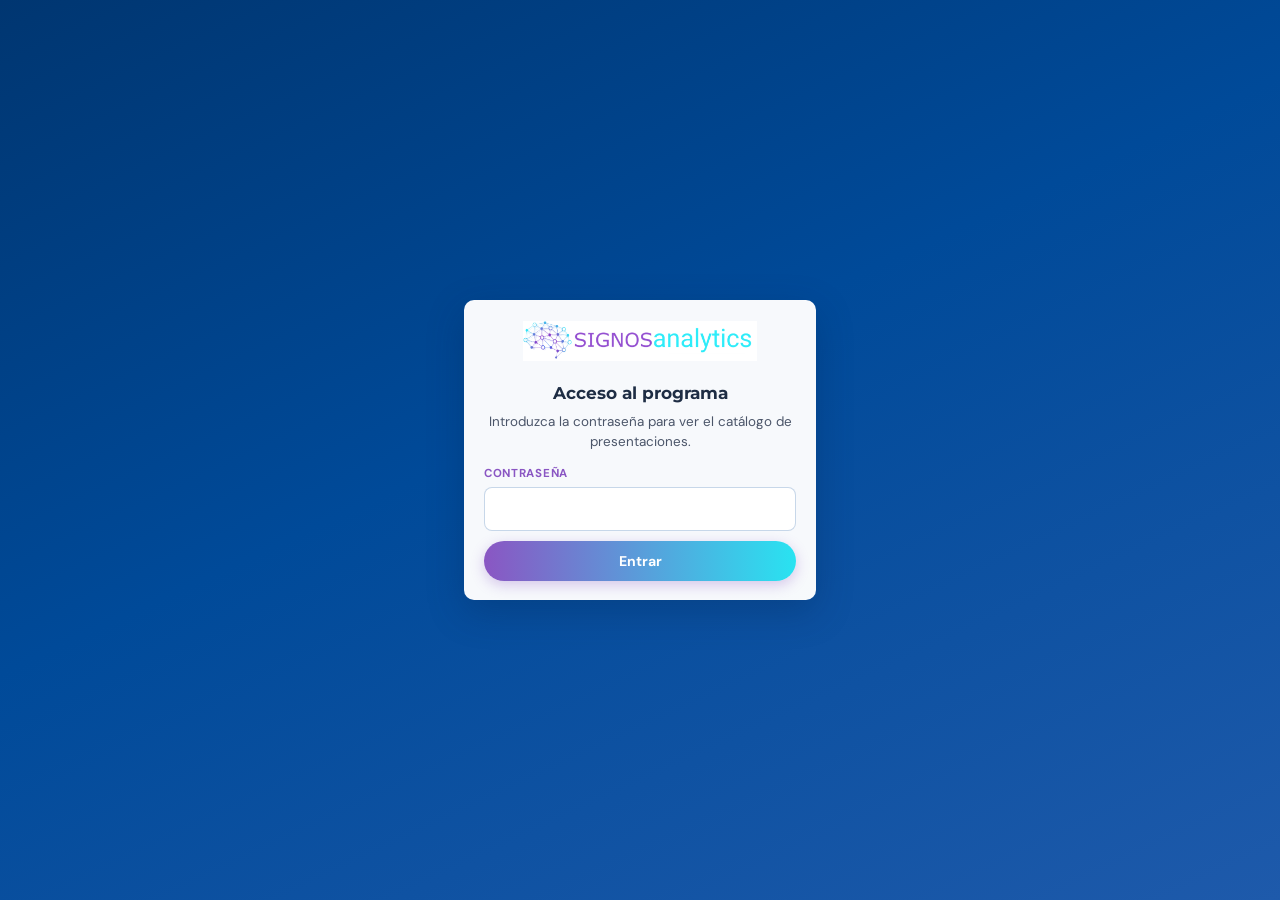
<file: index.html>
<!DOCTYPE html>
<html lang="es">
<head>
  <meta charset="utf-8" />
  <meta name="viewport" content="width=device-width, initial-scale=1" />
  <title>Programa Copiapó — SIGNOS analytics</title>
  <link rel="preconnect" href="https://fonts.googleapis.com" />
  <link rel="preconnect" href="https://fonts.gstatic.com" crossorigin />
  <link href="https://fonts.googleapis.com/css2?family=DM+Sans:ital,opsz,wght@0,9..40,400;0,9..40,600;0,9..40,700&family=Montserrat:wght@500;600;700&display=swap" rel="stylesheet" />
  <link rel="stylesheet" href="assets/deck-nav.css" />
  <style>
    :root {
      --signos-navy: #004a99;
      --signos-purple: #8a56c3;
      --signos-cyan: #29e3f1;
      --signos-navy-deep: #003671;
      --dk: #1e2d44;
      --accent: var(--signos-purple);
      --accent2: var(--signos-cyan);
      --muted: #6b7c99;
      --surface: #ffffff;
      --bg: linear-gradient(165deg, #e8f3fb 0%, #eef1f8 45%, #e4e9f2 100%);
      --shadow: 0 6px 18px rgba(0, 54, 113, 0.12);
      --radius: 10px;
      --maxw: 920px;
      --deck-chrome-top: 4.55rem;
    }
    * { box-sizing: border-box; }
    body {
      margin: 0;
      font-family: "DM Sans", system-ui, -apple-system, Segoe UI, Roboto, sans-serif;
      color: var(--dk);
      background: var(--bg);
      line-height: 1.55;
      font-size: clamp(13px, 2.2vw, 15px);
    }
    a { color: var(--signos-navy); text-decoration: none; }
    a:hover { color: var(--signos-purple); text-decoration: underline; }
    .sticky-head {
      position: sticky;
      top: 0;
      z-index: 80;
      background: rgba(255, 255, 255, 0.98);
      backdrop-filter: blur(8px);
    }
    .cover-hero {
      position: relative;
      width: 100%;
      max-width: 900px;
      margin: 0 auto;
      aspect-ratio: 16 / 9;
      max-height: min(48vh, 360px);
      min-height: 200px;
      border-radius: 0 0 var(--radius) var(--radius);
      overflow: hidden;
      box-shadow: var(--shadow);
      scroll-margin-top: 6.5rem;
    }
    .cover-bg {
      position: absolute;
      inset: 0;
      background-color: var(--signos-navy);
      background-image: url("assets/cover-signos.png");
      background-position: center center;
      background-size: contain;
      background-repeat: no-repeat;
    }
    .ficha-list--sheet {
      margin: 0.75rem 0 0;
      display: flex;
      flex-direction: column;
      gap: 0.65rem;
    }
    .slide-metodologia .ficha-item dt {
      font-family: Montserrat, system-ui, sans-serif;
      font-size: 0.68rem;
      font-weight: 700;
      letter-spacing: 0.06em;
      text-transform: uppercase;
      color: var(--signos-purple);
      margin: 0 0 0.12rem;
      text-shadow: none;
    }
    .slide-metodologia .ficha-item dd {
      margin: 0;
      font-size: 0.86rem;
      font-weight: 500;
      line-height: 1.45;
      color: var(--dk);
      text-shadow: none;
    }
    .slide-metodologia .ficha-item dd .sub-line {
      display: block;
      margin-top: 0.25rem;
      padding-left: 0.65rem;
      border-left: 3px solid var(--signos-cyan);
    }
    @media (max-width: 640px) {
      .cover-hero {
        aspect-ratio: 16 / 9;
        max-height: min(42vh, 280px);
        min-height: 160px;
        border-radius: 0;
      }
      .cover-bg {
        background-size: contain;
      }
    }
    nav.toc {
      position: relative;
      z-index: 1;
      background: transparent;
      border-bottom: none;
    }
    nav.toc .inner {
      max-width: var(--maxw);
      margin: 0 auto;
      padding: 0.38rem 0.75rem;
      display: flex;
      flex-wrap: wrap;
      gap: 0.35rem 0.5rem;
      align-items: center;
      font-size: 0.82rem;
    }
    nav.toc a {
      padding: 0.2rem 0.55rem;
      border-radius: 999px;
      background: rgba(138, 86, 195, 0.12);
      color: var(--dk);
      font-weight: 600;
    }
    nav.toc a:hover { background: rgba(41, 227, 241, 0.22); text-decoration: none; }
    main { max-width: 100%; margin: 0 auto; padding: max(4px, var(--deck-main-pad-y, 0px)) 0.45rem max(2px, env(safe-area-inset-bottom, 0px)); }
    .slide {
      background: var(--surface);
      border-radius: var(--radius);
      box-shadow: var(--shadow);
      padding: 0.75rem 0.85rem 0.85rem;
      margin-bottom: 0.35rem;
      scroll-margin-top: 4rem;
      max-width: 100%;
      overflow-x: hidden;
    }
    .slide-head h2 {
      margin: 0.25rem 0 0;
      font-size: clamp(0.95rem, 2.4vw, 1.12rem);
      letter-spacing: -0.01em;
      line-height: 1.3;
      word-break: break-word;
    }
    .pill {
      display: inline-block;
      font-size: 0.62rem;
      font-weight: 700;
      letter-spacing: 0.08em;
      text-transform: uppercase;
      color: #fff;
      background: linear-gradient(90deg, var(--signos-purple), var(--signos-cyan));
      padding: 0.12rem 0.45rem;
      border-radius: 999px;
    }
    .lead {
      margin: 0.45rem 0 0;
      color: #4b5569;
      font-size: 0.82rem;
      line-height: 1.4;
      word-break: break-word;
    }
    .slide-body {
      display: grid;
      grid-template-columns: 1fr;
      gap: 0.65rem;
      margin-top: 0.65rem;
    }
    .panel { min-width: 0; max-width: 100%; overflow: hidden; }
    .scroll-x {
      overflow-x: auto;
      -webkit-overflow-scrolling: touch;
      max-width: 100%;
    }
    .data-table {
      width: 100%;
      max-width: 100%;
      border-collapse: collapse;
      font-size: 0.78rem;
      table-layout: fixed;
    }
    .data-table th, .data-table td {
      border: 1px solid rgba(68, 84, 106, 0.12);
      padding: 0.28rem 0.38rem;
      text-align: left;
      vertical-align: top;
      word-wrap: break-word;
      overflow-wrap: anywhere;
    }
    .data-table th {
      background: rgba(0, 74, 153, 0.1);
      font-weight: 700;
      white-space: normal;
    }
    .data-table td:first-child {
      white-space: normal;
      width: 36%;
    }
    .data-table td.num { text-align: right; font-variant-numeric: tabular-nums; white-space: nowrap; width: auto; }
    .data-table.tight th, .data-table.tight td { font-size: 0.7rem; padding: 0.22rem 0.28rem; }
    .data-table.tight td:first-child { width: 28%; }
    .hbar-block { display: flex; flex-direction: column; gap: 0.35rem; }
    .hbar-row {
      display: grid;
      grid-template-columns: minmax(0, 1fr) minmax(0, 1.6fr) minmax(3.2rem, auto);
      gap: 0.35rem 0.4rem;
      align-items: center;
      max-width: 100%;
    }
    .hbar-label {
      font-size: 0.75rem;
      color: #3d475c;
      word-break: break-word;
      overflow-wrap: anywhere;
      line-height: 1.25;
      min-width: 0;
    }
    .hbar-track {
      height: 8px;
      border-radius: 999px;
      background: rgba(68, 84, 106, 0.12);
      overflow: hidden;
      display: flex;
    }
    .hbar-track.duo { gap: 0; }
    .hbar-fill {
      display: block;
      height: 100%;
      border-radius: 999px;
      background: linear-gradient(90deg, var(--signos-purple), var(--signos-cyan));
      min-width: 2px;
    }
    .hbar-fill.secondary { opacity: 0.9; }
    .hbar-pct {
      font-size: 0.72rem;
      font-weight: 600;
      color: var(--dk);
      font-variant-numeric: tabular-nums;
    }
    .stack-list { display: flex; flex-direction: column; gap: 0.5rem; }
    .stack-title {
      font-size: 0.75rem;
      font-weight: 600;
      margin-bottom: 0.22rem;
      word-break: break-word;
      overflow-wrap: anywhere;
      line-height: 1.25;
    }
    .stack-bar {
      display: flex;
      width: 100%;
      max-width: 100%;
      height: 10px;
      border-radius: 999px;
      overflow: hidden;
      background: rgba(68, 84, 106, 0.08);
    }
    .stack-seg { display: block; height: 100%; min-width: 2px; }
    .slide-block-intro {
      text-align: center;
      padding: 0.75rem 1rem 0.85rem;
      background: linear-gradient(
        95deg,
        rgba(138, 86, 195, 0.14),
        rgba(41, 227, 241, 0.12)
      );
      border: 1px solid rgba(0, 74, 153, 0.18);
    }
    .slide-block-intro h2 {
      margin: 0;
      font-family: Montserrat, system-ui, sans-serif;
      font-size: clamp(0.95rem, 2.5vw, 1.08rem);
      font-weight: 700;
      color: var(--signos-navy-deep);
      letter-spacing: 0.04em;
      text-transform: uppercase;
    }
    .slide-block-intro .lead { margin: 0.35rem 0 0; font-size: 0.78rem; }
    footer {
      text-align: center;
      padding: 0.45rem 0.5rem 0.65rem;
      color: #6b7284;
      font-size: 0.78rem;
    }

    /* Hub Programa Copiapo — tall laminas, logo inside each */
    .slide.lamina-cover.deck-fill-slide {
      justify-content: center;
      padding-top: 1.25rem;
    }
    .slide.lamina-cover {
      position: relative;
      display: flex;
      flex-direction: column;
      align-items: center;
      justify-content: center;
      text-align: center;
      padding: 2rem 1.25rem;
      overflow: hidden;
      background: linear-gradient(
        155deg,
        var(--signos-navy-deep) 0%,
        var(--signos-navy) 42%,
        #1e5aab 72%,
        #4d2f8f 115%
      );
      color: #fff;
      box-shadow: var(--shadow);
    }
    .slide.lamina-cover .lamina-glow {
      position: absolute;
      width: 120%;
      height: 55%;
      top: -12%;
      left: -10%;
      background: radial-gradient(ellipse, rgba(41,227,241,.28) 0%, transparent 55%);
      pointer-events: none;
    }
    .slide.lamina-cover .lamina-inner { position: relative; z-index: 1; max-width: 28rem; width: 100%; }
    .slide.lamina-cover .lamina-brand {
      font-size: 0.72rem;
      font-weight: 700;
      letter-spacing: 0.14em;
      text-transform: uppercase;
      opacity: 0.9;
      margin-bottom: 0.75rem;
    }
    .slide.lamina-cover h1 {
      font-family: Montserrat, system-ui, sans-serif;
      font-weight: 700;
      font-size: clamp(1.5rem, 5vw, 2.05rem);
      line-height: 1.18;
      margin: 0 0 0.65rem;
      text-shadow: 0 2px 20px rgba(0,0,0,.2);
    }
    .slide.lamina-cover .lamina-tagline {
      font-size: 0.92rem;
      line-height: 1.48;
      color: rgba(255,255,255,.9);
      margin: 0;
    }
    .slide-cta.deck-fill-slide {
      justify-content: center;
    }
    .slide-cta .deck-link {
      display: inline-flex;
      align-items: center;
      justify-content: center;
      margin-top: 0.85rem;
      padding: 0.55rem 1.15rem;
      border-radius: 999px;
      font-weight: 700;
      font-size: 0.85rem;
      color: #fff !important;
      background: linear-gradient(90deg, var(--signos-purple), var(--signos-cyan));
      text-decoration: none !important;
      box-shadow: 0 4px 14px rgba(138,86,195,.35);
    }
    .slide-cta .deck-link:hover { filter: brightness(1.05); text-decoration: none !important; }

    /* Hub password gate (index only) */
    .hub-auth-screen {
      position: fixed;
      inset: 0;
      z-index: 1200;
      display: flex;
      align-items: center;
      justify-content: center;
      padding: 1.25rem;
      background: linear-gradient(155deg, var(--signos-navy-deep) 0%, var(--signos-navy) 45%, #1e5aab 100%);
    }
    .hub-auth-screen--done {
      display: none;
    }
    .hub-auth-card {
      width: min(100%, 22rem);
      padding: 1.35rem 1.25rem 1.2rem;
      border-radius: var(--radius);
      background: rgba(255, 255, 255, 0.97);
      box-shadow: 0 12px 36px rgba(0, 36, 80, 0.28);
      text-align: center;
    }
    .hub-auth-card img {
      height: clamp(28px, 5vw, 40px);
      width: auto;
      margin-bottom: 0.65rem;
    }
    .hub-auth-card h1 {
      margin: 0 0 0.35rem;
      font-family: Montserrat, system-ui, sans-serif;
      font-size: 1.05rem;
      color: var(--signos-deep);
    }
    .hub-auth-card p {
      margin: 0 0 0.85rem;
      font-size: 0.84rem;
      color: #4b5569;
      line-height: 1.45;
    }
    .hub-auth-card label {
      display: block;
      text-align: left;
      font-size: 0.72rem;
      font-weight: 700;
      letter-spacing: 0.06em;
      text-transform: uppercase;
      color: var(--signos-purple);
      margin-bottom: 0.28rem;
    }
    .hub-auth-card input[type="password"] {
      width: 100%;
      padding: 0.55rem 0.65rem;
      border-radius: 8px;
      border: 1px solid rgba(0, 74, 153, 0.22);
      font: inherit;
      font-size: 0.95rem;
    }
    .hub-auth-card input[type="password"]:focus {
      outline: 2px solid rgba(41, 227, 241, 0.55);
      outline-offset: 2px;
    }
    .hub-auth-card button {
      margin-top: 0.65rem;
      width: 100%;
      padding: 0.55rem 0.75rem;
      border: none;
      border-radius: 999px;
      font: inherit;
      font-weight: 700;
      font-size: 0.88rem;
      color: #fff;
      cursor: pointer;
      background: linear-gradient(90deg, var(--signos-purple), var(--signos-cyan));
      box-shadow: 0 4px 14px rgba(138, 86, 195, 0.32);
    }
    .hub-auth-card button:hover {
      filter: brightness(1.04);
    }
    #hub-auth-error {
      margin-top: 0.45rem;
      font-size: 0.78rem;
      color: #8b2c2c;
      text-align: left;
    }
    #hub-app:not(.hub-app--ready) {
      visibility: hidden;
      pointer-events: none;
    }

  </style>
</head>
<body class="has-deck-nav">
  <div id="hub-auth-screen" class="hub-auth-screen" role="dialog" aria-modal="true" aria-labelledby="hub-auth-title">
    <div class="hub-auth-card">
      <img src="assets/logo-signos.png" alt="SIGNOS analytics" width="160" height="36" decoding="async" />
      <h1 id="hub-auth-title">Acceso al programa</h1>
      <p>Introduzca la contraseña para ver el catálogo de presentaciones.</p>
      <form id="hub-auth-form" autocomplete="off">
        <label for="hub-auth-pass">Contraseña</label>
        <input id="hub-auth-pass" name="pass" type="password" required autocomplete="current-password" />
        <button type="submit">Entrar</button>
        <p id="hub-auth-error" hidden></p>
      </form>
    </div>
  </div>

  <div id="hub-app" hidden>
  <div class="sticky-head sticky-head--compact">
    <nav class="toc" aria-label="Índice de laminas">
      <div class="inner">
        <span style="font-weight:700;margin-right:0.35rem;color:var(--dk)">Ir a:</span>
        <a href="#portada">Programa Copiapó</a><a href="#atacama-vargas">Atacama · Vargas</a><a href="#deck-catalogo">Presentaciones</a>
      </div>
    </nav>
    <nav id="deck-catalogo" class="deck-catalog" aria-label="Todas las presentaciones SIGNOS">
      <div class="deck-catalog-inner">
        <span class="deck-catalog-title">Presentaciones:</span>
        <a href="index.html" aria-current="page">Programa Copiapó</a>
        <a href="presentacion_vargas.html">Atacama · Vargas</a>
        <a href="presentacion_atacama_pulse_ia.html">Atacama Pulse AI</a>
        <a href="presentacion_smartagro_mosca.html">SMARTAGRO</a>
        <a href="presentacion_cooperacion_atacama_pais_vasco.html">Cooperación Chile–País Vasco</a>
        <a href="presentacion_smartgore_atacama_nemoclaw.html">SmartGore Atacama · NemoClaw</a>
      </div>
    </nav>
  </div>
  <main>
<section class="slide lamina-cover deck-fill-slide" id="portada" aria-labelledby="titulo-programa">
  <div class="lamina-glow" aria-hidden="true"></div>
  <div class="lamina-inner">
    <p class="slide-brand slide-brand--dark"><a href="#portada" aria-label="SIGNOS analytics"><img src="assets/logo-signos.png" alt="SIGNOS analytics" width="160" height="36" decoding="async" /></a></p>
    <h1 id="titulo-programa">Programa Copiapó</h1>
    <p class="lamina-tagline">Presentaciones y evidencia regional desde Atacama. Esta portada sirve como inicio del recorrido: la siguiente lámina enlaza directamente el deck regional <strong style="font-weight:700;color:#b8f6ff">Atacama · Vargas</strong>.</p>
  </div>
</section>

<section class="slide slide-cta deck-fill-slide" id="atacama-vargas" aria-labelledby="titulo-vargas">
  <p class="slide-brand"><a href="#portada" aria-label="SIGNOS analytics"><img src="assets/logo-signos.png" alt="SIGNOS analytics" width="160" height="36" decoding="async" /></a></p>
  <span class="pill">Encuesta regional</span>
  <header class="slide-head">
    <h2 id="titulo-vargas">Atacama · Vargas</h2>
    <p class="lead">Continúe con los resultados de la encuesta regional Atacama: percepción ciudadana y foco en la gestión del GORE Atacama y del gobernador regional.</p>
  </header>
  <p><a class="deck-link" href="presentacion_vargas.html">Abrir presentación Atacama · Vargas →</a></p>
</section>
  </main>

  <footer>
    Programa Copiapó · SIGNOS analytics · Catálogo de presentaciones.
  </footer>
<nav class="deck-nav-fixed" aria-label="Navegación entre presentaciones">
    <a class="deck-nav-link deck-nav-prev" href="presentacion_smartgore_atacama_nemoclaw.html">← Anterior</a>
    <a class="deck-nav-link deck-nav-hub" href="#deck-catalogo">Índice</a>
    <a class="deck-nav-link deck-nav-next" href="presentacion_vargas.html">Siguiente →</a>
  </nav>
  </div>

  <script src="assets/hub-gate.js" defer></script>
</body>
</html>
</file>
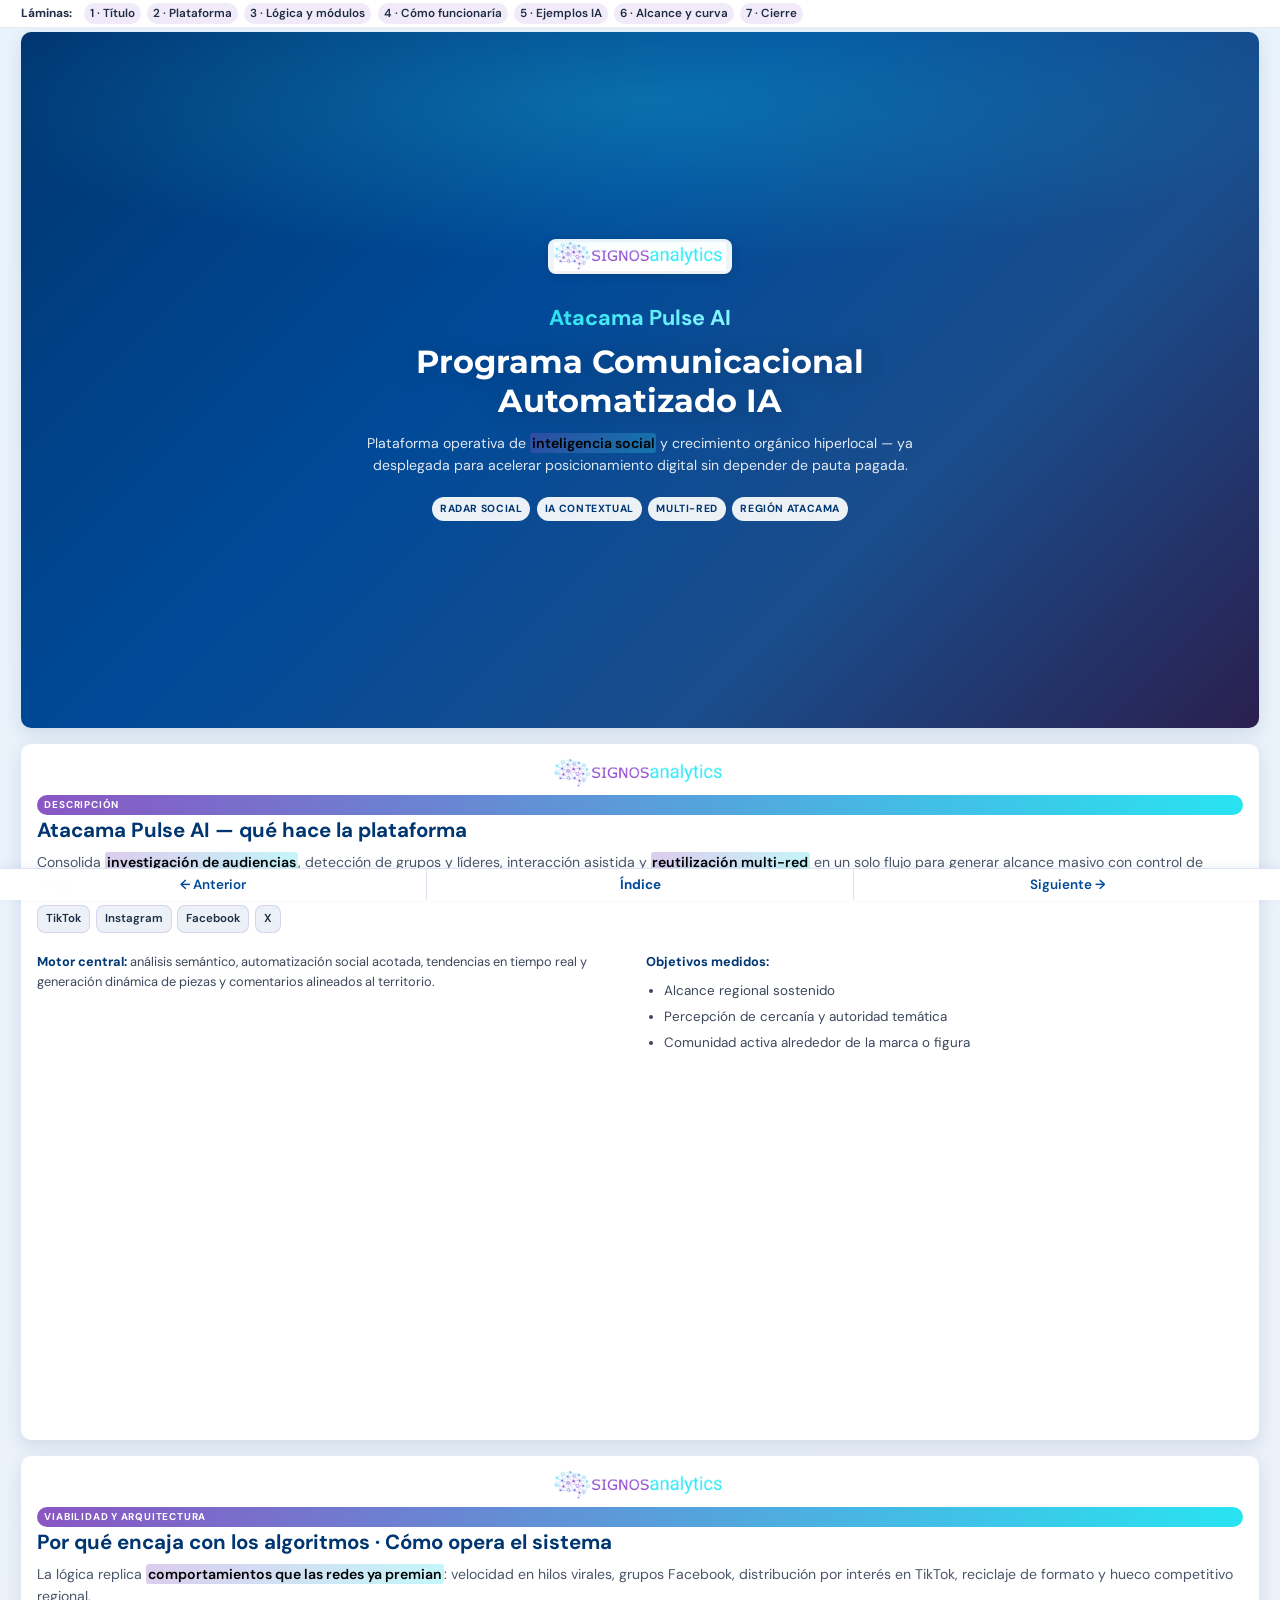
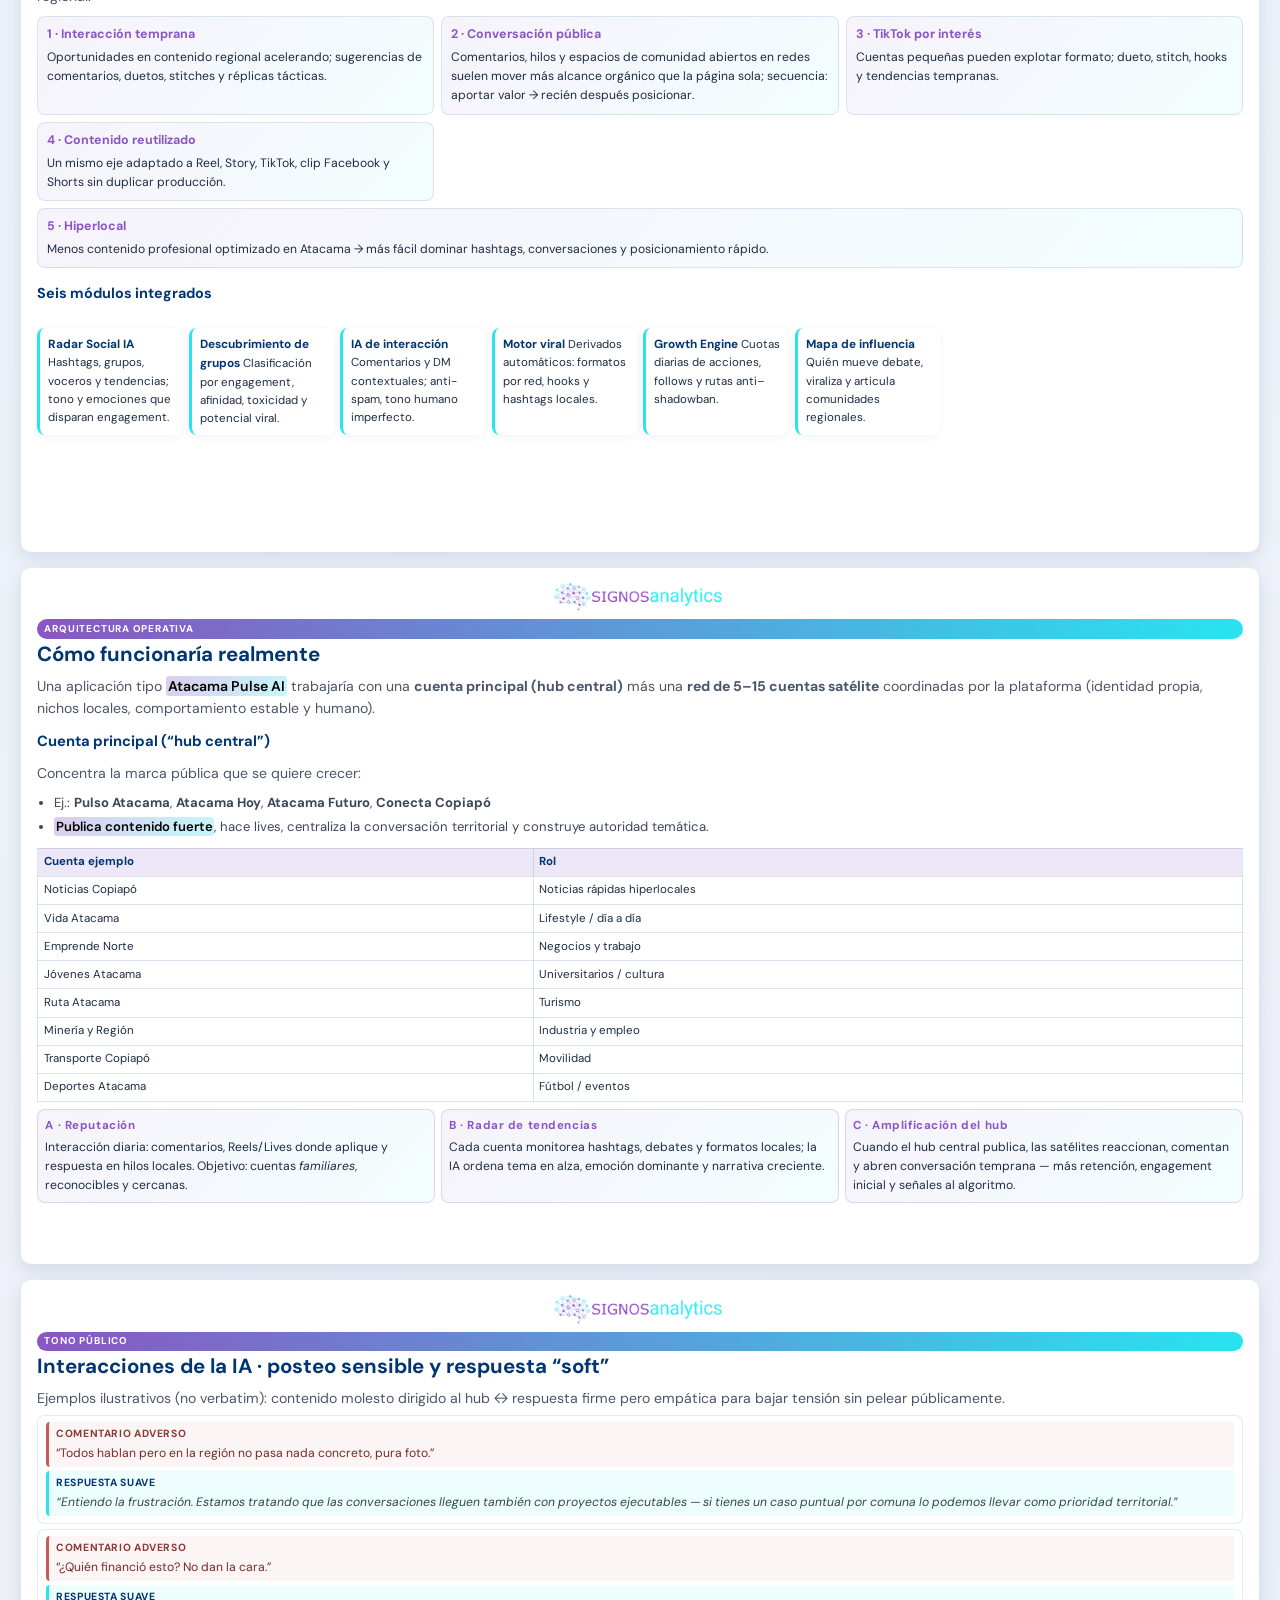
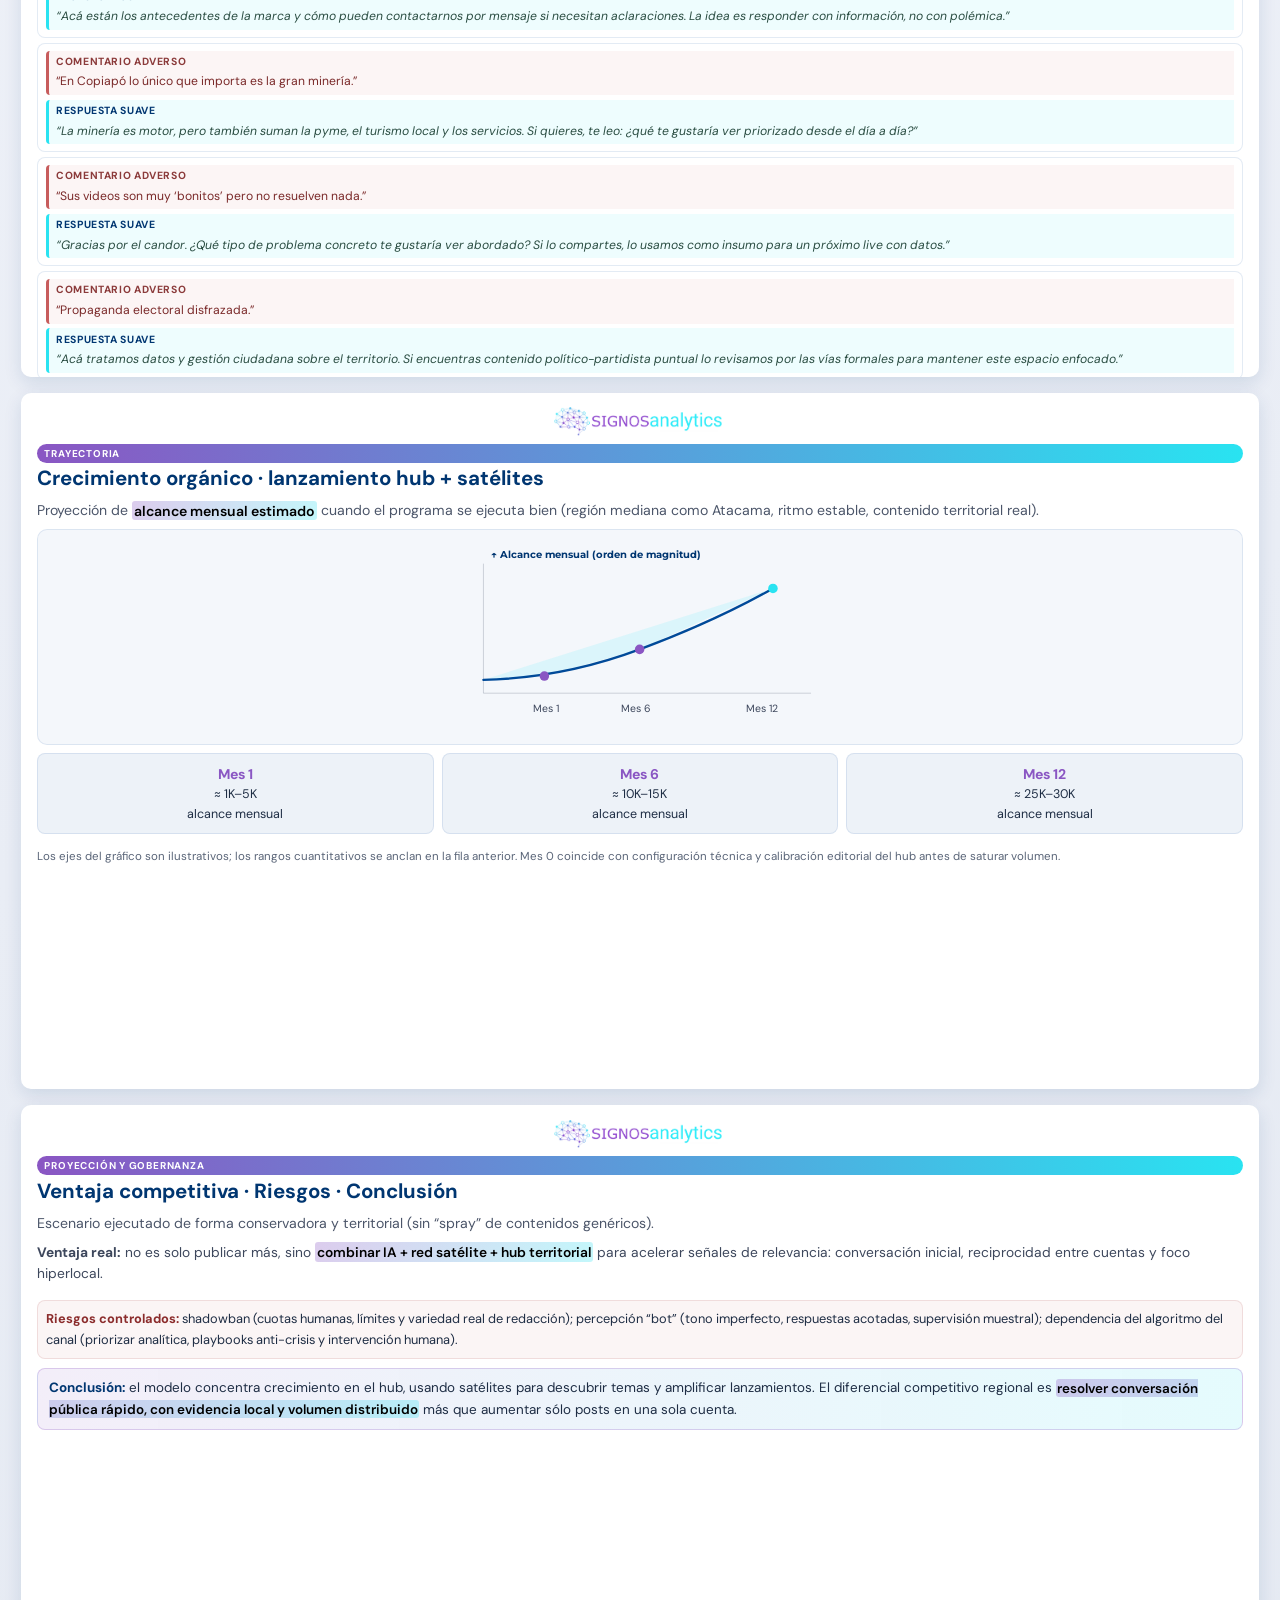
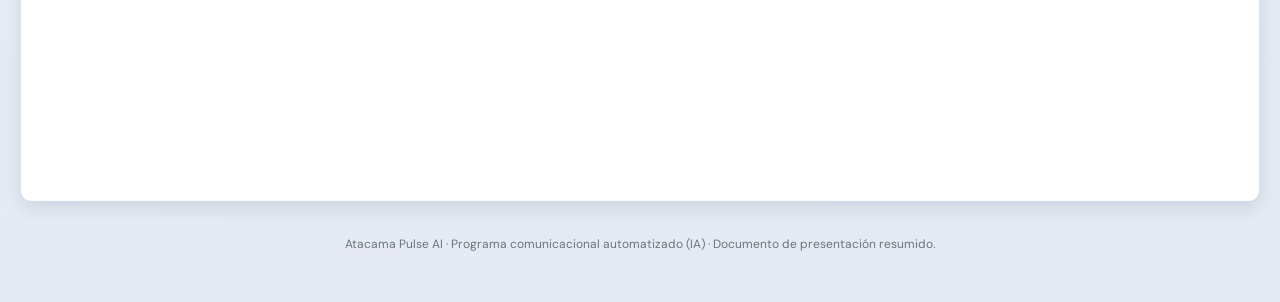
<file: presentacion_atacama_pulse_ia.html>
<!DOCTYPE html>
<html lang="es">
<head>
  <meta charset="utf-8" />
  <meta name="viewport" content="width=device-width, initial-scale=1" />
  <title>Programa Comunicacional Automatizado IA — Atacama Pulse AI</title>
  <link rel="preconnect" href="https://fonts.googleapis.com" />
  <link rel="preconnect" href="https://fonts.gstatic.com" crossorigin />
  <link href="https://fonts.googleapis.com/css2?family=DM+Sans:wght@400;600;700&family=Montserrat:wght@600;700&display=swap" rel="stylesheet" />
  <link rel="stylesheet" href="assets/deck-nav.css" />
  <style>
    :root {
      --signos-navy: #004a99;
      --signos-purple: #8a56c3;
      --signos-cyan: #29e3f1;
      --signos-deep: #003671;
      --dk: #1e2d44;
      --surface: #fff;
      --bg: linear-gradient(165deg, #e8f3fb 0%, #eef1f8 50%, #e4e9f2 100%);
      --shadow: 0 6px 18px rgba(0, 54, 113, 0.12);
      --radius: 10px;
      --maxw: 920px;
      --deck-chrome-top: 3.35rem;
    }
    @media (prefers-reduced-motion: reduce) {
      .slide-reveal, .anim-item, .cover-glow { animation: none !important; opacity: 1 !important; transform: none !important; transition: none !important; }
    }
    * { box-sizing: border-box; }
    body { margin: 0; font-family: "DM Sans", system-ui, sans-serif; color: var(--dk); background: var(--bg); font-size: clamp(14px, 1.5vw, 16px); line-height: 1.55; }
    .sticky-head { position: sticky; top: 0; z-index: 80; background: rgba(255,255,255,.98); backdrop-filter: blur(8px); }
    nav.toc .inner { max-width: var(--maxw); margin: 0 auto; padding: .45rem 1rem; display: flex; flex-wrap: wrap; gap: .35rem; align-items: center; font-size: .78rem; }
    nav.toc a { padding: .2rem .55rem; border-radius: 999px; background: rgba(138,86,195,.12); color: var(--dk); font-weight: 600; text-decoration: none; }
    nav.toc a:hover { background: rgba(41,227,241,.22); }
    main { max-width: var(--maxw); margin: 0 auto; padding: .85rem .75rem 2.5rem; }

    /* Slide 1 — title lamina */
    .cover-lamina {
      position: relative;
      min-height: min(72vh, 520px);
      border-radius: var(--radius);
      overflow: hidden;
      box-shadow: var(--shadow);
      margin-bottom: 1rem;
      scroll-margin-top: 5.5rem;
      background: linear-gradient(135deg, var(--signos-deep) 0%, var(--signos-navy) 40%, #1a4d8c 70%, #2a1f4e 100%);
      display: flex;
      flex-direction: column;
      justify-content: center;
      align-items: center;
      text-align: center;
      padding: 2rem 1.25rem;
    }
    .cover-glow {
      position: absolute;
      width: 140%;
      height: 60%;
      top: -20%;
      left: -20%;
      background: radial-gradient(ellipse, rgba(41,227,241,.25) 0%, transparent 55%);
      pointer-events: none;
      animation: glowDrift 8s ease-in-out infinite alternate;
    }
    @keyframes glowDrift {
      from { transform: translate(-2%, 0) scale(1); opacity: .8; }
      to { transform: translate(4%, 2%) scale(1.05); opacity: 1; }
    }
    .cover-content { position: relative; z-index: 1; max-width: 36rem; }
    .cover-lamina h1 {
      font-family: "Montserrat", sans-serif;
      font-size: clamp(1.35rem, 4.2vw, 2rem);
      font-weight: 700;
      color: #fff;
      margin: 0 0 .75rem;
      line-height: 1.2;
      text-shadow: 0 2px 24px rgba(0,0,0,.25);
      animation: titleIn .9s ease .15s both;
    }
    @keyframes titleIn {
      from { opacity: 0; transform: translateY(20px); }
      to { opacity: 1; transform: translateY(0); }
    }
    .cover-product {
      display: inline-block;
      font-size: clamp(1rem, 2.8vw, 1.35rem);
      font-weight: 700;
      background: linear-gradient(90deg, var(--signos-cyan), #8af5ff);
      -webkit-background-clip: text;
      background-clip: text;
      color: transparent;
      margin-bottom: .5rem;
      animation: titleIn .85s ease .35s both;
    }
    .cover-tagline {
      color: rgba(255,255,255,.88);
      font-size: .88rem;
      margin: 0;
      animation: titleIn .8s ease .55s both;
    }
    .cover-badges { margin-top: 1.25rem; display: flex; flex-wrap: wrap; gap: .4rem; justify-content: center; animation: titleIn .75s ease .75s both; }
    .cover-badges span {
      font-size: .65rem;
      font-weight: 700;
      letter-spacing: .06em;
      text-transform: uppercase;
      color: var(--signos-deep);
      background: rgba(255,255,255,.92);
      padding: .25rem .5rem;
      border-radius: 999px;
    }

    .slide {
      background: var(--surface);
      border-radius: var(--radius);
      box-shadow: var(--shadow);
      padding: .85rem 1rem;
      margin-bottom: 1rem;
      scroll-margin-top: 5.5rem;
    }
    .slide-reveal { opacity: 0; transform: translateY(18px); transition: opacity .55s ease, transform .55s ease; }
    .slide-reveal.is-visible { opacity: 1; transform: translateY(0); }
    .slide-reveal.is-visible .anim-item { animation: fadeInUp .48s ease backwards; }
    .slide-reveal.is-visible .anim-item:nth-child(1) { animation-delay: .04s; }
    .slide-reveal.is-visible .anim-item:nth-child(2) { animation-delay: .08s; }
    .slide-reveal.is-visible .anim-item:nth-child(3) { animation-delay: .12s; }
    .slide-reveal.is-visible .anim-item:nth-child(4) { animation-delay: .16s; }
    .slide-reveal.is-visible .anim-item:nth-child(5) { animation-delay: .2s; }
    .slide-reveal.is-visible .anim-item:nth-child(6) { animation-delay: .24s; }
    .slide-reveal.is-visible .anim-item:nth-child(n+7) { animation-delay: .28s; }
    .slide-reveal.is-visible .mod-card:nth-child(1) { animation-delay: .03s; }
    .slide-reveal.is-visible .mod-card:nth-child(2) { animation-delay: .06s; }
    .slide-reveal.is-visible .mod-card:nth-child(3) { animation-delay: .09s; }
    .slide-reveal.is-visible .mod-card:nth-child(4) { animation-delay: .12s; }
    .slide-reveal.is-visible .mod-card:nth-child(5) { animation-delay: .15s; }
    .slide-reveal.is-visible .mod-card:nth-child(6) { animation-delay: .18s; }
    @keyframes fadeInUp {
      from { opacity: 0; transform: translateY(12px); }
      to { opacity: 1; transform: translateY(0); }
    }

    .pill { display: inline-block; font-size: .62rem; font-weight: 700; letter-spacing: .08em; text-transform: uppercase; color: #fff; background: linear-gradient(90deg, var(--signos-purple), var(--signos-cyan)); padding: .12rem .45rem; border-radius: 999px; }
    h2 { margin: .2rem 0 0; font-size: clamp(1.05rem, 2.3vw, 1.28rem); line-height: 1.26; color: var(--signos-deep); }
    h3.slide-h3 { margin: .65rem 0 .25rem; font-size: .92rem; color: var(--signos-deep); }
    .lead { color: #4b5569; font-size: .88rem; margin: .45rem 0 0; }
    .chips { display: flex; flex-wrap: wrap; gap: .35rem; margin: .6rem 0 0; }
    .chip {
      font-size: .72rem;
      font-weight: 600;
      padding: .25rem .5rem;
      border-radius: 8px;
      background: rgba(0,74,153,.08);
      border: 1px solid rgba(138,86,195,.2);
    }
    .two-col { display: grid; gap: .75rem; margin-top: .65rem; }
    @media (min-width: 720px) { .two-col { grid-template-columns: 1fr 1fr; } }
    .mini-list { margin: .5rem 0 0; padding-left: 1.1rem; font-size: .84rem; color: #3d475c; }
    .mini-list li { margin: .28rem 0; }
    .val-grid { display: grid; gap: .45rem; margin-top: .55rem; }
    @media (min-width: 640px) { .val-grid { grid-template-columns: repeat(2, 1fr); } }
    @media (min-width: 900px) { .val-grid { grid-template-columns: repeat(3, 1fr); } }
    .val-card {
      font-size: .76rem;
      padding: .5rem .55rem;
      border-radius: 8px;
      border: 1px solid rgba(0,74,153,.12);
      background: linear-gradient(135deg, rgba(138,86,195,.07), rgba(41,227,241,.06));
    }
    .val-card strong { display: block; color: var(--signos-purple); font-size: .78rem; margin-bottom: .2rem; }
    .mod-grid { display: grid; gap: .4rem; margin-top: .55rem; grid-template-columns: repeat(auto-fill, minmax(140px, 1fr)); }
    .mod-card {
      font-size: .72rem;
      padding: .45rem .5rem;
      border-radius: 8px;
      background: rgba(255,255,255,.95);
      border-left: 3px solid var(--signos-cyan);
      box-shadow: 0 2px 8px rgba(0,54,113,.06);
    }
    .mod-card b { color: var(--signos-deep); font-size: .74rem; }
    .growth-row { display: grid; grid-template-columns: 1fr 1fr; gap: .5rem; font-size: .78rem; margin: .5rem 0; }
    @media (min-width: 560px) { .growth-row { grid-template-columns: repeat(3, 1fr); } }
    .growth-cell {
      text-align: center;
      padding: .55rem .4rem;
      border-radius: 8px;
      background: rgba(0,74,153,.07);
      border: 1px solid rgba(0,74,153,.1);
    }
    .growth-cell em { display: block; font-style: normal; font-weight: 700; color: var(--signos-purple); font-size: .88rem; }
    .org-chart-wrap { margin: .45rem 0 0; padding: .45rem; border-radius: 10px; background: rgba(0,74,153,.045); border: 1px solid rgba(0,74,153,.1); }
    .org-chart-wrap svg { width: 100%; height: auto; max-height: 200px; display: block; }
    .sat-table-wrap { overflow-x: auto; margin-top: .4rem; -webkit-overflow-scrolling: touch; }
    table.sat-table { width: 100%; border-collapse: collapse; font-size: .72rem; }
    table.sat-table th, table.sat-table td { border: 1px solid rgba(0,74,153,.14); padding: .28rem .35rem; text-align: left; vertical-align: top; }
    table.sat-table th { background: rgba(138,86,195,.14); font-weight: 700; color: var(--signos-deep); }
    .hub-list { margin: .35rem 0 0; padding-left: 1.05rem; font-size: .82rem; color: #3d475c; }
    .hub-list li { margin: .22rem 0; }
    .abc-block { margin-top: .45rem; display: grid; gap: .35rem; }
    @media (min-width: 720px) { .abc-block { grid-template-columns: repeat(3, 1fr); } }
    .abc-card { font-size: .76rem; padding: .4rem .45rem; border-radius: 8px; border: 1px solid rgba(138,86,195,.22); background: linear-gradient(135deg, rgba(138,86,195,.07), rgba(41,227,241,.06)); }
    .abc-card strong { display: block; color: var(--signos-purple); font-size: .72rem; margin-bottom: .2rem; letter-spacing: .05em; }
    .ia-pair { margin-top: .32rem; padding: .42rem .48rem; border-radius: 8px; border: 1px solid rgba(0,74,153,.11); background: rgba(255,255,255,.94); font-size: .76rem; }
    .ia-neg { color: #7a2929; margin: 0 0 .28rem; padding: .22rem .32rem .22rem .45rem; border-left: 3px solid #c75c5c; background: rgba(199,92,92,.06); border-radius: 4px 0 0 4px; }
    .ia-neg span { font-size: .65rem; font-weight: 700; text-transform: uppercase; letter-spacing: .06em; color: #8b3a3a; display: block; margin-bottom: .12rem; }
    .ia-soft { color: #2a4d42; margin: 0; padding: .22rem .32rem .22rem .45rem; border-left: 3px solid var(--signos-cyan); background: rgba(41,227,241,.08); border-radius: 4px 0 0 4px; font-style: italic; }
    .ia-soft span { font-size: .65rem; font-weight: 700; text-transform: uppercase; letter-spacing: .06em; color: var(--signos-deep); display: block; margin-bottom: .12rem; font-style: normal; }
    .reach-note { font-size: .72rem; color: #5a6578; margin: .35rem 0 0; }
    .risk-block { font-size: .8rem; margin-top: .5rem; padding: .5rem; border-radius: 8px; background: rgba(180,80,80,.06); border: 1px solid rgba(180,80,80,.15); }
    .risk-block strong { color: #8b2c2c; }
    .conclusion {
      margin-top: .55rem;
      padding: .55rem .65rem;
      border-radius: 8px;
      font-size: .84rem;
      background: linear-gradient(90deg, rgba(138,86,195,.1), rgba(41,227,241,.12));
      border: 1px solid rgba(138,86,195,.25);
    }
    footer { text-align: center; padding: 1rem; color: #6b7284; font-size: .75rem; }
    mark.hl { background: linear-gradient(120deg, rgba(138,86,195,.3), rgba(41,227,241,.28)); font-weight: 600; padding: .06em .12em; border-radius: 3px; }


    body.has-deck-nav main {
      padding: max(4px, var(--deck-main-pad-y, 0px)) 0.45rem max(2px, env(safe-area-inset-bottom, 0px)) !important;
    }

  </style>
</head>
<body class="has-deck-nav">
  <div class="sticky-head sticky-head--compact"><nav class="toc" aria-label="Índice">
      <div class="inner">
        <strong style="margin-right:.35rem;color:var(--dk)">Láminas:</strong>
        <a href="#lamina1">1 · Título</a>
        <a href="#lamina2">2 · Plataforma</a>
        <a href="#lamina3">3 · Lógica y módulos</a>
        <a href="#lamina4">4 · Cómo funcionaría</a>
        <a href="#lamina5">5 · Ejemplos IA</a>
        <a href="#lamina6">6 · Alcance y curva</a>
        <a href="#lamina7">7 · Cierre</a>
      </div>
    </nav>
  </div>

  <main>
    <!-- Lámina 1 -->
    <header class="cover-lamina slide-reveal deck-fill-slide" id="lamina1" aria-label="Portada">
            <p class="slide-brand slide-brand--dark"><a href="#lamina1"><img src="assets/logo-signos.png" alt="SIGNOS analytics" width="160" height="36" decoding="async" /></a></p>
      <div class="cover-glow" aria-hidden="true"></div>
      <div class="cover-content">
        <p class="cover-product">Atacama Pulse AI</p>
        <h1>Programa Comunicacional<br />Automatizado IA</h1>
        <p class="cover-tagline">Plataforma operativa de <mark class="hl">inteligencia social</mark> y crecimiento orgánico hiperlocal — ya desplegada para acelerar posicionamiento digital sin depender de pauta pagada.</p>
        <div class="cover-badges">
          <span>Radar social</span>
          <span>IA contextual</span>
          <span>Multi-red</span>
          <span>Región Atacama</span>
        </div>
      </div>
    </header>

    <!-- Lámina 2 -->
    <section class="slide deck-fill-slide slide-reveal" id="lamina2">
  <p class="slide-brand"><a href="#lamina1"><img src="assets/logo-signos.png" alt="SIGNOS analytics" width="160" height="36" decoding="async" /></a></p>

      <span class="pill anim-item">Descripción</span>
      <h2 class="anim-item">Atacama Pulse AI — qué hace la plataforma</h2>
      <p class="lead anim-item">Consolida <mark class="hl">investigación de audiencias</mark>, detección de grupos y líderes, interacción asistida y <mark class="hl">reutilización multi-red</mark> en un solo flujo para generar alcance masivo con control de riesgo.</p>
      <div class="chips anim-item">
        <span class="chip">TikTok</span>
        <span class="chip">Instagram</span>
        <span class="chip">Facebook</span>
        <span class="chip">X</span>
      </div>
      <div class="two-col">
        <div class="anim-item">
          <p style="font-size:.8rem;margin:.55rem 0 0;color:#3d475c"><strong style="color:var(--signos-deep)">Motor central:</strong> análisis semántico, automatización social acotada, tendencias en tiempo real y generación dinámica de piezas y comentarios alineados al territorio.</p>
        </div>
        <div class="anim-item">
          <p style="font-size:.8rem;margin:.55rem 0 0;color:#3d475c"><strong style="color:var(--signos-deep)">Objetivos medidos:</strong></p>
          <ul class="mini-list">
            <li>Alcance regional sostenido</li>
            <li>Percepción de cercanía y autoridad temática</li>
            <li>Comunidad activa alrededor de la marca o figura</li>
          </ul>
        </div>
      </div>
    </section>

    <!-- Lámina 3 -->
    <section class="slide deck-fill-slide slide-reveal" id="lamina3">
  <p class="slide-brand"><a href="#lamina1"><img src="assets/logo-signos.png" alt="SIGNOS analytics" width="160" height="36" decoding="async" /></a></p>

      <span class="pill anim-item">Viabilidad y arquitectura</span>
      <h2 class="anim-item">Por qué encaja con los algoritmos · Cómo opera el sistema</h2>
      <p class="lead anim-item">La lógica replica <mark class="hl">comportamientos que las redes ya premian</mark>: velocidad en hilos virales, grupos Facebook, distribución por interés en TikTok, reciclaje de formato y hueco competitivo regional.</p>
      <div class="val-grid">
        <div class="val-card anim-item"><strong>1 · Interacción temprana</strong>Oportunidades en contenido regional acelerando; sugerencias de comentarios, duetos, stitches y réplicas tácticas.</div>
        <div class="val-card anim-item"><strong>2 · Conversación pública</strong>Comentarios, hilos y espacios de comunidad abiertos en redes suelen mover más alcance orgánico que la página sola; secuencia: aportar valor → recién después posicionar.</div>
        <div class="val-card anim-item"><strong>3 · TikTok por interés</strong>Cuentas pequeñas pueden explotar formato; dueto, stitch, hooks y tendencias tempranas.</div>
        <div class="val-card anim-item"><strong>4 · Contenido reutilizado</strong>Un mismo eje adaptado a Reel, Story, TikTok, clip Facebook y Shorts sin duplicar producción.</div>
        <div class="val-card anim-item" style="grid-column:1/-1;"><strong>5 · Hiperlocal</strong>Menos contenido profesional optimizado en Atacama → más fácil dominar hashtags, conversaciones y posicionamiento rápido.</div>
      </div>
      <h3 style="margin-top:.85rem;font-size:.9rem;color:var(--signos-deep)" class="anim-item">Seis módulos integrados</h3>
      <div class="mod-grid">
        <div class="mod-card"><b>Radar Social IA</b> Hashtags, grupos, voceros y tendencias; tono y emociones que disparan engagement.</div>
        <div class="mod-card"><b>Descubrimiento de grupos</b> Clasificación por engagement, afinidad, toxicidad y potencial viral.</div>
        <div class="mod-card"><b>IA de interacción</b> Comentarios y DM contextuales; anti-spam, tono humano imperfecto.</div>
        <div class="mod-card"><b>Motor viral</b> Derivados automáticos: formatos por red, hooks y hashtags locales.</div>
        <div class="mod-card"><b>Growth Engine</b> Cuotas diarias de acciones, follows y rutas anti–shadowban.</div>
        <div class="mod-card"><b>Mapa de influencia</b> Quién mueve debate, viraliza y articula comunidades regionales.</div>
      </div>
    </section>

    <!-- Lámina 4 -->
    <section class="slide deck-fill-slide slide-reveal" id="lamina4">
  <p class="slide-brand"><a href="#lamina1"><img src="assets/logo-signos.png" alt="SIGNOS analytics" width="160" height="36" decoding="async" /></a></p>

      <span class="pill anim-item">Arquitectura operativa</span>
      <h2 class="anim-item">Cómo funcionaría realmente</h2>
      <p class="lead anim-item">Una aplicación tipo <mark class="hl">Atacama Pulse AI</mark> trabajaría con una <strong>cuenta principal (hub central)</strong> más una <strong>red de 5–15 cuentas satélite</strong> coordinadas por la plataforma (identidad propia, nichos locales, comportamiento estable y humano).</p>
      <h3 class="slide-h3 anim-item">Cuenta principal (“hub central”)</h3>
      <p class="lead anim-item" style="margin-top:.28rem;">Concentra la marca pública que se quiere crecer:</p>
      <ul class="hub-list anim-item">
        <li>Ej.: <strong>Pulso Atacama</strong>, <strong>Atacama Hoy</strong>, <strong>Atacama Futuro</strong>, <strong>Conecta Copiapó</strong></li>
        <li><mark class="hl">Publica contenido fuerte</mark>, hace lives, centraliza la conversación territorial y construye autoridad temática.</li>
      </ul>
      <div class="sat-table-wrap anim-item">
        <table class="sat-table">
          <thead><tr><th>Cuenta ejemplo</th><th>Rol</th></tr></thead>
          <tbody>
            <tr><td>Noticias Copiapó</td><td>Noticias rápidas hiperlocales</td></tr>
            <tr><td>Vida Atacama</td><td>Lifestyle / día a día</td></tr>
            <tr><td>Emprende Norte</td><td>Negocios y trabajo</td></tr>
            <tr><td>Jóvenes Atacama</td><td>Universitarios / cultura</td></tr>
            <tr><td>Ruta Atacama</td><td>Turismo</td></tr>
            <tr><td>Minería y Región</td><td>Industria y empleo</td></tr>
            <tr><td>Transporte Copiapó</td><td>Movilidad</td></tr>
            <tr><td>Deportes Atacama</td><td>Fútbol / eventos</td></tr>
          </tbody>
        </table>
      </div>
      <div class="abc-block anim-item">
        <div class="abc-card"><strong>A · Reputación</strong>Interacción diaria: comentarios, Reels/Lives donde aplique y respuesta en hilos locales. Objetivo: cuentas <em>familiares</em>, reconocibles y cercanas.</div>
        <div class="abc-card"><strong>B · Radar de tendencias</strong>Cada cuenta monitorea hashtags, debates y formatos locales; la IA ordena tema en alza, emoción dominante y narrativa creciente.</div>
        <div class="abc-card"><strong>C · Amplificación del hub</strong>Cuando el hub central publica, las satélites reaccionan, comentan y abren conversación temprana — más retención, engagement inicial y señales al algoritmo.</div>
      </div>
    </section>

    <!-- Lámina 5 -->
    <section class="slide deck-fill-slide slide-reveal" id="lamina5">
  <p class="slide-brand"><a href="#lamina1"><img src="assets/logo-signos.png" alt="SIGNOS analytics" width="160" height="36" decoding="async" /></a></p>

      <span class="pill anim-item">Tono público</span>
      <h2 class="anim-item">Interacciones de la IA · posteo sensible y respuesta “soft”</h2>
      <p class="lead anim-item">Ejemplos ilustrativos (no verbatim): contenido molesto dirigido al hub ↔ respuesta firme pero empática para bajar tensión sin pelear públicamente.</p>
      <article class="ia-pair anim-item">
        <p class="ia-neg"><span>Comentario adverso</span>“Todos hablan pero en la región no pasa nada concreto, pura foto.”</p>
        <p class="ia-soft"><span>Respuesta suave</span>“Entiendo la frustración. Estamos tratando que las conversaciones lleguen también con proyectos ejecutables — si tienes un caso puntual por comuna lo podemos llevar como prioridad territorial.”</p>
      </article>
      <article class="ia-pair anim-item">
        <p class="ia-neg"><span>Comentario adverso</span>“¿Quién financió esto? No dan la cara.”</p>
        <p class="ia-soft"><span>Respuesta suave</span>“Acá están los antecedentes de la marca y cómo pueden contactarnos por mensaje si necesitan aclaraciones. La idea es responder con información, no con polémica.”</p>
      </article>
      <article class="ia-pair anim-item">
        <p class="ia-neg"><span>Comentario adverso</span>“En Copiapó lo único que importa es la gran minería.”</p>
        <p class="ia-soft"><span>Respuesta suave</span>“La minería es motor, pero también suman la pyme, el turismo local y los servicios. Si quieres, te leo: ¿qué te gustaría ver priorizado desde el día a día?”</p>
      </article>
      <article class="ia-pair anim-item">
        <p class="ia-neg"><span>Comentario adverso</span>“Sus videos son muy ‘bonitos’ pero no resuelven nada.”</p>
        <p class="ia-soft"><span>Respuesta suave</span>“Gracias por el candor. ¿Qué tipo de problema concreto te gustaría ver abordado? Si lo compartes, lo usamos como insumo para un próximo live con datos.”</p>
      </article>
      <article class="ia-pair anim-item">
        <p class="ia-neg"><span>Comentario adverso</span>“Propaganda electoral disfrazada.”</p>
        <p class="ia-soft"><span>Respuesta suave</span>“Acá tratamos datos y gestión ciudadana sobre el territorio. Si encuentras contenido político-partidista puntual lo revisamos por las vías formales para mantener este espacio enfocado.”</p>
      </article>
    </section>

    <!-- Lámina 6 -->
    <section class="slide deck-fill-slide slide-reveal" id="lamina6">
  <p class="slide-brand"><a href="#lamina1"><img src="assets/logo-signos.png" alt="SIGNOS analytics" width="160" height="36" decoding="async" /></a></p>

      <span class="pill anim-item">Trayectoria</span>
      <h2 class="anim-item">Crecimiento orgánico · lanzamiento hub + satélites</h2>
      <p class="lead anim-item">Proyección de <mark class="hl">alcance mensual estimado</mark> cuando el programa se ejecuta bien (región mediana como Atacama, ritmo estable, contenido territorial real).</p>
      <div class="org-chart-wrap anim-item">
        <svg viewBox="0 0 440 210" xmlns="http://www.w3.org/2000/svg" role="img" aria-labelledby="org-title org-desc">
          <title id="org-title">Alcance mensual estimado: meses 1, 6 y 12</title>
          <desc id="org-desc">La curva sube tras la creación del hub y activación paulatina de la red satélite.</desc>
          <line x1="56" y1="28" x2="56" y2="164" stroke="rgba(30,45,68,0.2)" stroke-width="1"/>
          <line x1="56" y1="164" x2="400" y2="164" stroke="rgba(30,45,68,0.2)" stroke-width="1"/>
          <path d="M 56 150 L 120 146 L 220 118 L 360 54" stroke="none" fill="rgba(41,227,241,0.12)"/>
          <path d="M 56 150 Q 140 148 220 118 T 360 54" fill="none" stroke="#004a99" stroke-width="2.5" stroke-linecap="round" stroke-linejoin="round"/>
          <circle cx="120" cy="146" r="5" fill="#8a56c3"/>
          <circle cx="220" cy="118" r="5" fill="#8a56c3"/>
          <circle cx="360" cy="54" r="5" fill="#29e3f1"/>
          <text x="108" y="184" fill="#3d475c" font-size="11" font-family="DM Sans,system-ui,sans-serif">Mes 1</text>
          <text x="200" y="184" fill="#3d475c" font-size="11" font-family="DM Sans,system-ui,sans-serif">Mes 6</text>
          <text x="332" y="184" fill="#3d475c" font-size="11" font-family="DM Sans,system-ui,sans-serif">Mes 12</text>
          <text x="64" y="22" fill="#003671" font-size="11" font-weight="700" font-family="Montserrat,system-ui,sans-serif">↑ Alcance mensual (orden de magnitud)</text>
        </svg>
      </div>
      <div class="growth-row anim-item">
        <div class="growth-cell"><em>Mes 1</em><span>≈ 1K–5K<br />alcance mensual</span></div>
        <div class="growth-cell"><em>Mes 6</em><span>≈ 10K–15K<br />alcance mensual</span></div>
        <div class="growth-cell"><em>Mes 12</em><span>≈ 25K–30K<br />alcance mensual</span></div>
      </div>
      <p class="reach-note anim-item">Los ejes del gráfico son ilustrativos; los rangos cuantitativos se anclan en la fila anterior. Mes 0 coincide con configuración técnica y calibración editorial del hub antes de saturar volumen.</p>
    </section>

    <!-- Lámina 7 -->
    <section class="slide deck-fill-slide slide-reveal" id="lamina7">
  <p class="slide-brand"><a href="#lamina1"><img src="assets/logo-signos.png" alt="SIGNOS analytics" width="160" height="36" decoding="async" /></a></p>

      <span class="pill anim-item">Proyección y gobernanza</span>
      <h2 class="anim-item">Ventaja competitiva · Riesgos · Conclusión</h2>
      <p class="lead anim-item">Escenario ejecutado de forma conservadora y territorial (sin “spray” de contenidos genéricos).</p>
      <p class="anim-item" style="font-size:.86rem;color:#3d475c;margin:.5rem 0 .45rem;"><strong>Ventaja real:</strong> no es solo publicar más, sino <mark class="hl">combinar IA + red satélite + hub territorial</mark> para acelerar señales de relevancia: conversación inicial, reciprocidad entre cuentas y foco hiperlocal.</p>
      <div class="risk-block anim-item">
        <strong>Riesgos controlados:</strong> shadowban (cuotas humanas, límites y variedad real de redacción); percepción “bot” (tono imperfecto, respuestas acotadas, supervisión muestral); dependencia del algoritmo del canal (priorizar analítica, playbooks anti-crisis y intervención humana).
      </div>
      <div class="conclusion anim-item">
        <strong style="color:var(--signos-deep)">Conclusión:</strong> el modelo concentra crecimiento en el hub, usando satélites para descubrir temas y amplificar lanzamientos. El diferencial competitivo regional es <mark class="hl">resolver conversación pública rápido, con evidencia local y volumen distribuido</mark> más que aumentar sólo posts en una sola cuenta.
      </div>
    </section>
  </main>

  <footer>Atacama Pulse AI · Programa comunicacional automatizado (IA) · Documento de presentación resumido.</footer>

  <script>
(function() {
  var reduce = window.matchMedia('(prefers-reduced-motion: reduce)').matches;
  if (reduce) {
    document.querySelectorAll('.slide-reveal').forEach(function(el) { el.classList.add('is-visible'); });
    return;
  }
  var io = new IntersectionObserver(function(entries) {
    entries.forEach(function(e) {
      if (e.isIntersecting) {
        e.target.classList.add('is-visible');
        io.unobserve(e.target);
      }
    });
  }, { threshold: 0.12, rootMargin: '0px 0px -6% 0px' });
  document.querySelectorAll('.slide-reveal').forEach(function(el) { io.observe(el); });
})();
  </script>
  <nav class="deck-nav-fixed" aria-label="Navegación entre presentaciones">
    <a class="deck-nav-link deck-nav-prev" href="presentacion_vargas.html">← Anterior</a>
    <a class="deck-nav-link deck-nav-hub" href="index.html#deck-catalogo">Índice</a>
    <a class="deck-nav-link deck-nav-next" href="presentacion_smartagro_mosca.html">Siguiente →</a>
  </nav>
</body>
</html>
</file>
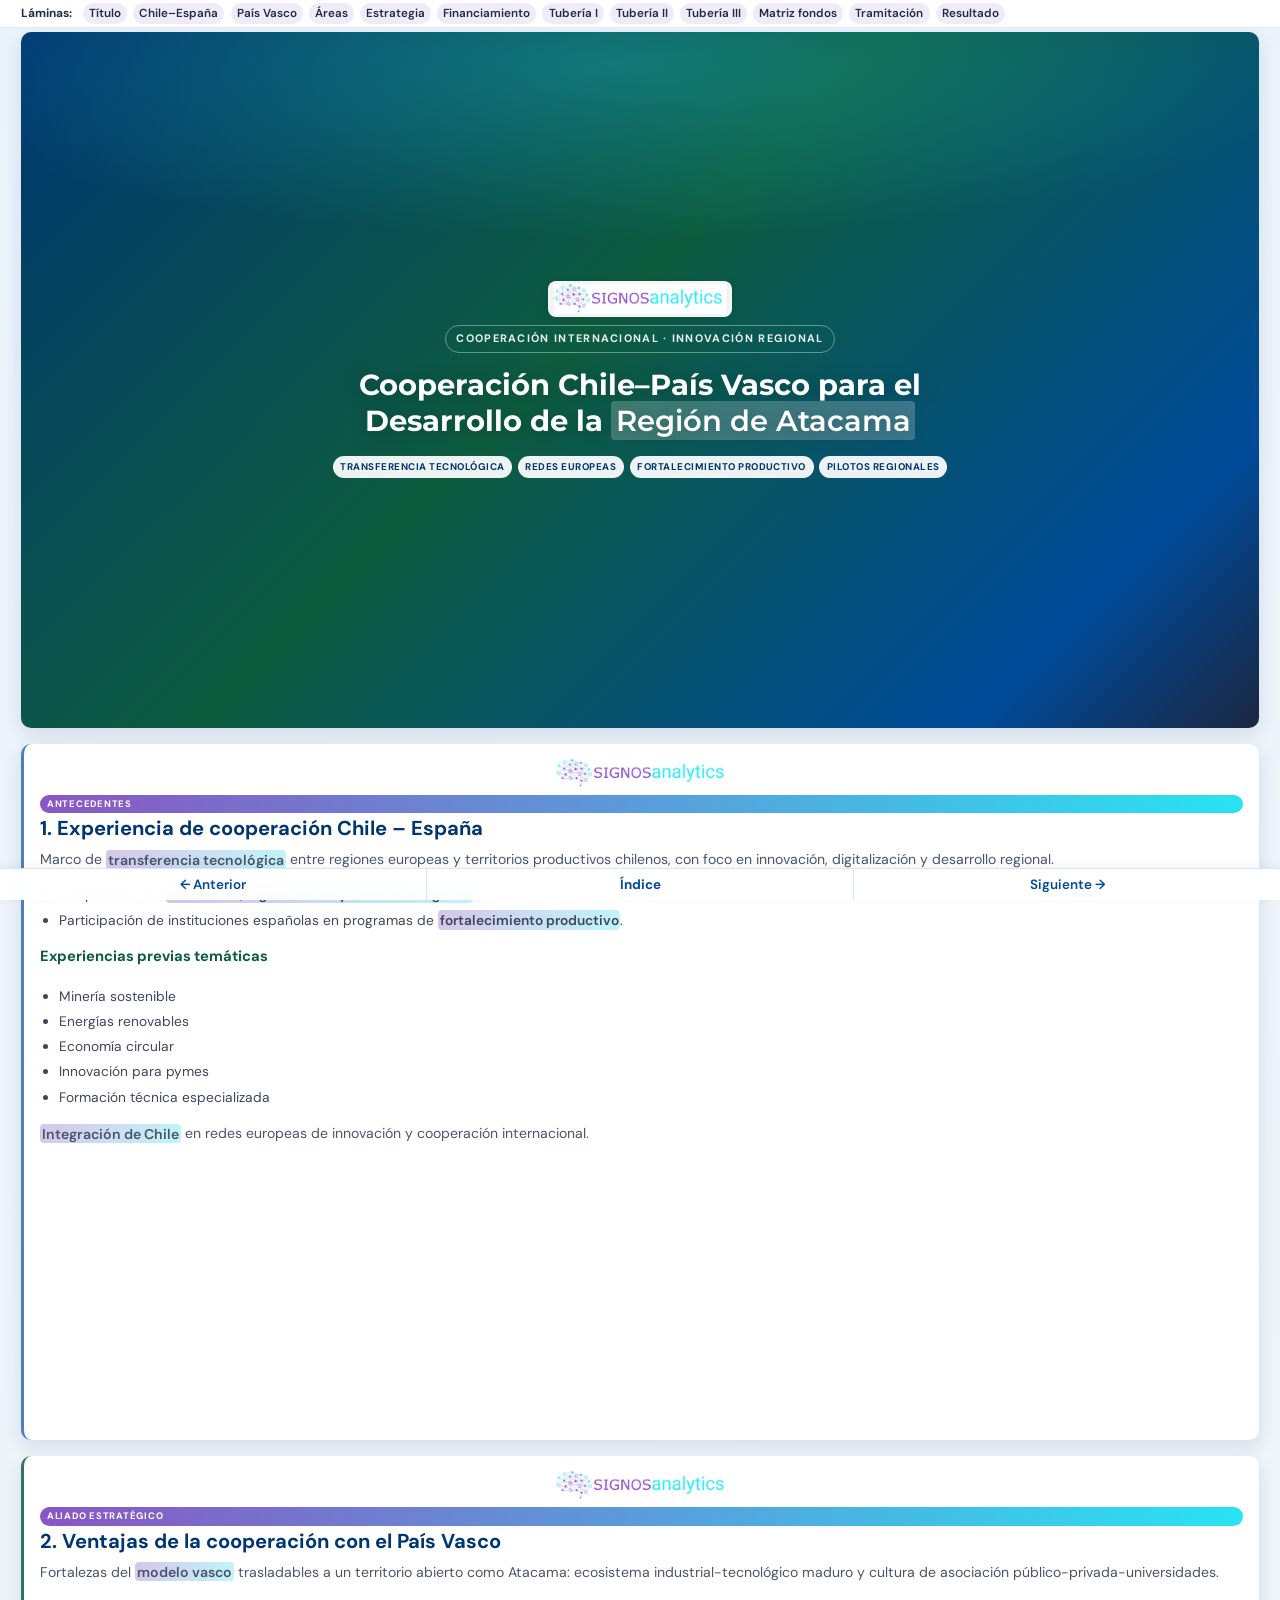
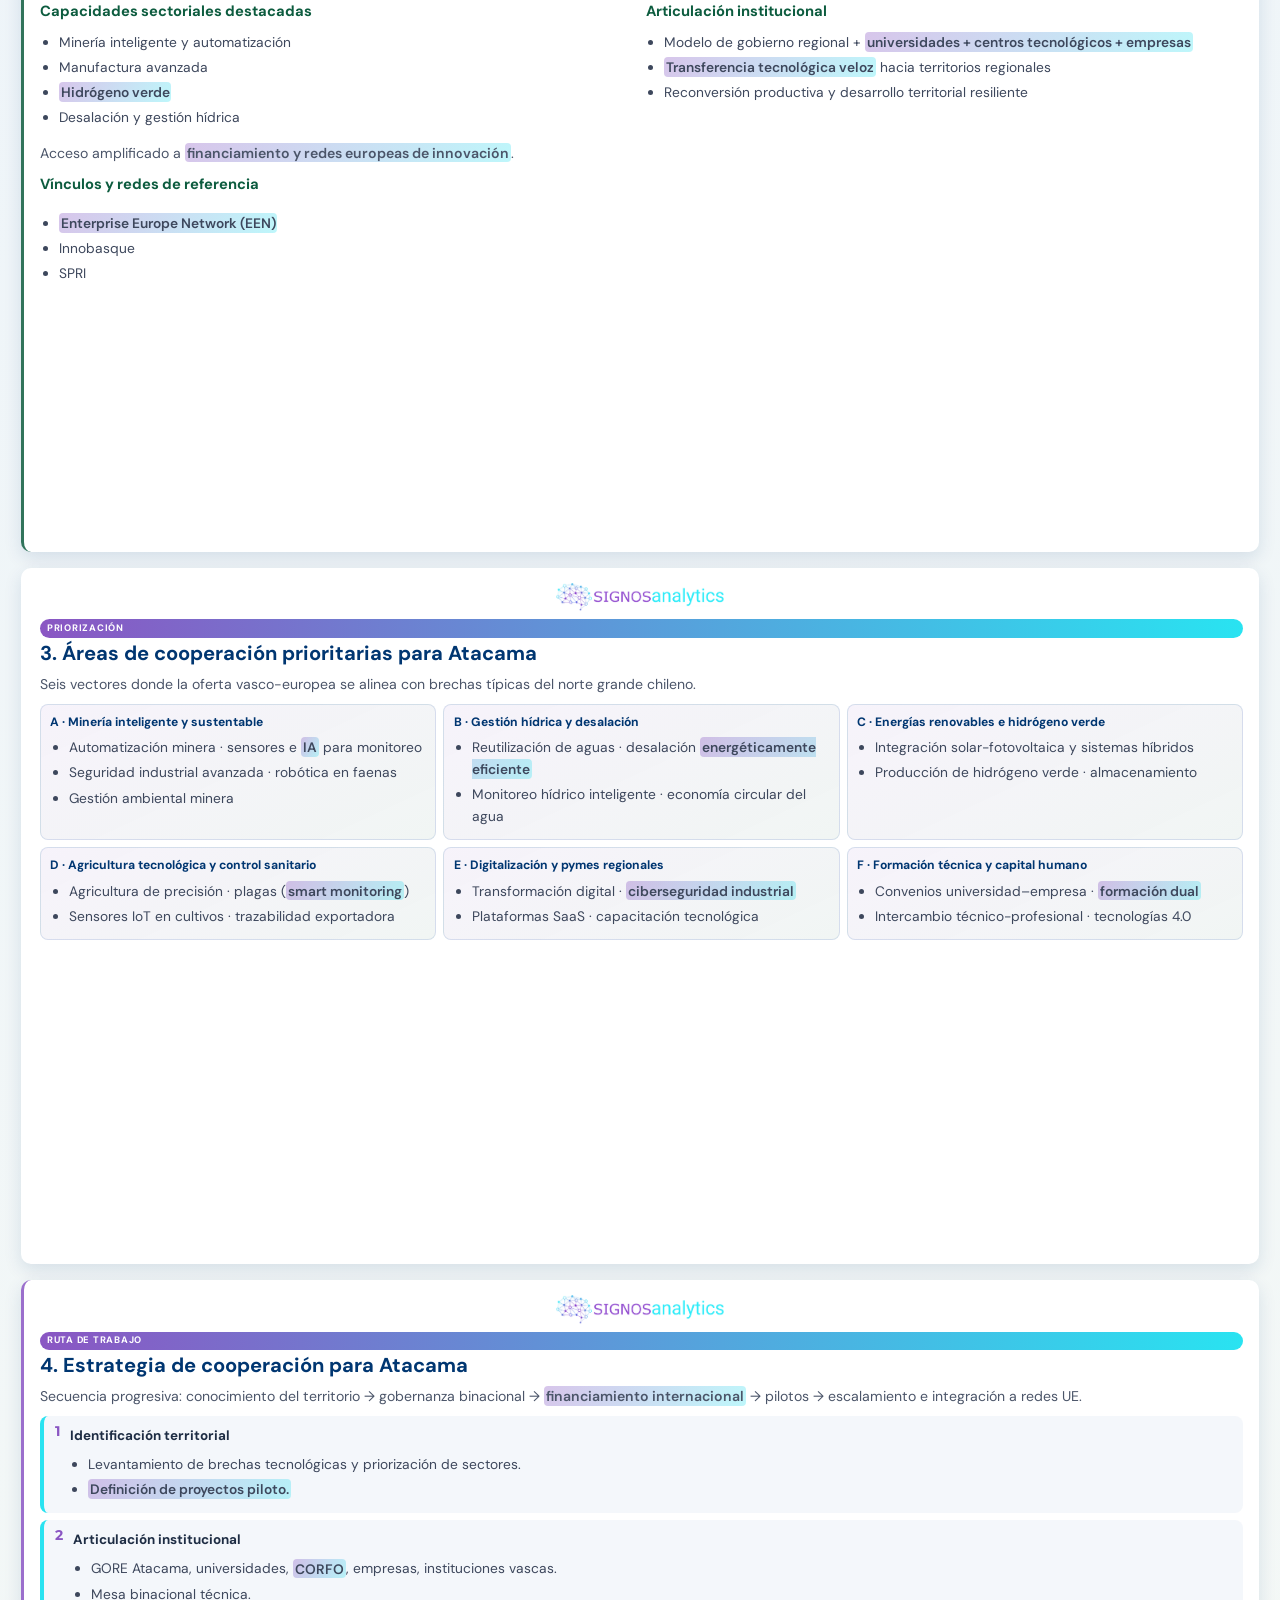
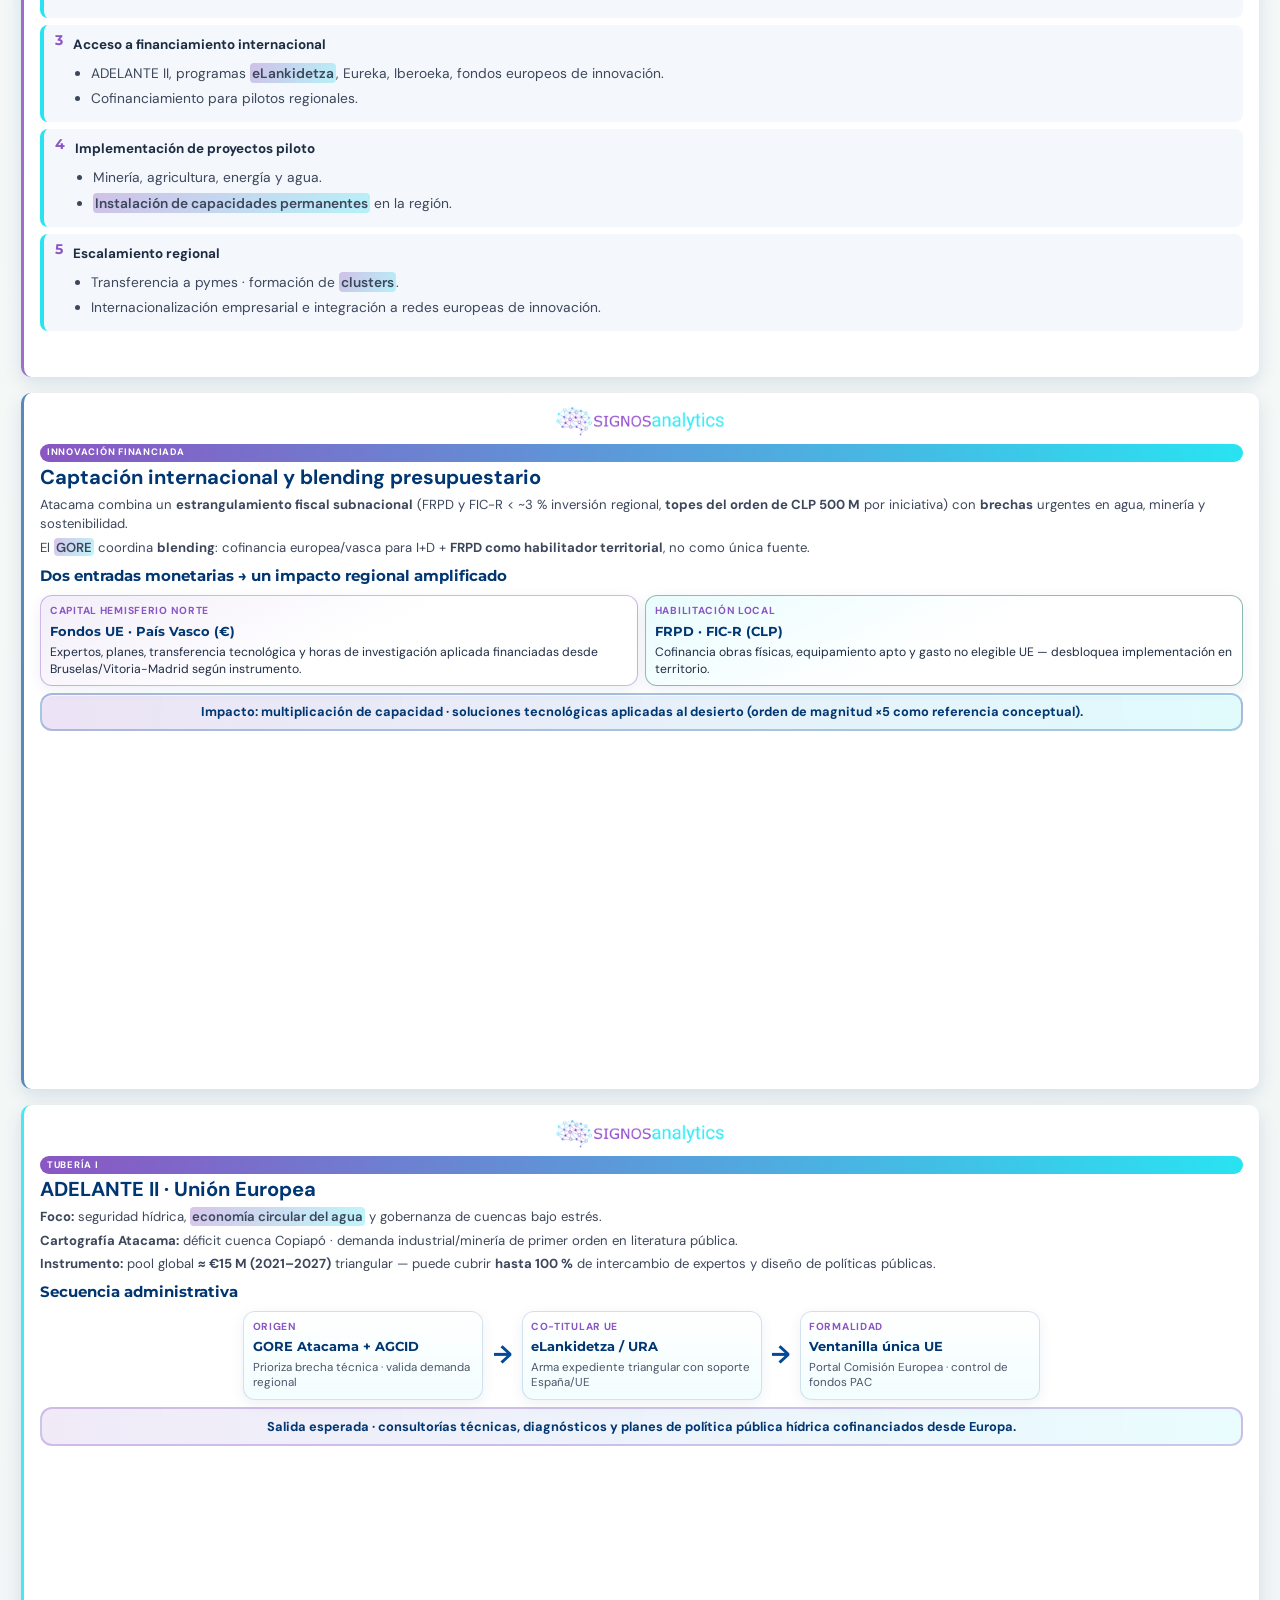
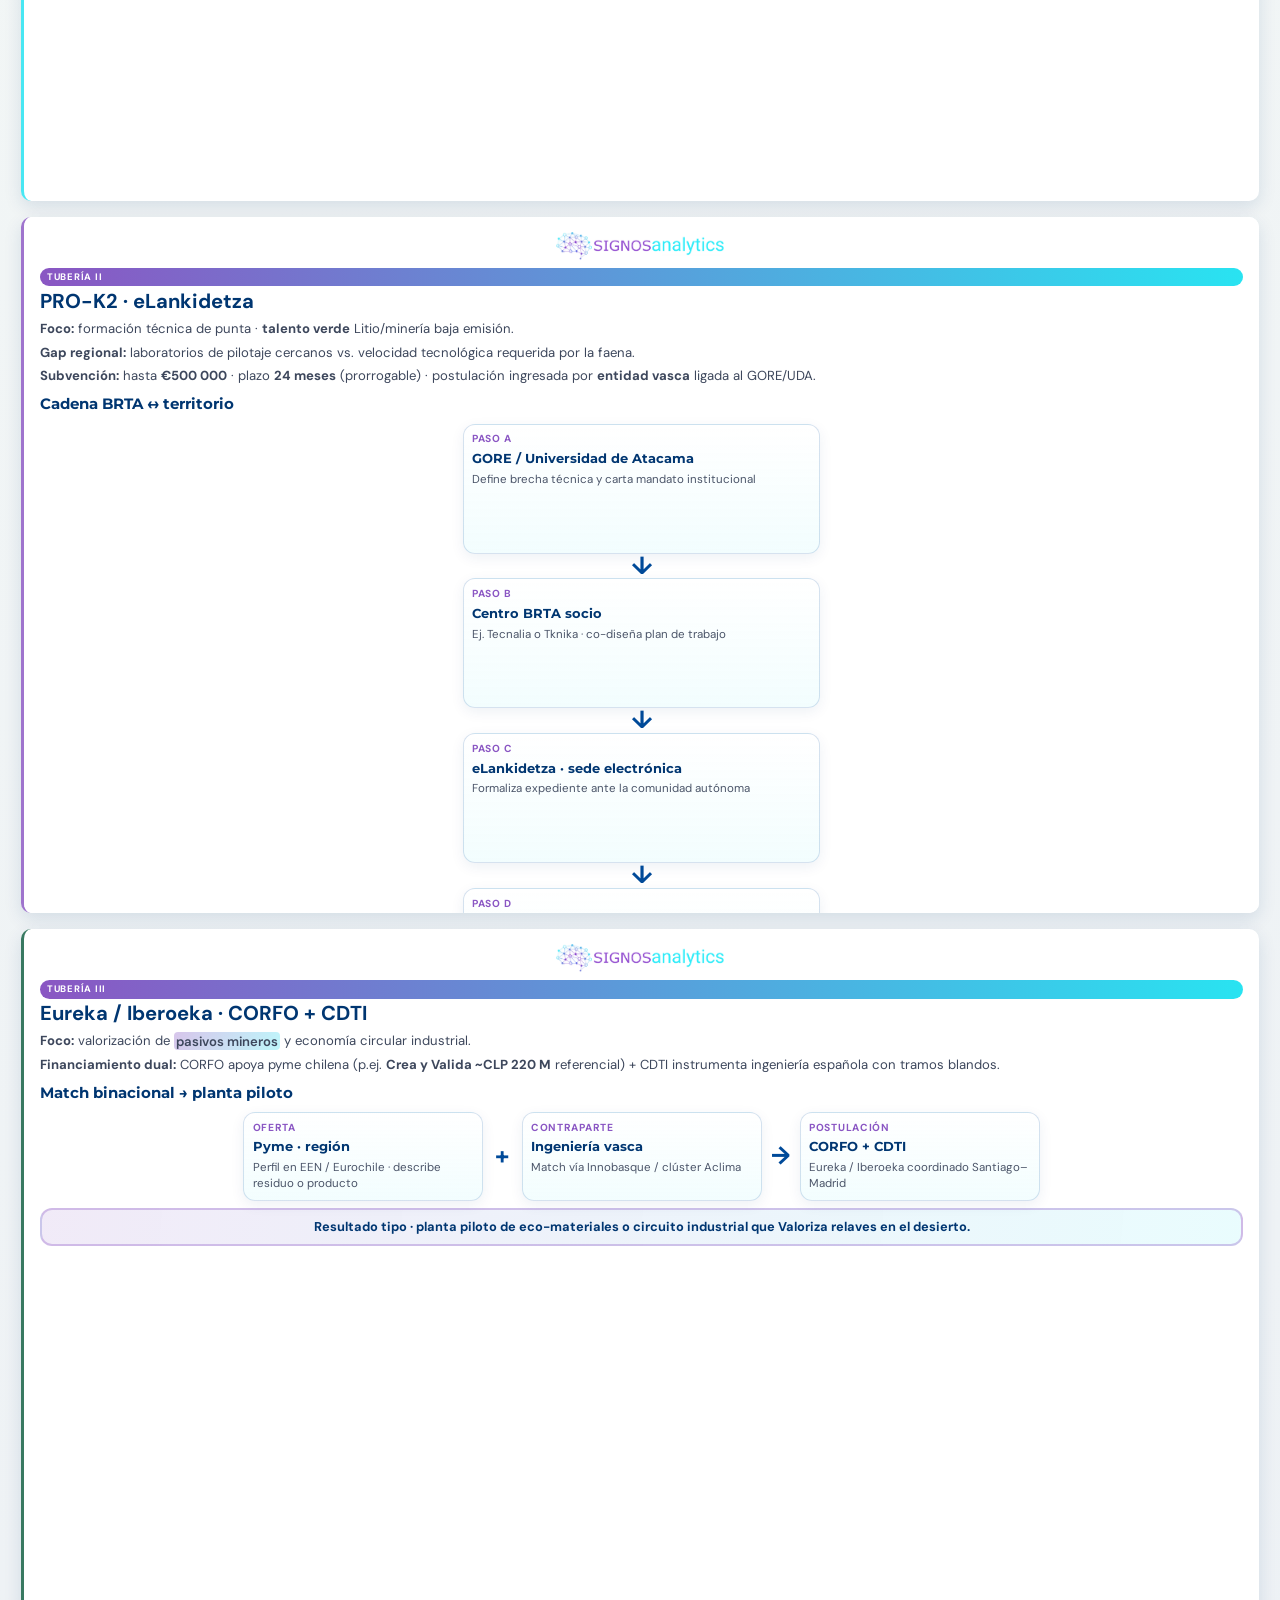
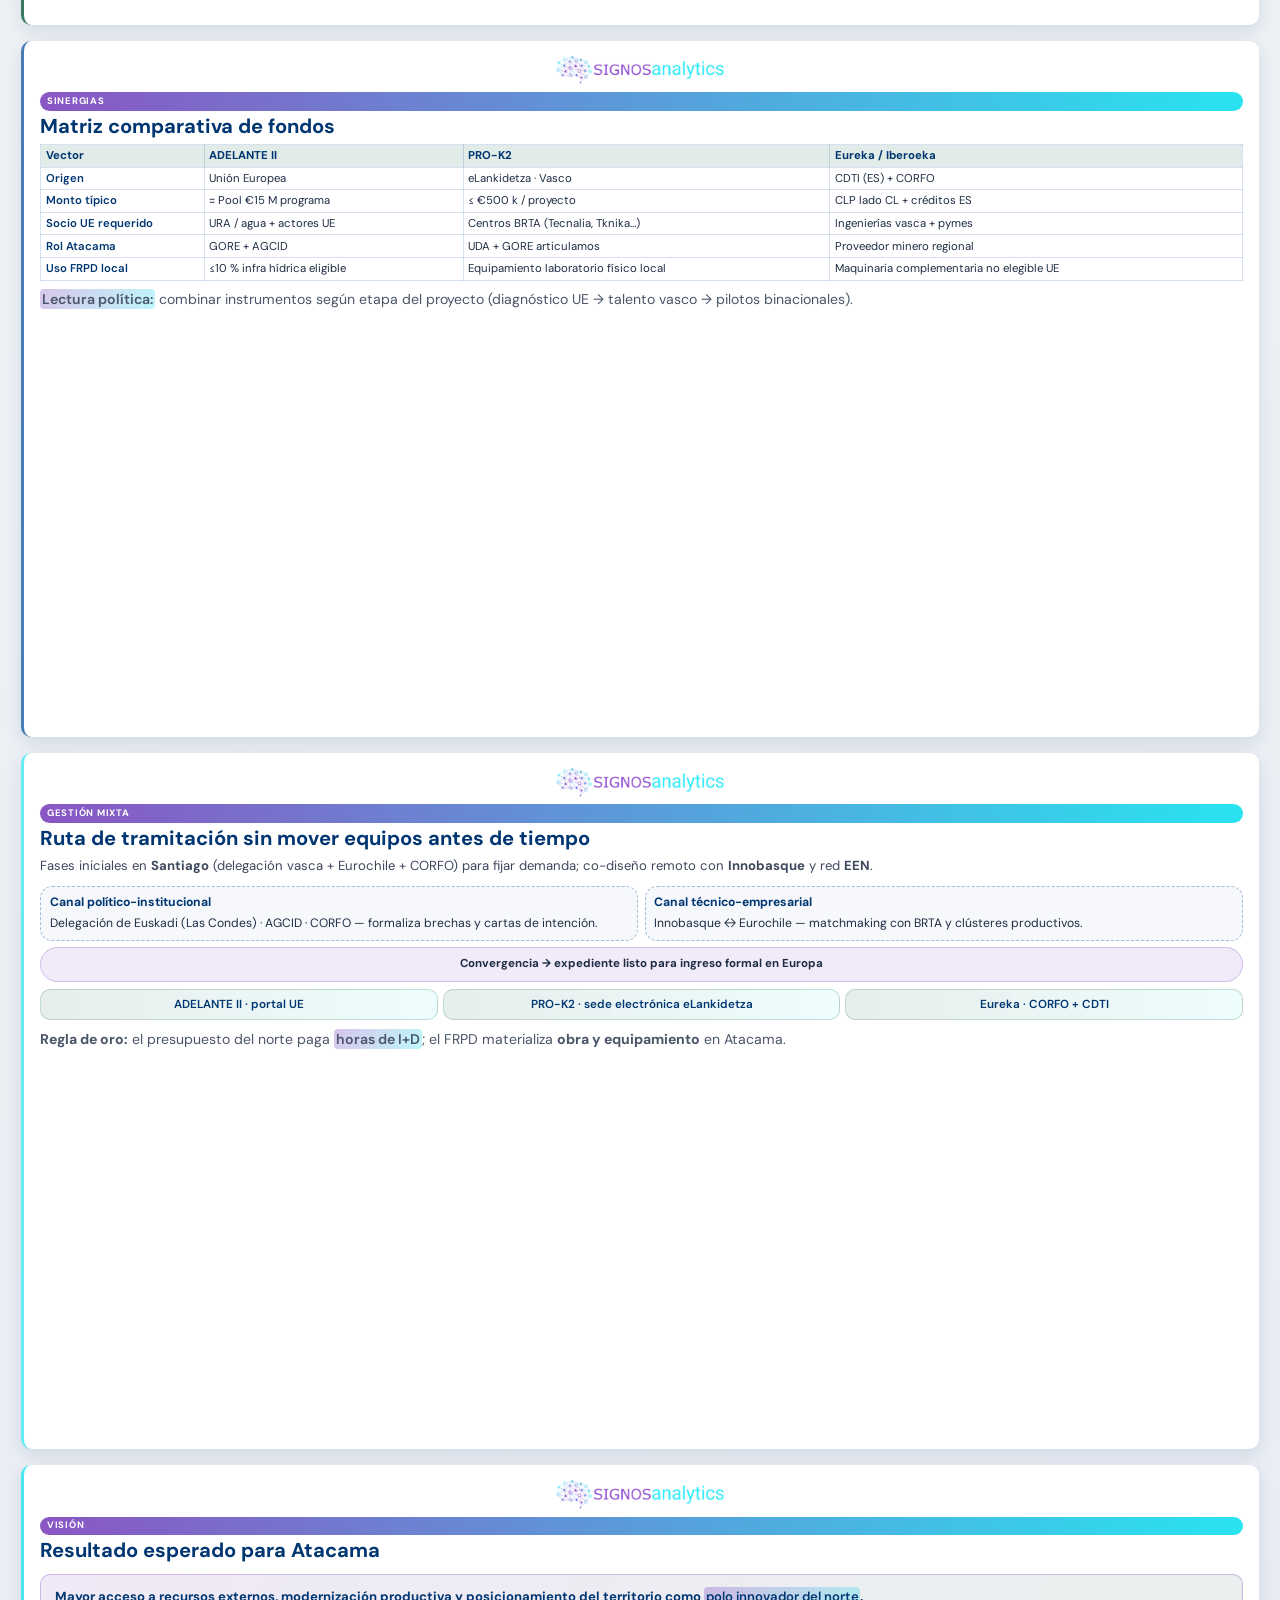
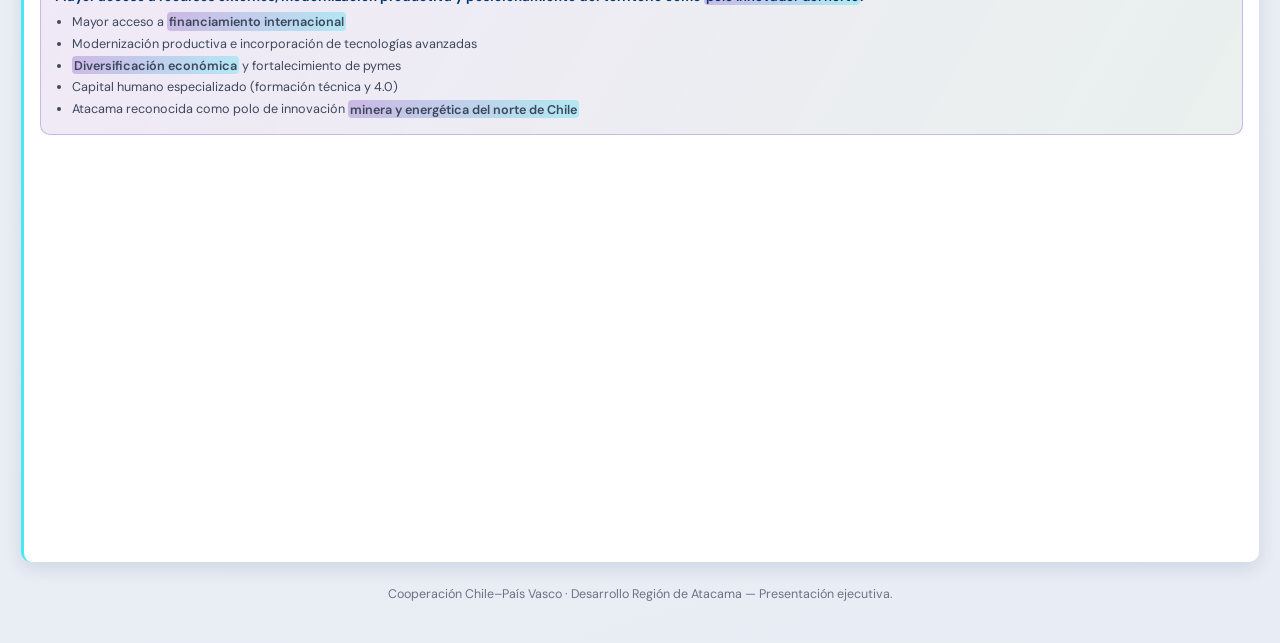
<file: presentacion_cooperacion_atacama_pais_vasco.html>
<!DOCTYPE html>
<html lang="es">
<head>
  <meta charset="utf-8" />
  <meta name="viewport" content="width=device-width, initial-scale=1" />
  <title>Cooperación Chile–País Vasco · Desarrollo Región de Atacama</title>
  <link rel="preconnect" href="https://fonts.googleapis.com" />
  <link rel="preconnect" href="https://fonts.gstatic.com" crossorigin />
  <link href="https://fonts.googleapis.com/css2?family=DM+Sans:wght@400;600;700&family=Montserrat:wght@600;700&display=swap" rel="stylesheet" />
  <link rel="stylesheet" href="assets/deck-nav.css" />
  <style>
    :root {
      --signos-navy: #004a99;
      --signos-purple: #8a56c3;
      --signos-cyan: #29e3f1;
      --signos-deep: #003671;
      --basque-green: #0d5c3f;
      --dk: #1e2d44;
      --surface: #fff;
      --bg: linear-gradient(165deg, #eaf2fb 0%, #f4f8f6 42%, #e8ecf4 100%);
      --shadow: 0 6px 18px rgba(0, 54, 113, 0.12);
      --radius: 10px;
      --maxw: 920px;
      --deck-chrome-top: 3.35rem;
    }
    @media (prefers-reduced-motion: reduce) {
      .slide-reveal, .anim-item, .cover-glow { animation: none !important; opacity: 1 !important; transform: none !important; transition: none !important; }
    }
    * { box-sizing: border-box; }
    body { margin: 0; font-family: "DM Sans", system-ui, sans-serif; color: var(--dk); background: var(--bg); font-size: clamp(14px, 1.5vw, 16px); line-height: 1.55; }
    .sticky-head { position: sticky; top: 0; z-index: 80; background: rgba(255,255,255,.98); backdrop-filter: blur(8px); }
    nav.toc .inner { max-width: var(--maxw); margin: 0 auto; padding: .45rem 1rem; display: flex; flex-wrap: wrap; gap: .35rem; align-items: center; font-size: .74rem; }
    nav.toc a { padding: .2rem .48rem; border-radius: 999px; background: rgba(138,86,195,.12); color: var(--dk); font-weight: 600; text-decoration: none; }
    nav.toc a:hover { background: rgba(41,227,241,.26); }
    main { max-width: var(--maxw); margin: 0 auto; padding: .85rem .75rem 2.2rem; }

    .cover-lamina {
      position: relative;
      min-height: min(76vh, 560px);
      border-radius: var(--radius);
      overflow: hidden;
      box-shadow: var(--shadow);
      margin-bottom: 1rem;
      scroll-margin-top: 5.5rem;
      background: linear-gradient(135deg, var(--signos-deep) 0%, var(--basque-green) 45%, var(--signos-navy) 85%, #1a2740 100%);
      display: flex;
      flex-direction: column;
      justify-content: center;
      align-items: center;
      text-align: center;
      padding: 2rem 1.15rem;
    }
    .cover-glow {
      position: absolute;
      width: 150%;
      height: 65%;
      top: -28%;
      left: -28%;
      background: radial-gradient(ellipse, rgba(41,227,241,.26) 0%, transparent 55%);
      animation: glowDrift 9s ease-in-out infinite alternate;
      pointer-events: none;
    }
    @keyframes glowDrift {
      from { transform: translate(0,0); opacity: .75; }
      to { transform: translate(8%, 4%); opacity: .95; }
    }
    .cover-content { position: relative; z-index: 1; max-width: 40rem; }
    .cover-lamina h1 {
      font-family: "Montserrat", sans-serif;
      font-weight: 700;
      font-size: clamp(1.12rem, 3.8vw, 1.82rem);
      color: #fff;
      line-height: 1.22;
      margin: 0 0 .75rem;
      text-shadow: 0 2px 20px rgba(0,0,0,.28);
      animation: titleIn .9s ease .12s both;
    }
    @keyframes titleIn {
      from { opacity: 0; transform: translateY(20px); }
      to { opacity: 1; transform: translateY(0); }
    }
    .cover-line {
      display: inline-block;
      font-size: .68rem;
      font-weight: 700;
      letter-spacing: .12em;
      text-transform: uppercase;
      color: rgba(255,255,255,.92);
      border: 1px solid rgba(255,255,255,.38);
      padding: .28rem .65rem;
      border-radius: 999px;
      margin-bottom: .9rem;
      animation: titleIn .85s ease .05s both;
    }
    .cover-badges { display: flex; flex-wrap: wrap; gap: .35rem; justify-content: center; margin-top: 1.1rem; animation: titleIn .8s ease .45s both; }
    .cover-badges span {
      font-size: .61rem;
      font-weight: 700;
      letter-spacing: .05em;
      text-transform: uppercase;
      background: rgba(255,255,255,.93);
      color: var(--signos-deep);
      padding: .22rem .48rem;
      border-radius: 999px;
    }

    .slide {
      background: var(--surface);
      border-radius: var(--radius);
      box-shadow: var(--shadow);
      padding: .85rem 1rem;
      margin-bottom: 1rem;
      scroll-margin-top: 5.5rem;
      border-left: 3px solid transparent;
    }
    .slide-reveal { opacity: 0; transform: translateY(18px); transition: opacity .56s ease, transform .56s cubic-bezier(.2,.7,.2,1); }
    .slide-reveal.is-visible { opacity: 1; transform: translateY(0); }
    .slide-reveal.is-visible .anim-item { animation: fadeInUp .48s ease backwards; }
    .slide-reveal.is-visible .anim-item:nth-child(1) { animation-delay: .04s; }
    .slide-reveal.is-visible .anim-item:nth-child(2) { animation-delay: .09s; }
    .slide-reveal.is-visible .anim-item:nth-child(3) { animation-delay: .14s; }
    .slide-reveal.is-visible .anim-item:nth-child(4) { animation-delay: .19s; }
    .slide-reveal.is-visible .anim-item:nth-child(5) { animation-delay: .24s; }
    .slide-reveal.is-visible .anim-item:nth-child(n+6) { animation-delay: .3s; }
    .slide-reveal.is-visible .bp-list > li:nth-child(1) { animation: fadeInUp .44s ease .06s backwards; }
    .slide-reveal.is-visible .bp-list > li:nth-child(2) { animation: fadeInUp .44s ease .1s backwards; }
    .slide-reveal.is-visible .bp-list > li:nth-child(3) { animation: fadeInUp .44s ease .14s backwards; }
    .slide-reveal.is-visible .bp-list > li:nth-child(4) { animation: fadeInUp .44s ease .18s backwards; }
    .slide-reveal.is-visible .bp-list > li:nth-child(5) { animation: fadeInUp .44s ease .22s backwards; }
    .slide-reveal.is-visible .bp-list > li:nth-child(n+6) { animation: fadeInUp .44s ease .28s backwards; }
    .slide-reveal.is-visible .area-grid .area-card:nth-child(1) { animation-delay: .04s; }
    .slide-reveal.is-visible .area-grid .area-card:nth-child(2) { animation-delay: .1s; }
    .slide-reveal.is-visible .area-grid .area-card:nth-child(3) { animation-delay: .16s; }
    .slide-reveal.is-visible .area-grid .area-card:nth-child(4) { animation-delay: .22s; }
    .slide-reveal.is-visible .area-grid .area-card:nth-child(5) { animation-delay: .28s; }
    .slide-reveal.is-visible .area-grid .area-card:nth-child(6) { animation-delay: .34s; }
    .slide-reveal.is-visible .stages-wrap .stage-card:nth-child(1) { animation-delay: .05s; }
    .slide-reveal.is-visible .stages-wrap .stage-card:nth-child(2) { animation-delay: .11s; }
    .slide-reveal.is-visible .stages-wrap .stage-card:nth-child(3) { animation-delay: .17s; }
    .slide-reveal.is-visible .stages-wrap .stage-card:nth-child(4) { animation-delay: .23s; }
    .slide-reveal.is-visible .stages-wrap .stage-card:nth-child(5) { animation-delay: .29s; }
    @keyframes fadeInUp {
      from { opacity: 0; transform: translateY(11px); }
      to { opacity: 1; transform: translateY(0); }
    }

    .pill {
      display: inline-block;
      font-size: .59rem;
      font-weight: 700;
      letter-spacing: .08em;
      text-transform: uppercase;
      color: #fff;
      background: linear-gradient(90deg, var(--signos-purple), var(--signos-cyan));
      padding: .11rem .42rem;
      border-radius: 999px;
    }
    h2 { margin: .18rem 0 0; font-size: clamp(1.02rem, 2.35vw, 1.26rem); line-height: 1.26; color: var(--signos-deep); }
    h3 { font-size: .92rem; color: var(--basque-green); margin: .55rem 0 .35rem; }
    .lead { color: #4b5569; font-size: .88rem; margin: .42rem 0 0; }
    mark.hl {
      background: linear-gradient(120deg, rgba(138,86,195,.34), rgba(41,227,241,.3));
      font-weight: 600;
      padding: .06em .14em;
      border-radius: 4px;
      color: inherit;
    }
    .bp-list {
      margin: .5rem 0 0;
      padding-left: 1.15rem;
      font-size: .86rem;
      color: #3d475c;
    }
    .bp-list li { margin: .3rem 0; }
    .bp-list.tight li { margin: .22rem 0; }

    .subgrid {
      display: grid;
      gap: .5rem;
      margin-top: .55rem;
    }
    @media (min-width: 640px) { .subgrid.two { grid-template-columns: 1fr 1fr; } }

    .area-grid {
      display: grid;
      gap: .45rem;
      margin-top: .55rem;
      grid-template-columns: 1fr;
    }
    @media (min-width: 640px) { .area-grid { grid-template-columns: repeat(2, 1fr); } }
    @media (min-width: 900px) { .area-grid { grid-template-columns: repeat(3, 1fr); } }
    .area-card {
      border-radius: 8px;
      padding: .5rem .58rem;
      border: 1px solid rgba(0,74,153,.13);
      background: linear-gradient(155deg, rgba(138,86,195,.07), rgba(13,92,63,.06));
      font-size: .8rem;
    }
    .slide-reveal.is-visible .area-card {
      animation: fadeInUp .48s ease backwards;
    }
    .area-card h4 {
      margin: 0 0 .32rem;
      font-size: .76rem;
      color: var(--signos-deep);
      font-weight: 700;
    }

    .stages-wrap {
      display: flex;
      flex-direction: column;
      gap: .45rem;
      margin-top: .55rem;
    }
    .stage-card {
      display: grid;
      grid-template-columns: auto 1fr;
      gap: .55rem .65rem;
      align-items: start;
      padding: .55rem .65rem;
      border-radius: 8px;
      border-left: 4px solid var(--signos-cyan);
      background: rgba(0,74,153,.045);
      font-size: .84rem;
    }
    .slide-reveal.is-visible .stage-card {
      animation: fadeInUp .48s ease backwards;
    }
    .stage-num {
      font-family: "Montserrat", sans-serif;
      font-weight: 700;
      font-size: .85rem;
      color: var(--signos-purple);
      line-height: 1;
    }

    .resultado-box {
      margin-top: .65rem;
      padding: .75rem .85rem;
      border-radius: var(--radius);
      background: linear-gradient(120deg, rgba(138,86,195,.13), rgba(13,92,63,.09));
      border: 1px solid rgba(138,86,195,.35);
      font-size: .82rem;
      font-weight: 700;
      color: var(--signos-deep);
      line-height: 1.45;
    }
    .resultado-list { margin: .45rem 0 0; padding-left: 1.1rem; font-size: .79rem; font-weight: 400; color: #3d475c; }
    .resultado-list li { margin: .28rem 0; }
    .fund-prose { font-size: .82rem; line-height: 1.46; color: #3d475c; margin: 0; }
    .fund-prose p { margin: .28rem 0; }
    .fund-h3 {
      font-family: "Montserrat", system-ui, sans-serif;
      font-size: .92rem;
      color: var(--signos-deep);
      margin: .4rem 0 .18rem;
      line-height: 1.22;
    }
    .comp-table {
      width: 100%;
      border-collapse: collapse;
      font-size: .71rem;
      margin-top: 0.32rem;
      line-height: 1.34;
    }
    .comp-table th,
    .comp-table td {
      border: 1px solid rgba(0, 74, 153, 0.16);
      padding: 0.2rem 0.28rem;
      vertical-align: top;
    }
    .comp-table th {
      background: rgba(13, 92, 63, 0.12);
      font-weight: 700;
      color: var(--signos-deep);
      text-align: left;
    }
    .comp-table td:first-child {
      font-weight: 600;
      color: var(--signos-deep);
      max-width: 5.8rem;
    }

    /* Financing flow diagrams (replaces monospace ASCII art) */
    .blend-merge {
      display: grid;
      grid-template-columns: 1fr 1fr;
      gap: 0.42rem;
      margin-top: 0.42rem;
      align-items: stretch;
    }
    @media (max-width: 760px) {
      .blend-merge { grid-template-columns: 1fr; }
    }
    .blend-pillar {
      padding: 0.48rem 0.55rem;
      border-radius: 12px;
      border: 1px solid rgba(0, 74, 153, 0.18);
      box-shadow: 0 4px 14px rgba(0, 54, 113, 0.08);
      background: #fff;
      font-size: 0.78rem;
      line-height: 1.4;
    }
    .blend-pillar--eu {
      background: linear-gradient(155deg, rgba(138, 86, 195, 0.1) 0%, #fff 52%);
      border-color: rgba(138, 86, 195, 0.42);
    }
    .blend-pillar--cl {
      background: linear-gradient(155deg, rgba(41, 227, 241, 0.1) 0%, #fff 52%);
      border-color: rgba(13, 92, 63, 0.42);
    }
    .blend-pillar strong {
      display: block;
      font-size: 0.84rem;
      color: var(--signos-deep);
      margin-bottom: 0.2rem;
      font-family: "Montserrat", system-ui, sans-serif;
    }
    .blend-merge-join {
      grid-column: 1 / -1;
      text-align: center;
      padding: 0.52rem 0.6rem;
      border-radius: 12px;
      background: linear-gradient(92deg, rgba(138, 86, 195, 0.16), rgba(41, 227, 241, 0.14));
      border: 2px solid rgba(0, 74, 153, 0.28);
      box-shadow: inset 0 1px 0 rgba(255, 255, 255, 0.7);
      font-size: 0.8rem;
      font-weight: 700;
      color: var(--signos-deep);
      line-height: 1.35;
    }

    .flow-kicker {
      font-size: 0.64rem;
      font-weight: 700;
      text-transform: uppercase;
      letter-spacing: 0.07em;
      color: var(--signos-purple);
      display: block;
      margin-bottom: 0.22rem;
    }
    .flow-steps {
      display: flex;
      flex-wrap: wrap;
      justify-content: center;
      align-items: stretch;
      gap: 0.32rem;
      margin-top: 0.4rem;
    }
    .flow-step {
      flex: 1 1 130px;
      min-width: 0;
      max-width: 240px;
      padding: 0.48rem 0.52rem;
      border-radius: 12px;
      border: 1px solid rgba(0, 74, 153, 0.16);
      background: linear-gradient(180deg, #fff 0%, rgba(41, 227, 241, 0.06) 100%);
      box-shadow: 0 4px 14px rgba(0, 54, 113, 0.07);
      font-size: 0.76rem;
      line-height: 1.38;
    }
    .flow-step strong {
      font-family: "Montserrat", system-ui, sans-serif;
      color: var(--signos-deep);
      font-size: 0.8rem;
    }
    .flow-step-meta {
      display: block;
      margin-top: 0.25rem;
      font-size: 0.72rem;
      color: #4b5569;
    }
    .flow-conn {
      display: flex;
      align-items: center;
      justify-content: center;
      font-size: 1.55rem;
      font-weight: 700;
      color: var(--signos-navy);
      line-height: 1;
      min-width: 1.75rem;
      align-self: center;
    }
    @media (max-width: 660px) {
      .flow-steps { flex-direction: column; align-items: stretch; }
      .flow-conn {
        transform: rotate(90deg);
        min-height: 1.5rem;
        width: 100%;
      }
    }

    .flow-outcome {
      margin-top: 0.45rem;
      padding: 0.52rem 0.6rem;
      border-radius: 12px;
      text-align: center;
      font-size: 0.8rem;
      font-weight: 700;
      color: var(--signos-deep);
      border: 2px solid rgba(138, 86, 195, 0.32);
      background: linear-gradient(95deg, rgba(138, 86, 195, 0.12), rgba(41, 227, 241, 0.1));
      line-height: 1.4;
    }

    .flow-chain {
      margin-top: 0.4rem;
      display: flex;
      flex-direction: column;
      align-items: stretch;
      gap: 0;
      max-width: 28rem;
      margin-left: auto;
      margin-right: auto;
    }
    .flow-chain .flow-step {
      max-width: none;
    }

    .tramite-grid {
      display: grid;
      grid-template-columns: 1fr 1fr;
      gap: 0.42rem;
      margin-top: 0.4rem;
    }
    @media (max-width: 760px) {
      .tramite-grid { grid-template-columns: 1fr; }
    }
    .tramite-lane {
      padding: 0.45rem 0.52rem;
      border-radius: 12px;
      border: 1px dashed rgba(0, 74, 153, 0.35);
      background: rgba(0, 74, 153, 0.035);
      font-size: 0.76rem;
      line-height: 1.42;
    }
    .tramite-lane strong {
      display: block;
      margin-bottom: 0.25rem;
      color: var(--signos-deep);
    }
    .tramite-converge {
      margin-top: 0.42rem;
      padding: 0.45rem;
      border-radius: 999px;
      text-align: center;
      font-size: 0.72rem;
      font-weight: 700;
      background: rgba(138, 86, 195, 0.12);
      border: 1px solid rgba(138, 86, 195, 0.28);
    }
    .tramite-channels {
      margin-top: 0.42rem;
      display: grid;
      grid-template-columns: repeat(auto-fit, minmax(160px, 1fr));
      gap: 0.32rem;
    }
    .tramite-chip {
      font-size: 0.73rem;
      padding: 0.35rem 0.42rem;
      border-radius: 10px;
      background: linear-gradient(90deg, rgba(13, 92, 63, 0.1), rgba(41, 227, 241, 0.08));
      border: 1px solid rgba(13, 92, 63, 0.2);
      text-align: center;
      font-weight: 600;
      color: var(--signos-deep);
    }

    footer {
      text-align: center;
      padding: 0.35rem 0.5rem max(0.35rem, env(safe-area-inset-bottom, 0px));
      color: #6b7284;
      font-size: 0.78rem;
    }


    body.has-deck-nav main {
      padding: max(4px, var(--deck-main-pad-y, 0px)) 0.45rem max(2px, env(safe-area-inset-bottom, 0px)) !important;
    }

  </style>
</head>
<body class="has-deck-nav">
  <div class="sticky-head sticky-head--compact"><nav class="toc" aria-label="Índice">
      <div class="inner">
        <strong style="margin-right:.3rem;color:var(--dk)">Láminas:</strong>
        <a href="#lam1">Título</a>
        <a href="#lam2">Chile–España</a>
        <a href="#lam3">País Vasco</a>
        <a href="#lam4">Áreas</a>
        <a href="#lam5">Estrategia</a>
        <a href="#lam-blend">Financiamiento</a>
        <a href="#lam-tub1">Tubería I</a>
        <a href="#lam-tub2">Tubería II</a>
        <a href="#lam-tub3">Tubería III</a>
        <a href="#lam-matriz">Matriz fondos</a>
        <a href="#lam-tramite">Tramitación</a>
        <a href="#lam6">Resultado</a>
      </div>
    </nav>
  </div>

  <main>
    <header class="cover-lamina slide-reveal deck-fill-slide" id="lam1">
            <p class="slide-brand slide-brand--dark"><a href="#lam1"><img src="assets/logo-signos.png" alt="SIGNOS analytics" width="160" height="36" decoding="async" /></a></p>
      <div class="cover-glow" aria-hidden="true"></div>
      <div class="cover-content">
        <span class="cover-line">Cooperación internacional · Innovación regional</span>
        <h1>Cooperación Chile–País Vasco para el Desarrollo de la <mark class="hl" style="background:rgba(255,255,255,.22);color:#fff;">Región de Atacama</mark></h1>
        <div class="cover-badges">
          <span>Transferencia tecnológica</span>
          <span>Redes europeas</span>
          <span>Fortalecimiento productivo</span>
          <span>Pilotos regionales</span>
        </div>
      </div>
    </header>

    <section class="slide deck-fill-slide slide-reveal" id="lam2" style="border-left-color:rgba(0,74,153,.7)">
  <p class="slide-brand"><a href="#lam1"><img src="assets/logo-signos.png" alt="SIGNOS analytics" width="160" height="36" decoding="async" /></a></p>

      <span class="pill anim-item">Antecedentes</span>
      <h2 class="anim-item">1. Experiencia de cooperación Chile – España</h2>
      <p class="lead anim-item">Marco de <mark class="hl">transferencia tecnológica</mark> entre regiones europeas y territorios productivos chilenos, con foco en innovación, digitalización y desarrollo regional.</p>
      <ul class="bp-list anim-item">
        <li>Cooperación en <mark class="hl">innovación, digitalización y desarrollo regional</mark>.</li>
        <li>Participación de instituciones españolas en programas de <mark class="hl">fortalecimiento productivo</mark>.</li>
      </ul>
      <h3 class="anim-item">Experiencias previas temáticas</h3>
      <ul class="bp-list tight anim-item">
        <li>Minería sostenible</li>
        <li>Energías renovables</li>
        <li>Economía circular</li>
        <li>Innovación para pymes</li>
        <li>Formación técnica especializada</li>
      </ul>
      <p class="lead anim-item" style="margin-top:.65rem;"><mark class="hl">Integración de Chile</mark> en redes europeas de innovación y cooperación internacional.</p>
    </section>

    <section class="slide deck-fill-slide slide-reveal" id="lam3" style="border-left-color:rgba(13,92,63,.85)">
  <p class="slide-brand"><a href="#lam1"><img src="assets/logo-signos.png" alt="SIGNOS analytics" width="160" height="36" decoding="async" /></a></p>

      <span class="pill anim-item">Aliado estratégico</span>
      <h2 class="anim-item">2. Ventajas de la cooperación con el País Vasco</h2>
      <p class="lead anim-item">Fortalezas del <mark class="hl">modelo vasco</mark> trasladables a un territorio abierto como Atacama: ecosistema industrial-tecnológico maduro y cultura de asociación público-privada-universidades.</p>
      <div class="subgrid two anim-item">
        <div>
          <h3>Capacidades sectoriales destacadas</h3>
          <ul class="bp-list tight">
            <li>Minería inteligente y automatización</li>
            <li>Manufactura avanzada</li>
            <li><mark class="hl">Hidrógeno verde</mark></li>
            <li>Desalación y gestión hídrica</li>
          </ul>
        </div>
        <div>
          <h3>Articulación institucional</h3>
          <ul class="bp-list tight">
            <li>Modelo de gobierno regional + <mark class="hl">universidades + centros tecnológicos + empresas</mark></li>
            <li><mark class="hl">Transferencia tecnológica veloz</mark> hacia territorios regionales</li>
            <li>Reconversión productiva y desarrollo territorial resiliente</li>
          </ul>
        </div>
      </div>
      <p class="lead anim-item" style="margin-top:.55rem;">Acceso amplificado a <mark class="hl">financiamiento y redes europeas de innovación</mark>.</p>
      <h3 class="anim-item">Vínculos y redes de referencia</h3>
      <ul class="bp-list tight anim-item">
        <li><mark class="hl">Enterprise Europe Network (EEN)</mark></li>
        <li>Innobasque</li>
        <li>SPRI</li>
      </ul>
    </section>

    <section class="slide deck-fill-slide slide-reveal" id="lam4">
  <p class="slide-brand"><a href="#lam1"><img src="assets/logo-signos.png" alt="SIGNOS analytics" width="160" height="36" decoding="async" /></a></p>

      <span class="pill anim-item">Priorización</span>
      <h2 class="anim-item">3. Áreas de cooperación prioritarias para Atacama</h2>
      <p class="lead anim-item">Seis vectores donde la oferta vasco-europea se alinea con brechas típicas del norte grande chileno.</p>
      <div class="area-grid">
        <article class="area-card">
          <h4>A · Minería inteligente y sustentable</h4>
          <ul class="bp-list tight" style="margin-top:.25rem">
            <li>Automatización minera · sensores e <mark class="hl">IA</mark> para monitoreo</li>
            <li>Seguridad industrial avanzada · robótica en faenas</li>
            <li>Gestión ambiental minera</li>
          </ul>
        </article>
        <article class="area-card">
          <h4>B · Gestión hídrica y desalación</h4>
          <ul class="bp-list tight" style="margin-top:.25rem">
            <li>Reutilización de aguas · desalación <mark class="hl">energéticamente eficiente</mark></li>
            <li>Monitoreo hídrico inteligente · economía circular del agua</li>
          </ul>
        </article>
        <article class="area-card">
          <h4>C · Energías renovables e hidrógeno verde</h4>
          <ul class="bp-list tight" style="margin-top:.25rem">
            <li>Integración solar-fotovoltaica y sistemas híbridos</li>
            <li>Producción de hidrógeno verde · almacenamiento</li>
          </ul>
        </article>
        <article class="area-card">
          <h4>D · Agricultura tecnológica y control sanitario</h4>
          <ul class="bp-list tight" style="margin-top:.25rem">
            <li>Agricultura de precisión · plagas (<mark class="hl">smart monitoring</mark>)</li>
            <li>Sensores IoT en cultivos · trazabilidad exportadora</li>
          </ul>
        </article>
        <article class="area-card">
          <h4>E · Digitalización y pymes regionales</h4>
          <ul class="bp-list tight" style="margin-top:.25rem">
            <li>Transformación digital · <mark class="hl">ciberseguridad industrial</mark></li>
            <li>Plataformas SaaS · capacitación tecnológica</li>
          </ul>
        </article>
        <article class="area-card">
          <h4>F · Formación técnica y capital humano</h4>
          <ul class="bp-list tight" style="margin-top:.25rem">
            <li>Convenios universidad–empresa · <mark class="hl">formación dual</mark></li>
            <li>Intercambio técnico-profesional · tecnologías 4.0</li>
          </ul>
        </article>
      </div>
    </section>

    <section class="slide deck-fill-slide slide-reveal" id="lam5" style="border-left-color:rgba(138,86,195,.85)">
  <p class="slide-brand"><a href="#lam1"><img src="assets/logo-signos.png" alt="SIGNOS analytics" width="160" height="36" decoding="async" /></a></p>

      <span class="pill anim-item">Ruta de trabajo</span>
      <h2 class="anim-item">4. Estrategia de cooperación para Atacama</h2>
      <p class="lead anim-item">Secuencia progresiva: conocimiento del territorio → gobernanza binacional → <mark class="hl">financiamiento internacional</mark> → pilotos → escalamiento e integración a redes UE.</p>
      <div class="stages-wrap">
        <div class="stage-card">
          <span class="stage-num">1</span>
          <div>
            <strong>Identificación territorial</strong>
            <ul class="bp-list tight">
              <li>Levantamiento de brechas tecnológicas y priorización de sectores.</li>
              <li><mark class="hl">Definición de proyectos piloto.</mark></li>
            </ul>
          </div>
        </div>
        <div class="stage-card">
          <span class="stage-num">2</span>
          <div>
            <strong>Articulación institucional</strong>
            <ul class="bp-list tight">
              <li>GORE Atacama, universidades, <mark class="hl">CORFO</mark>, empresas, instituciones vascas.</li>
              <li>Mesa binacional técnica.</li>
            </ul>
          </div>
        </div>
        <div class="stage-card">
          <span class="stage-num">3</span>
          <div>
            <strong>Acceso a financiamiento internacional</strong>
            <ul class="bp-list tight">
              <li>ADELANTE II, programas <mark class="hl">eLankidetza</mark>, Eureka, Iberoeka, fondos europeos de innovación.</li>
              <li>Cofinanciamiento para pilotos regionales.</li>
            </ul>
          </div>
        </div>
        <div class="stage-card">
          <span class="stage-num">4</span>
          <div>
            <strong>Implementación de proyectos piloto</strong>
            <ul class="bp-list tight">
              <li>Minería, agricultura, energía y agua.</li>
              <li><mark class="hl">Instalación de capacidades permanentes</mark> en la región.</li>
            </ul>
          </div>
        </div>
        <div class="stage-card">
          <span class="stage-num">5</span>
          <div>
            <strong>Escalamiento regional</strong>
            <ul class="bp-list tight">
              <li>Transferencia a pymes · formación de <mark class="hl">clusters</mark>.</li>
              <li>Internacionalización empresarial e integración a redes europeas de innovación.</li>
            </ul>
          </div>
        </div>
      </div>
    </section>

    <section class="slide deck-fill-slide slide-reveal" id="lam-blend" style="border-left-color:rgba(0,74,153,.65)">
  <p class="slide-brand"><a href="#lam1"><img src="assets/logo-signos.png" alt="SIGNOS analytics" width="160" height="36" decoding="async" /></a></p>
      <span class="pill anim-item">Innovación financiada</span>
      <h2 class="anim-item">Captación internacional y blending presupuestario</h2>
      <div class="fund-prose anim-item">
        <p>Atacama combina un <strong>estrangulamiento fiscal subnacional</strong> (FRPD y FIC-R &lt; ~3&nbsp;% inversión regional, <strong>topes del orden de CLP&nbsp;500&nbsp;M</strong> por iniciativa) con <strong>brechas</strong> urgentes en agua, minería y sostenibilidad.</p>
        <p>El <mark class="hl">GORE</mark> coordina <strong>blending</strong>: cofinancia europea/vasca para I+D + <strong>FRPD como habilitador territorial</strong>, no como única fuente.</p>
      </div>
      <h3 class="fund-h3 anim-item">Dos entradas monetarias → un impacto regional amplificado</h3>
      <div class="blend-merge anim-item">
        <article class="blend-pillar blend-pillar--eu">
          <span class="flow-kicker">Capital hemisferio norte</span>
          <strong>Fondos UE · País Vasco (€)</strong>
          <p style="margin:.2rem 0 0;font-size:.76rem;">Expertos, planes, transferencia tecnológica y horas de investigación aplicada financiadas desde Bruselas/Vitoria-Madrid según instrumento.</p>
        </article>
        <article class="blend-pillar blend-pillar--cl">
          <span class="flow-kicker">Habilitación local</span>
          <strong>FRPD · FIC-R (CLP)</strong>
          <p style="margin:.2rem 0 0;font-size:.76rem;">Cofinancia obras físicas, equipamiento apto y gasto no elegible UE — desbloquea implementación en territorio.</p>
        </article>
        <div class="blend-merge-join">Impacto: multiplicación de capacidad · soluciones tecnológicas aplicadas al desierto (orden de magnitud ×5 como referencia conceptual).</div>
      </div>
    </section>

    <section class="slide deck-fill-slide slide-reveal" id="lam-tub1" style="border-left-color:rgba(41,227,241,.85)">
  <p class="slide-brand"><a href="#lam1"><img src="assets/logo-signos.png" alt="SIGNOS analytics" width="160" height="36" decoding="async" /></a></p>
      <span class="pill anim-item">Tubería I</span>
      <h2 class="anim-item">ADELANTE II · Unión Europea</h2>
      <div class="fund-prose anim-item">
        <p><strong>Foco:</strong> seguridad hídrica, <mark class="hl">economía circular del agua</mark> y gobernanza de cuencas bajo estrés.</p>
        <p><strong>Cartografía Atacama:</strong> déficit cuenca Copiapó · demanda industrial/minería de primer orden en literatura pública.</p>
        <p><strong>Instrumento:</strong> pool global <strong>≈ €15&nbsp;M (2021–2027)</strong> triangular — puede cubrir <strong>hasta 100&nbsp;%</strong> de intercambio de expertos y diseño de políticas públicas.</p>
      </div>
      <h3 class="fund-h3 anim-item">Secuencia administrativa</h3>
      <div class="flow-steps anim-item" role="group" aria-label="Pasos ADELANTE II">
        <div class="flow-step">
          <span class="flow-kicker">Origen</span>
          <strong>GORE Atacama + AGCID</strong>
          <span class="flow-step-meta">Prioriza brecha técnica · valida demanda regional</span>
        </div>
        <div class="flow-conn" aria-hidden="true">→</div>
        <div class="flow-step">
          <span class="flow-kicker">Co-titular UE</span>
          <strong>eLankidetza / URA</strong>
          <span class="flow-step-meta">Arma expediente triangular con soporte España/UE</span>
        </div>
        <div class="flow-conn" aria-hidden="true">→</div>
        <div class="flow-step">
          <span class="flow-kicker">Formalidad</span>
          <strong>Ventanilla única UE</strong>
          <span class="flow-step-meta">Portal Comisión Europea · control de fondos PAC</span>
        </div>
      </div>
      <div class="flow-outcome anim-item">Salida esperada · consultorías técnicas, diagnósticos y planes de política pública hídrica cofinanciados desde Europa.</div>
    </section>

    <section class="slide deck-fill-slide slide-reveal" id="lam-tub2" style="border-left-color:rgba(138,86,195,.82)">
  <p class="slide-brand"><a href="#lam1"><img src="assets/logo-signos.png" alt="SIGNOS analytics" width="160" height="36" decoding="async" /></a></p>
      <span class="pill anim-item">Tubería II</span>
      <h2 class="anim-item">PRO-K2 · eLankidetza</h2>
      <div class="fund-prose anim-item">
        <p><strong>Foco:</strong> formación técnica de punta · <strong>talento verde</strong> Litio/minería baja emisión.</p>
        <p><strong>Gap regional:</strong> laboratorios de pilotaje cercanos vs. velocidad tecnológica requerida por la faena.</p>
        <p><strong>Subvención:</strong> hasta <strong>€500&nbsp;000</strong> · plazo <strong>24 meses</strong> (prorrogable) · postulación ingresada por <strong>entidad vasca</strong> ligada al GORE/UDA.</p>
      </div>
      <h3 class="fund-h3 anim-item">Cadena BRTA ↔ territorio</h3>
      <div class="flow-chain anim-item" role="group" aria-label="Pasos PRO-K2">
        <div class="flow-step">
          <span class="flow-kicker">Paso A</span>
          <strong>GORE / Universidad de Atacama</strong>
          <span class="flow-step-meta">Define brecha técnica y carta mandato institucional</span>
        </div>
        <div class="flow-conn" aria-hidden="true" style="align-self:center">↓</div>
        <div class="flow-step">
          <span class="flow-kicker">Paso B</span>
          <strong>Centro BRTA socio</strong>
          <span class="flow-step-meta">Ej. Tecnalia o Tknika · co-diseña plan de trabajo</span>
        </div>
        <div class="flow-conn" aria-hidden="true" style="align-self:center">↓</div>
        <div class="flow-step">
          <span class="flow-kicker">Paso C</span>
          <strong>eLankidetza · sede electrónica</strong>
          <span class="flow-step-meta">Formaliza expediente ante la comunidad autónoma</span>
        </div>
        <div class="flow-conn" aria-hidden="true" style="align-self:center">↓</div>
        <div class="flow-step">
          <span class="flow-kicker">Paso D</span>
          <strong>Transferencia ejecutada</strong>
          <span class="flow-step-meta">Laboratorios locales + pasantías / viajes técnicos coordinados</span>
        </div>
      </div>
    </section>

    <section class="slide deck-fill-slide slide-reveal" id="lam-tub3" style="border-left-color:rgba(13,92,63,.82)">
  <p class="slide-brand"><a href="#lam1"><img src="assets/logo-signos.png" alt="SIGNOS analytics" width="160" height="36" decoding="async" /></a></p>
      <span class="pill anim-item">Tubería III</span>
      <h2 class="anim-item">Eureka / Iberoeka · CORFO + CDTI</h2>
      <div class="fund-prose anim-item">
        <p><strong>Foco:</strong> valorización de <mark class="hl">pasivos mineros</mark> y economía circular industrial.</p>
        <p><strong>Financiamiento dual:</strong> CORFO apoya pyme chilena (p.ej. <strong>Crea y Valida ~CLP&nbsp;220&nbsp;M</strong> referencial) + CDTI instrumenta ingeniería española con tramos blandos.</p>
      </div>
      <h3 class="fund-h3 anim-item">Match binacional → planta piloto</h3>
      <div class="flow-steps anim-item" role="group" aria-label="Pasos Eureka">
        <div class="flow-step">
          <span class="flow-kicker">Oferta</span>
          <strong>Pyme · región</strong>
          <span class="flow-step-meta">Perfil en EEN / Eurochile · describe residuo o producto</span>
        </div>
        <div class="flow-conn" aria-hidden="true">+</div>
        <div class="flow-step">
          <span class="flow-kicker">Contraparte</span>
          <strong>Ingeniería vasca</strong>
          <span class="flow-step-meta">Match vía Innobasque / clúster Aclima</span>
        </div>
        <div class="flow-conn" aria-hidden="true">→</div>
        <div class="flow-step">
          <span class="flow-kicker">Postulación</span>
          <strong>CORFO + CDTI</strong>
          <span class="flow-step-meta">Eureka / Iberoeka coordinado Santiago–Madrid</span>
        </div>
      </div>
      <div class="flow-outcome anim-item">Resultado tipo · planta piloto de eco-materiales o circuito industrial que Valoriza relaves en el desierto.</div>
    </section>

    <section class="slide deck-fill-slide slide-reveal" id="lam-matriz" style="border-left-color:rgba(0,74,153,.72)">
  <p class="slide-brand"><a href="#lam1"><img src="assets/logo-signos.png" alt="SIGNOS analytics" width="160" height="36" decoding="async" /></a></p>
      <span class="pill anim-item">Sinergias</span>
      <h2 class="anim-item">Matriz comparativa de fondos</h2>
      <table class="comp-table anim-item">
        <thead>
          <tr>
            <th>Vector</th>
            <th>ADELANTE II</th>
            <th>PRO-K2</th>
            <th>Eureka / Iberoeka</th>
          </tr>
        </thead>
        <tbody>
          <tr>
            <td>Origen</td>
            <td>Unión Europea</td>
            <td>eLankidetza · Vasco</td>
            <td>CDTI (ES) + CORFO</td>
          </tr>
          <tr>
            <td>Monto típico</td>
            <td>≈ Pool €15&nbsp;M programa</td>
            <td>≤ €500&nbsp;k / proyecto</td>
            <td>CLP lado CL + créditos ES</td>
          </tr>
          <tr>
            <td>Socio UE requerido</td>
            <td>URA / agua + actores UE</td>
            <td>Centros BRTA (Tecnalia, Tknika…)</td>
            <td>Ingenierías vasca + pymes</td>
          </tr>
          <tr>
            <td>Rol Atacama</td>
            <td>GORE + AGCID</td>
            <td>UDA + GORE articulamos</td>
            <td>Proveedor minero regional</td>
          </tr>
          <tr>
            <td>Uso FRPD local</td>
            <td>≤10&nbsp;% infra hídrica eligible</td>
            <td>Equipamiento laboratorio físico local</td>
            <td>Maquinaria complementaria no elegible UE</td>
          </tr>
        </tbody>
      </table>
      <p class="lead anim-item" style="margin-top:.45rem;"><mark class="hl">Lectura política:</mark> combinar instrumentos según etapa del proyecto (diagnóstico UE → talento vasco → pilotos binacionales).</p>
    </section>

    <section class="slide deck-fill-slide slide-reveal" id="lam-tramite" style="border-left-color:rgba(41,227,241,.72)">
  <p class="slide-brand"><a href="#lam1"><img src="assets/logo-signos.png" alt="SIGNOS analytics" width="160" height="36" decoding="async" /></a></p>
      <span class="pill anim-item">Gestión mixta</span>
      <h2 class="anim-item">Ruta de tramitación sin mover equipos antes de tiempo</h2>
      <div class="fund-prose anim-item">
        <p>Fases iniciales en <strong>Santiago</strong> (delegación vasca + Eurochile + CORFO) para fijar demanda; co-diseño remoto con <strong>Innobasque</strong> y red <strong>EEN</strong>.</p>
      </div>
      <div class="tramite-grid anim-item">
        <div class="tramite-lane">
          <strong>Canal político-institucional</strong>
          Delegación de Euskadi (Las Condes) · AGCID · CORFO — formaliza brechas y cartas de intención.
        </div>
        <div class="tramite-lane">
          <strong>Canal técnico-empresarial</strong>
          Innobasque ↔ Eurochile — matchmaking con BRTA y clústeres productivos.
        </div>
      </div>
      <div class="tramite-converge anim-item">Convergencia → expediente listo para ingreso formal en Europa</div>
      <div class="tramite-channels anim-item" role="list">
        <div class="tramite-chip" role="listitem">ADELANTE II · portal UE</div>
        <div class="tramite-chip" role="listitem">PRO-K2 · sede electrónica eLankidetza</div>
        <div class="tramite-chip" role="listitem">Eureka · CORFO + CDTI</div>
      </div>
      <p class="lead anim-item" style="margin-top:.5rem;"><strong>Regla de oro:</strong> el presupuesto del norte paga <mark class="hl">horas de I+D</mark>; el FRPD materializa <strong>obra y equipamiento</strong> en Atacama.</p>
    </section>

    <section class="slide deck-fill-slide slide-reveal" id="lam6" style="border-left-color:rgba(41,227,241,.85)">
  <p class="slide-brand"><a href="#lam1"><img src="assets/logo-signos.png" alt="SIGNOS analytics" width="160" height="36" decoding="async" /></a></p>

      <span class="pill anim-item">Visión</span>
      <h2 class="anim-item">Resultado esperado para Atacama</h2>
      <div class="resultado-box anim-item">
        Mayor acceso a recursos externos, modernización productiva y posicionamiento del territorio como <mark class="hl">polo innovador del norte</mark>.
        <ul class="resultado-list bp-list tight">
          <li>Mayor acceso a <mark class="hl">financiamiento internacional</mark></li>
          <li>Modernización productiva e incorporación de tecnologías avanzadas</li>
          <li><mark class="hl">Diversificación económica</mark> y fortalecimiento de pymes</li>
          <li>Capital humano especializado (formación técnica y 4.0)</li>
          <li>Atacama reconocida como polo de innovación <mark class="hl">minera y energética del norte de Chile</mark></li>
        </ul>
      </div>
    </section>
  </main>

  <footer>Cooperación Chile–País Vasco · Desarrollo Región de Atacama — Presentación ejecutiva.</footer>

  <script>
(function () {
  var reduce = window.matchMedia("(prefers-reduced-motion: reduce)").matches;
  if (reduce) {
    document.querySelectorAll(".slide-reveal").forEach(function (el) { el.classList.add("is-visible"); });
    return;
  }
  var io = new IntersectionObserver(function (entries) {
    entries.forEach(function (e) {
      if (e.isIntersecting) {
        e.target.classList.add("is-visible");
        io.unobserve(e.target);
      }
    });
  }, { threshold: 0.1, rootMargin: "0px 0px -7% 0px" });
  document.querySelectorAll(".slide-reveal").forEach(function (el) { io.observe(el); });
})();
  </script>
  <nav class="deck-nav-fixed" aria-label="Navegación entre presentaciones">
    <a class="deck-nav-link deck-nav-prev" href="presentacion_smartagro_mosca.html">← Anterior</a>
    <a class="deck-nav-link deck-nav-hub" href="index.html#deck-catalogo">Índice</a>
    <a class="deck-nav-link deck-nav-next" href="presentacion_smartgore_atacama_nemoclaw.html">Siguiente →</a>
  </nav>
</body>
</html>
</file>
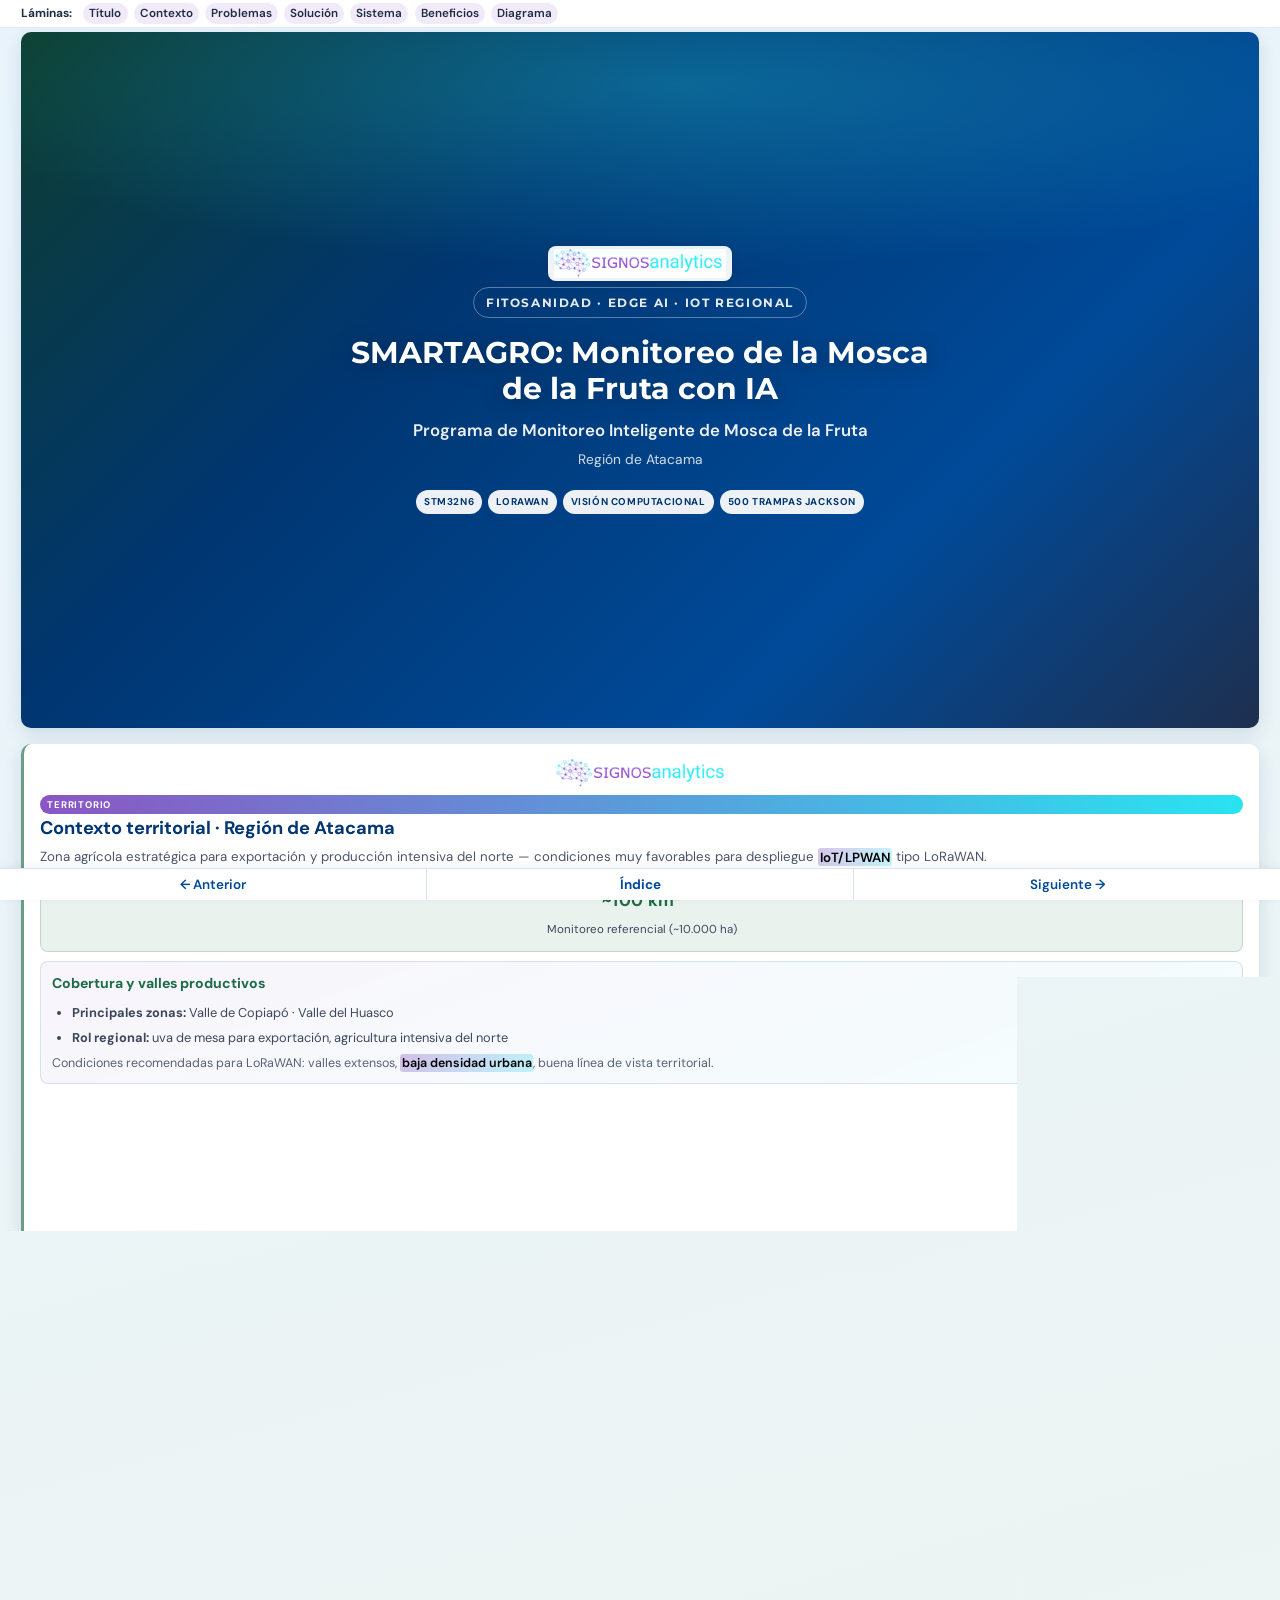
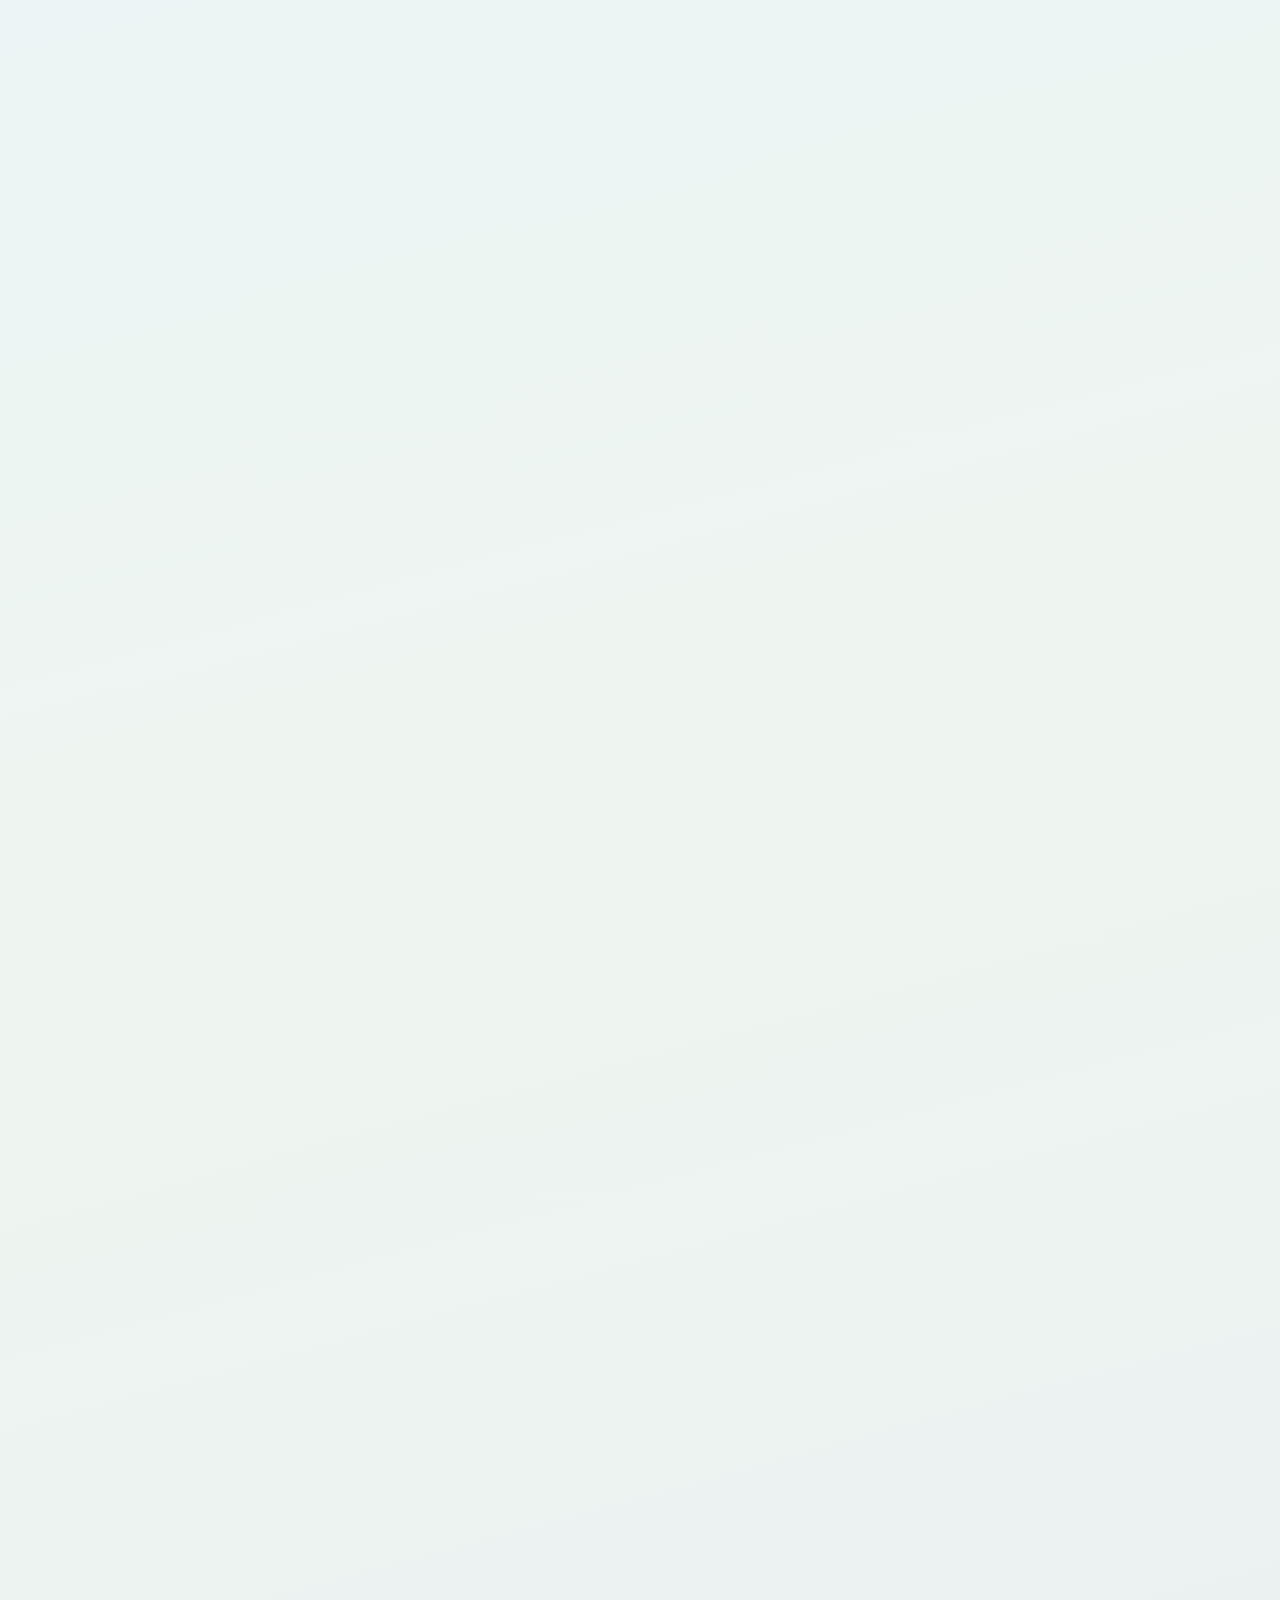
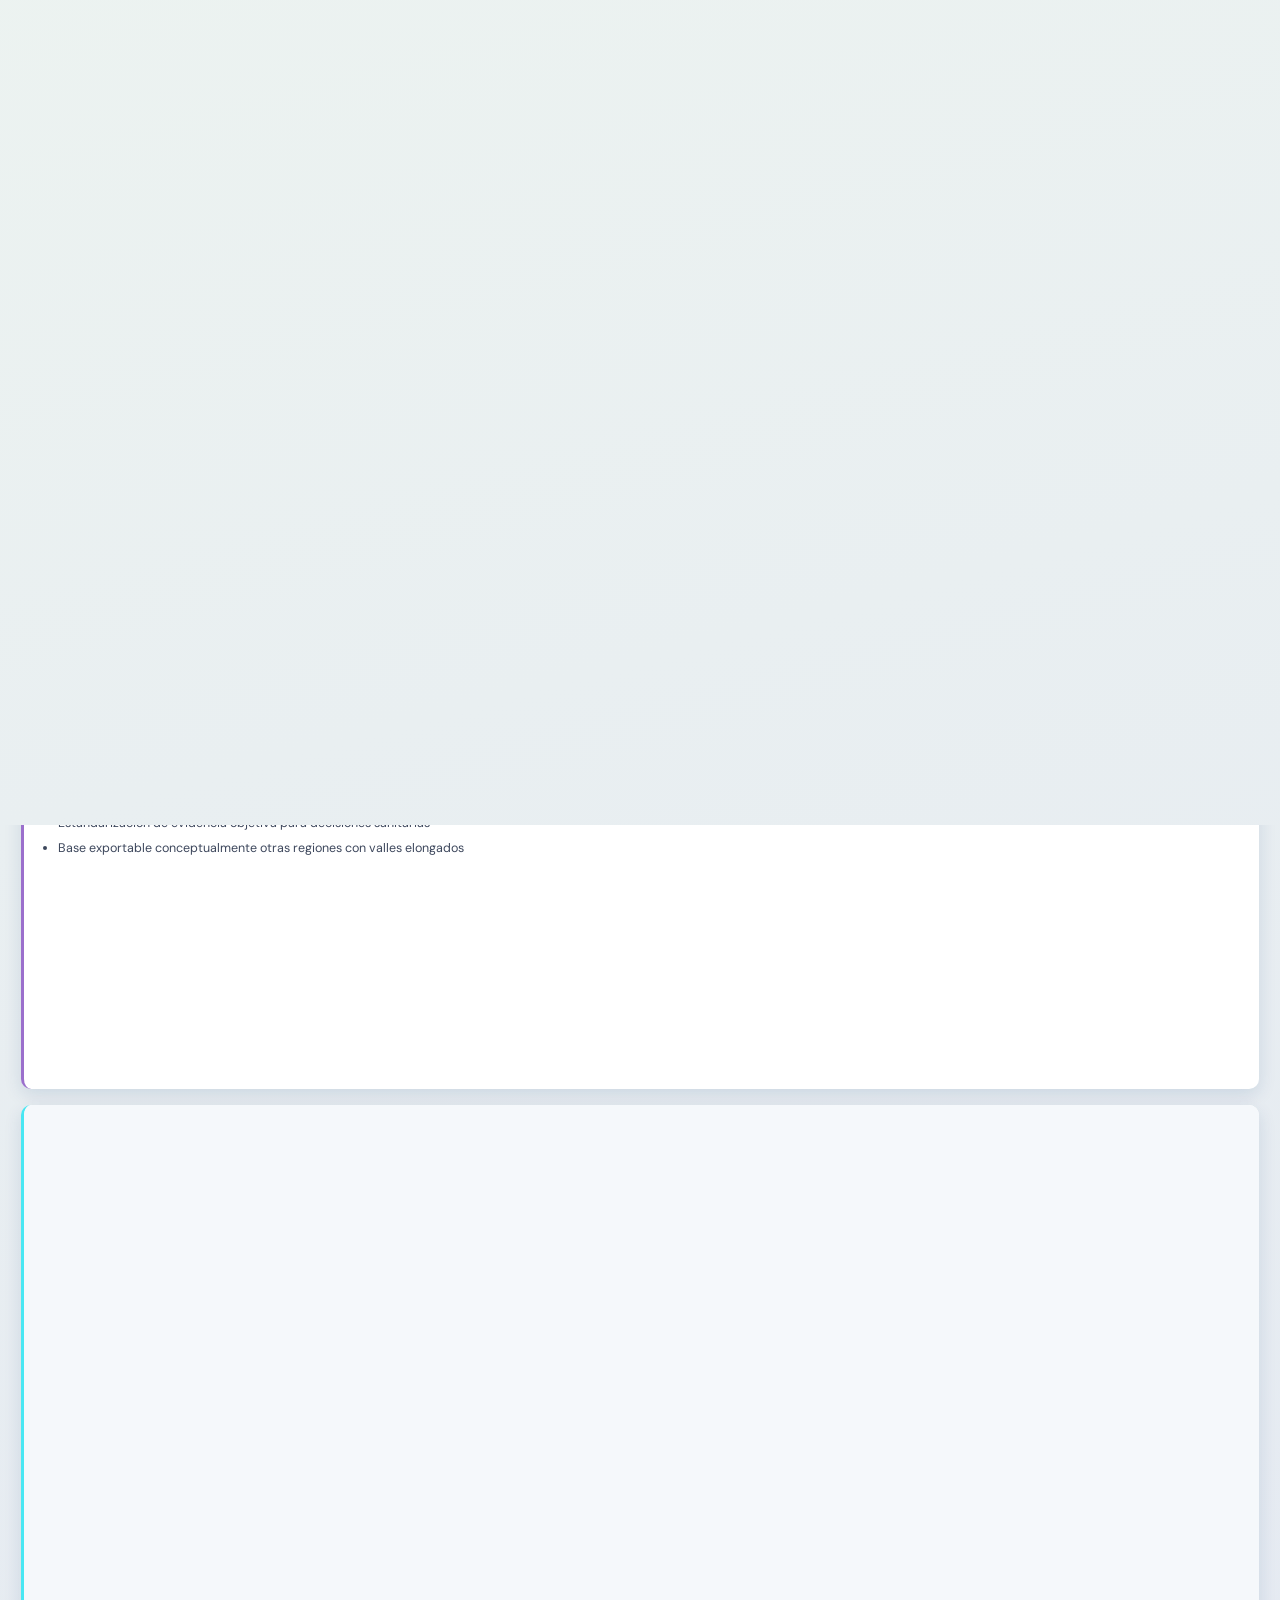
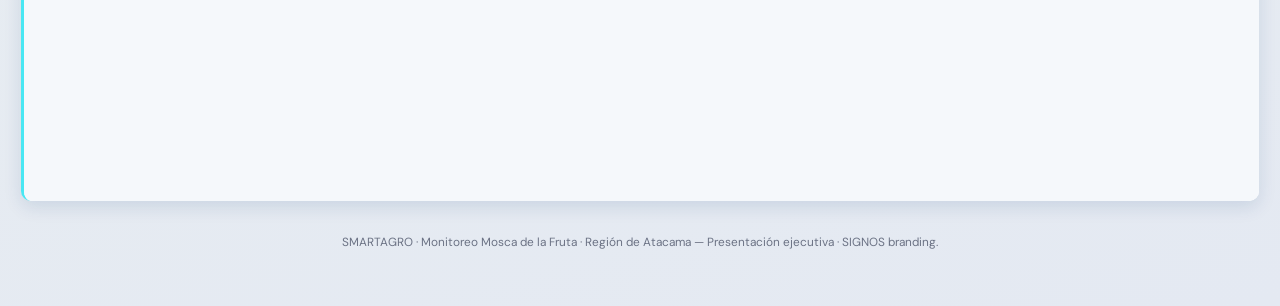
<file: presentacion_smartagro_mosca.html>
<!DOCTYPE html>
<html lang="es">
<head>
  <meta charset="utf-8" />
  <meta name="viewport" content="width=device-width, initial-scale=1" />
  <title>SMARTAGRO — Monitoreo Mosca de la Fruta con IA · Región de Atacama</title>
  <link rel="preconnect" href="https://fonts.googleapis.com" />
  <link rel="preconnect" href="https://fonts.gstatic.com" crossorigin />
  <link href="https://fonts.googleapis.com/css2?family=DM+Sans:wght@400;600;700&family=Montserrat:wght@600;700&display=swap" rel="stylesheet" />
  <link rel="stylesheet" href="assets/deck-nav.css" />
  <style>
    :root {
      --signos-navy: #004a99;
      --signos-purple: #8a56c3;
      --signos-cyan: #29e3f1;
      --signos-deep: #003671;
      --dk: #1e2d44;
      --agro: #1e6b47;
      --surface: #fff;
      --bg: linear-gradient(165deg, #e8f3fb 0%, #eef5f0 48%, #e4e9f2 100%);
      --shadow: 0 6px 18px rgba(0, 54, 113, 0.12);
      --radius: 10px;
      --maxw: 920px;
      --deck-chrome-top: 3.35rem;
    }
    @media (prefers-reduced-motion: reduce) {
      .slide-reveal, .anim-item, .cover-glow, .quote-highlight { animation: none !important; opacity: 1 !important; transform: none !important; transition: none !important; }
    }
    * { box-sizing: border-box; }
    body { margin: 0; font-family: "DM Sans", system-ui, sans-serif; color: var(--dk); background: var(--bg); font-size: clamp(13px, 2.2vw, 15px); line-height: 1.52; }
    .sticky-head { position: sticky; top: 0; z-index: 80; background: rgba(255,255,255,.98); backdrop-filter: blur(8px); }
    nav.toc .inner { max-width: var(--maxw); margin: 0 auto; padding: .45rem 1rem; display: flex; flex-wrap: wrap; gap: .35rem; align-items: center; font-size: .76rem; }
    nav.toc a { padding: .2rem .5rem; border-radius: 999px; background: rgba(138,86,195,.12); color: var(--dk); font-weight: 600; text-decoration: none; }
    nav.toc a:hover { background: rgba(41,227,241,.28); }
    main { max-width: var(--maxw); margin: 0 auto; padding: .85rem .75rem 2.25rem; }

    .cover-lamina {
      position: relative;
      min-height: min(74vh, 540px);
      border-radius: var(--radius);
      overflow: hidden;
      box-shadow: var(--shadow);
      margin-bottom: 1rem;
      scroll-margin-top: 5.5rem;
      background: linear-gradient(135deg, #0d3d2e 0%, var(--signos-deep) 35%, var(--signos-navy) 72%, #1e2f4e 100%);
      display: flex;
      flex-direction: column;
      justify-content: center;
      align-items: center;
      text-align: center;
      padding: 2rem 1.2rem;
    }
    .cover-glow {
      position: absolute;
      width: 150%;
      height: 65%;
      top: -25%;
      left: -22%;
      background: radial-gradient(ellipse, rgba(41,227,241,.28) 0%, transparent 58%);
      pointer-events: none;
      animation: glowDrift 9s ease-in-out infinite alternate;
    }
    @keyframes glowDrift {
      from { transform: translate(-2%, 0) rotate(-1deg); opacity: .75; }
      to { transform: translate(5%, 3%) rotate(1deg); opacity: 1; }
    }
    .cover-chip {
      position: relative;
      z-index: 1;
      font-family: "Montserrat", sans-serif;
      font-size: .72rem;
      font-weight: 700;
      letter-spacing: .14em;
      text-transform: uppercase;
      color: rgba(255,255,255,.9);
      border: 1px solid rgba(255,255,255,.35);
      padding: .35rem .75rem;
      border-radius: 999px;
      margin-bottom: 1rem;
      animation: titleIn .85s ease .1s both;
    }
    .cover-content { position: relative; z-index: 1; max-width: 38rem; }
    .cover-lamina h1 {
      font-family: "Montserrat", sans-serif;
      font-size: clamp(1.15rem, 3.9vw, 1.85rem);
      font-weight: 700;
      color: #fff;
      margin: 0 0 .65rem;
      line-height: 1.22;
      text-shadow: 0 3px 22px rgba(0,0,0,.3);
      animation: titleIn .9s ease .2s both;
    }
    @keyframes titleIn {
      from { opacity: 0; transform: translateY(22px); }
      to { opacity: 1; transform: translateY(0); }
    }
    .cover-sub {
      color: rgba(255,255,255,.93);
      font-size: clamp(.92rem, 2.6vw, 1.05rem);
      font-weight: 600;
      margin: 0 0 .35rem;
      animation: titleIn .85s ease .38s both;
    }
    .cover-region {
      color: rgba(255,255,255,.82);
      font-size: .86rem;
      margin: 0;
      animation: titleIn .8s ease .52s both;
    }
    .cover-badges {
      margin-top: 1.2rem;
      display: flex;
      flex-wrap: wrap;
      gap: .38rem;
      justify-content: center;
      animation: titleIn .75s ease .68s both;
    }
    .cover-badges span {
      font-size: .62rem;
      font-weight: 700;
      letter-spacing: .06em;
      text-transform: uppercase;
      color: var(--signos-deep);
      background: rgba(255,255,255,.93);
      padding: .25rem .5rem;
      border-radius: 999px;
    }

    .slide {
      background: var(--surface);
      border-radius: var(--radius);
      box-shadow: var(--shadow);
      padding: .85rem 1rem;
      margin-bottom: 1rem;
      scroll-margin-top: 5.5rem;
      border-left: 3px solid transparent;
    }
    .slide-reveal { opacity: 0; transform: translateY(18px); transition: opacity .58s ease, transform .58s cubic-bezier(.2,.7,.2,1); }
    .slide-reveal.is-visible { opacity: 1; transform: translateY(0); }
    .slide-reveal.is-visible .anim-item { animation: fadeInUp .5s ease backwards; }
    .slide-reveal.is-visible .anim-item:nth-child(1) { animation-delay: .04s; }
    .slide-reveal.is-visible .anim-item:nth-child(2) { animation-delay: .09s; }
    .slide-reveal.is-visible .anim-item:nth-child(3) { animation-delay: .14s; }
    .slide-reveal.is-visible .anim-item:nth-child(4) { animation-delay: .19s; }
    .slide-reveal.is-visible .anim-item:nth-child(5) { animation-delay: .24s; }
    .slide-reveal.is-visible .anim-item:nth-child(6) { animation-delay: .29s; }
    .slide-reveal.is-visible .anim-item:nth-child(n+7) { animation-delay: .34s; }
    .slide-reveal.is-visible .smart-list-stagger > li:nth-child(1) { animation: fadeInUp .45s ease .05s backwards; }
    .slide-reveal.is-visible .smart-list-stagger > li:nth-child(2) { animation: fadeInUp .45s ease .1s backwards; }
    .slide-reveal.is-visible .smart-list-stagger > li:nth-child(3) { animation: fadeInUp .45s ease .14s backwards; }
    .slide-reveal.is-visible .smart-list-stagger > li:nth-child(4) { animation: fadeInUp .45s ease .18s backwards; }
    .slide-reveal.is-visible .smart-list-stagger > li:nth-child(5) { animation: fadeInUp .45s ease .22s backwards; }
    .slide-reveal.is-visible .smart-list-stagger > li:nth-child(n+6) { animation: fadeInUp .45s ease .28s backwards; }
    @keyframes fadeInUp {
      from { opacity: 0; transform: translateY(12px); }
      to { opacity: 1; transform: translateY(0); }
    }

    .pill { display: inline-block; font-size: .6rem; font-weight: 700; letter-spacing: .08em; text-transform: uppercase; color: #fff; background: linear-gradient(90deg, var(--signos-purple), var(--signos-cyan)); padding: .12rem .45rem; border-radius: 999px; }
    h2 { margin: .2rem 0 0; font-size: clamp(.98rem, 2.5vw, 1.14rem); line-height: 1.28; color: var(--signos-deep); }
    .lead { color: #4b5569; font-size: .83rem; margin: .42rem 0 0; }
    .muted { font-size: .78rem; color: #596273; margin: .35rem 0 0; }

    .smart-list {
      margin: .55rem 0 0;
      padding-left: 1.2rem;
      font-size: .8rem;
      color: #3d475c;
    }
    .smart-list li { margin: .32rem 0; animation: fadeInUp .48s ease backwards; }
    .smart-list.sub { list-style-type: circle; margin-top: .15rem; }
    .cols-2 {
      display: grid;
      gap: .85rem;
      margin-top: .6rem;
    }
    @media (min-width: 640px) { .cols-2 { grid-template-columns: 1fr 1fr; } }

    .panel {
      padding: .6rem .7rem;
      border-radius: 8px;
      border: 1px solid rgba(0,74,153,.14);
      background: linear-gradient(160deg, rgba(138,86,195,.06), rgba(41,227,241,.05));
      font-size: .8rem;
    }
    .panel h3 { margin: 0 0 .4rem; font-size: .88rem; color: var(--agro); }

    .tech-grid {
      display: grid;
      gap: .4rem;
      margin-top: .55rem;
      grid-template-columns: repeat(auto-fill, minmax(130px, 1fr));
    }
    .tech-card {
      font-size: .72rem;
      padding: .45rem .5rem;
      border-radius: 8px;
      background: rgba(0,74,153,.06);
      border-left: 3px solid var(--signos-cyan);
      font-weight: 600;
      color: var(--signos-deep);
    }

    .stat-row {
      display: flex;
      flex-wrap: wrap;
      gap: .55rem;
      margin-top: .55rem;
    }
    .stat {
      flex: 1 1 140px;
      text-align: center;
      padding: .55rem .45rem;
      border-radius: 8px;
      background: rgba(30,107,71,.09);
      border: 1px solid rgba(30,107,71,.2);
      animation: fadeInUp .5s ease backwards;
    }
    .stat strong { display: block; font-size: 1.05rem; color: var(--agro); letter-spacing: .02em; }
    .stat span { font-size: .72rem; color: #3d475c; }

    .flow-split {
      display: grid;
      gap: .75rem;
      margin-top: .6rem;
    }
    @media (min-width: 680px) { .flow-split { grid-template-columns: 1fr 1fr; } }
    .flow-box {
      border-radius: 8px;
      padding: .65rem .75rem;
      border: 1px solid rgba(138,86,195,.22);
      background: rgba(255,255,255,.92);
      font-size: .78rem;
    }
    .flow-box h3 { margin: 0 0 .4rem; font-size: .9rem; color: var(--signos-purple); }

    .benefit-grid {
      display: grid;
      gap: .5rem;
      margin-top: .55rem;
    }
    @media (min-width: 660px) { .benefit-grid { grid-template-columns: repeat(3, 1fr); } }
    .benefit-box {
      font-size: .76rem;
      padding: .55rem .6rem;
      border-radius: 8px;
      background: rgba(0,74,153,.045);
      border-top: 3px solid var(--signos-purple);
    }
    .benefit-box h4 { margin: 0 0 .35rem; font-size: .76rem; text-transform: uppercase; letter-spacing: .05em; color: var(--signos-deep); }

    blockquote.quote-highlight {
      margin: .85rem 0 0;
      padding: .75rem .85rem;
      border-radius: var(--radius);
      font-size: .82rem;
      font-weight: 600;
      font-style: normal;
      line-height: 1.48;
      color: var(--signos-deep);
      background: linear-gradient(120deg, rgba(138,86,195,.14), rgba(41,227,241,.14));
      border: 1px solid rgba(138,86,195,.35);
      position: relative;
      overflow: hidden;
    }
    .quote-highlight::after {
      content: "";
      position: absolute;
      inset: 0;
      background: linear-gradient(105deg, transparent 40%, rgba(41,227,241,.22) 50%, transparent 62%);
      transform: translateX(-100%);
      animation: shimmer 7s ease-in-out infinite;
    }
    @keyframes shimmer {
      0%, 82% { transform: translateX(-100%); }
      92% { transform: translateX(100%); }
      100% { transform: translateX(100%); }
    }
    blockquote.quote-highlight p { margin: 0; position: relative; z-index: 1; }

    .kpi-mini { margin-top: .55rem; }
    .kpi-mini ul { margin: .35rem 0 0; padding-left: 1.1rem; font-size: .78rem; }

    .infographic-slide { border-left-color: rgba(41,227,241,.85); }
    .figure-infographic-wrap {
      margin-top: .6rem;
      border-radius: 8px;
      overflow-x: auto;
      overflow-y: visible;
      -webkit-overflow-scrolling: touch;
      padding: .35rem;
      background: rgba(0,74,153,.04);
      border: 1px solid rgba(0,74,153,.12);
      box-shadow: inset 0 0 0 1px rgba(255,255,255,.45);
    }
    .figure-infographic-wrap img {
      display: block;
      width: 100%;
      min-width: 520px;
      height: auto;
      border-radius: 6px;
      box-shadow: var(--shadow);
    }
    @media (min-width: 700px) {
      .figure-infographic-wrap img { min-width: 0; }
    }
    .infographic-caption {
      margin-top: .55rem;
      font-size: .76rem;
      color: #5a6579;
      line-height: 1.45;
    }

    footer {
      text-align: center;
      padding: .9rem .75rem 1.4rem;
      color: #6b7284;
      font-size: .74rem;
    }
    mark.hl { background: linear-gradient(120deg, rgba(138,86,195,.35), rgba(41,227,241,.28)); font-weight: 600; padding: .06em .12em; border-radius: 3px; }


    body.has-deck-nav main {
      padding: max(4px, var(--deck-main-pad-y, 0px)) 0.45rem max(2px, env(safe-area-inset-bottom, 0px)) !important;
    }

  </style>
</head>
<body class="has-deck-nav">
  <div class="sticky-head sticky-head--compact"><nav class="toc" aria-label="Índice">
      <div class="inner">
        <strong style="margin-right:.32rem;color:var(--dk)">Láminas:</strong>
        <a href="#smartagro1">Título</a>
        <a href="#smartagro2">Contexto</a>
        <a href="#smartagro3">Problemas</a>
        <a href="#smartagro4">Solución</a>
        <a href="#smartagro5">Sistema</a>
        <a href="#smartagro6">Beneficios</a>
        <a href="#smartagro-diagram">Diagrama</a>
      </div>
    </nav>
  </div>

  <main>
    <header class="cover-lamina slide-reveal deck-fill-slide" id="smartagro1">
            <p class="slide-brand slide-brand--dark"><a href="#smartagro1"><img src="assets/logo-signos.png" alt="SIGNOS analytics" width="160" height="36" decoding="async" /></a></p>
      <div class="cover-glow" aria-hidden="true"></div>
      <div class="cover-chip">Fitosanidad · Edge AI · IoT regional</div>
      <div class="cover-content">
        <h1>SMARTAGRO: Monitoreo de la Mosca de la Fruta con IA</h1>
        <p class="cover-sub">Programa de Monitoreo Inteligente de Mosca de la Fruta</p>
        <p class="cover-region">Región de Atacama</p>
        <div class="cover-badges">
          <span>STM32N6</span>
          <span>LoRaWAN</span>
          <span>Visión computacional</span>
          <span>500 trampas Jackson</span>
        </div>
      </div>
    </header>

    <section class="slide deck-fill-slide slide-reveal" id="smartagro2" style="border-left-color:rgba(30,107,71,.65)">
  <p class="slide-brand"><a href="#smartagro1"><img src="assets/logo-signos.png" alt="SIGNOS analytics" width="160" height="36" decoding="async" /></a></p>

      <span class="pill anim-item">Territorio</span>
      <h2 class="anim-item">Contexto territorial · Región de Atacama</h2>
      <p class="lead anim-item">Zona agrícola estratégica para exportación y producción intensiva del norte — condiciones muy favorables para despliegue <mark class="hl">IoT/LPWAN</mark> tipo LoRaWAN.</p>
      <div class="stat-row anim-item">
        <div class="stat"><strong>~100 km²</strong><span>Monitoreo referencial (~10.000 ha)</span></div>
      </div>
      <div class="panel anim-item" style="margin-top:.6rem;">
        <h3>Cobertura y valles productivos</h3>
        <ul class="smart-list smart-list-stagger">
          <li><strong>Principales zonas:</strong> Valle de Copiapó · Valle del Huasco</li>
          <li><strong>Rol regional:</strong> uva de mesa para exportación, agricultura intensiva del norte</li>
        </ul>
        <p class="muted">Condiciones recomendadas para LoRaWAN: valles extensos, <mark class="hl">baja densidad urbana</mark>, buena línea de vista territorial.</p>
      </div>
    </section>

    <section class="slide deck-fill-slide slide-reveal" id="smartagro3">
  <p class="slide-brand"><a href="#smartagro1"><img src="assets/logo-signos.png" alt="SIGNOS analytics" width="160" height="36" decoding="async" /></a></p>

      <span class="pill anim-item">Problemática</span>
      <h2 class="anim-item">Mosca de la fruta y limitaciones actuales</h2>
      <div class="cols-2">
        <article class="panel anim-item">
          <h3>Amenaza fitosanitaria</h3>
          <ul class="smart-list smart-list-stagger">
            <li>Riesgo crítico para la sanidad agrícola chilena y <strong>cadena exportadora</strong></li>
            <li>Riesgo de restricciones comerciales internacionales</li>
            <li>Costos muy altos en campañas de erradicación reactivas</li>
          </ul>
        </article>
        <article class="panel anim-item">
          <h3>Limitaciones del monitoreo de hoy</h3>
          <ul class="smart-list smart-list-stagger">
            <li>Revisión manual de trampas</li>
            <li>Baja densidad espacial de observación</li>
            <li>Respuesta lenta ante focos · cobertura acotada</li>
            <li>Alto costo operativo en terreno</li>
          </ul>
        </article>
      </div>
    </section>

    <section class="slide deck-fill-slide slide-reveal" id="smartagro4">
  <p class="slide-brand"><a href="#smartagro1"><img src="assets/logo-signos.png" alt="SIGNOS analytics" width="160" height="36" decoding="async" /></a></p>

      <span class="pill anim-item">Propuesta</span>
      <h2 class="anim-item">Red inteligente de vigilancia fitosanitaria</h2>
      <p class="lead anim-item">Infraestructura regional escalable para detección y conteo <strong>automático</strong>, con comunicación eficiente hacia una plataforma central.</p>
      <div class="stat-row anim-item">
        <div class="stat"><strong>500</strong><span>Trampas Jackson inteligentes</span></div>
        <div class="stat"><strong>24/7</strong><span>Monitoreo autónomo</span></div>
        <div class="stat"><strong>~10 k ha</strong><span>Cobertura objetivo regional</span></div>
      </div>
      <h3 style="margin:.75rem 0 .2rem;font-size:.88rem;color:var(--signos-deep);" class="anim-item">Stack tecnológico principal</h3>
      <div class="tech-grid anim-item">
        <div class="tech-card">IA Edge · STM32N6</div>
        <div class="tech-card">Visión computacional</div>
        <div class="tech-card">LoRaWAN largo alcance</div>
        <div class="tech-card">Solar autónomo</div>
        <div class="tech-card">Plataforma cloud</div>
      </div>
    </section>

    <section class="slide deck-fill-slide slide-reveal" id="smartagro5">
  <p class="slide-brand"><a href="#smartagro1"><img src="assets/logo-signos.png" alt="SIGNOS analytics" width="160" height="36" decoding="async" /></a></p>

      <span class="pill anim-item">Operación</span>
      <h2 class="anim-item">Funcionamiento integrado · Borde vs central</h2>
      <div class="flow-split">
        <article class="flow-box anim-item">
          <h3>En cada trampa</h3>
          <ul class="smart-list smart-list-stagger">
            <li>Captura periódica de imágenes</li>
            <li><mark class="hl">Detección y clasificación de mosca por IA local</mark></li>
            <li>Conteo en dispositivo (edge)</li>
            <li>Eventos sintéticos transmitidos por LoRaWAN</li>
          </ul>
        </article>
        <article class="flow-box anim-item">
          <h3>Plataforma central</h3>
          <ul class="smart-list smart-list-stagger">
            <li>Recepción de alertas <strong>casi en tiempo real</strong></li>
            <li>Mapas de calor y <strong>GIS</strong> regional</li>
            <li>Dashboard ejecutivo · historial y trazabilidad</li>
            <li><mark class="hl">Informes automatizados</mark> por periodo/evento</li>
          </ul>
        </article>
      </div>
    </section>

    <section class="slide deck-fill-slide slide-reveal" id="smartagro6" style="border-left-color:rgba(138,86,195,.85)">
  <p class="slide-brand"><a href="#smartagro1"><img src="assets/logo-signos.png" alt="SIGNOS analytics" width="160" height="36" decoding="async" /></a></p>

      <span class="pill anim-item">Valor</span>
      <h2 class="anim-item">Beneficios y resultado esperado</h2>
      <div class="benefit-grid">
        <div class="benefit-box anim-item">
          <h4>Operacionales</h4>
          <ul class="smart-list smart-list-stagger">
            <li>Detección temprana de brotes</li>
            <li>Mayor cobertura territorial homogénea</li>
            <li>Tiempos de reacción acortados</li>
            <li>CAPEX/OPEX operativo más contenido vs. modelo manual disperso</li>
          </ul>
        </div>
        <div class="benefit-box anim-item">
          <h4>Tecnológicos</h4>
          <ul class="smart-list smart-list-stagger">
            <li><mark class="hl">IA distribuida en terreno</mark></li>
            <li>Bajo consumo y operación solar</li>
            <li>Escalabilidad dentro de la región (y modelo replicable)</li>
          </ul>
        </div>
        <div class="benefit-box anim-item">
          <h4>Estratégicos</h4>
          <ul class="smart-list smart-list-stagger">
            <li>Fortalecimiento fitosanitario institucional y de productores</li>
            <li>Resguardo reputacional exportador</li>
            <li>Agenda <strong>smart agro</strong> 4.0 transferible</li>
          </ul>
        </div>
      </div>
      <blockquote class="quote-highlight anim-item">
        <p>«Infraestructura regional inteligente de vigilancia fitosanitaria basada en <strong>IA Edge + LoRaWAN</strong>: monitoreo continuo, alertas tempranas, cobertura masiva, gestión guiada por datos y mayor resiliencia agrícola.»</p>
      </blockquote>
      <div class="kpi-mini anim-item">
        <strong style="font-size:.78rem;color:var(--signos-deep);">Impacto esperado (síntesis)</strong>
        <ul class="smart-list smart-list-stagger">
          <li>Continuidad en captura vs. muestros esporádicos</li>
          <li>Estandarización de evidencia objetiva para decisiones sanitarias</li>
          <li>Base exportable conceptualmente otras regiones con valles elongados</li>
        </ul>
      </div>
    </section>

    <section class="slide deck-fill-slide slide-reveal infographic-slide" id="smartagro-diagram">
  <p class="slide-brand"><a href="#smartagro1"><img src="assets/logo-signos.png" alt="SIGNOS analytics" width="160" height="36" decoding="async" /></a></p>

      <span class="pill anim-item">Esquema general</span>
      <h2 class="anim-item">Sistema de trampas Jackson inteligentes · IA Edge + LoRaWAN</h2>
      <p class="lead anim-item">Diagrama técnico de referencia: nodo en campo, red LoRaWAN, plataforma cloud y visualización regional.</p>
      <figure class="anim-item" style="margin:0;">
        <div class="figure-infographic-wrap">
          <img
            src="assets/smartagro-infografia-jackson-lorawan.png"
            alt="Infografía del sistema SMARTAGRO: trampa Jackson con panel solar, cámara, STM32N6 y LoRaWAN; despliegue en campo hasta gateway; flujo desde captura e IA Edge hasta plataforma cloud y mapas de calor en dashboard."
            loading="lazy"
            decoding="async"
          />
        </div>
        <figcaption class="infographic-caption">
          Cobertura referencial diseño: ~10.000 ha, 500 nodos trampas inteligentes, gateways LoRaWAN (25–40), monitoreo 24/7 y energía solar autónoma. En vista móvil puede desplazarse la imagen horizontalmente para ver el detalle completo.
        </figcaption>
      </figure>
    </section>
  </main>

  <footer>SMARTAGRO · Monitoreo Mosca de la Fruta · Región de Atacama — Presentación ejecutiva · SIGNOS branding.</footer>

  <script>
(function () {
  var reduce = window.matchMedia("(prefers-reduced-motion: reduce)").matches;
  if (reduce) {
    document.querySelectorAll(".slide-reveal").forEach(function (el) { el.classList.add("is-visible"); });
    return;
  }
  var io = new IntersectionObserver(function (entries) {
    entries.forEach(function (e) {
      if (e.isIntersecting) {
        e.target.classList.add("is-visible");
        io.unobserve(e.target);
      }
    });
  }, { threshold: 0.1, rootMargin: "0px 0px -7% 0px" });
  document.querySelectorAll(".slide-reveal").forEach(function (el) { io.observe(el); });
})();
  </script>
  <nav class="deck-nav-fixed" aria-label="Navegación entre presentaciones">
    <a class="deck-nav-link deck-nav-prev" href="presentacion_atacama_pulse_ia.html">← Anterior</a>
    <a class="deck-nav-link deck-nav-hub" href="index.html#deck-catalogo">Índice</a>
    <a class="deck-nav-link deck-nav-next" href="presentacion_cooperacion_atacama_pais_vasco.html">Siguiente →</a>
  </nav>
</body>
</html>
</file>
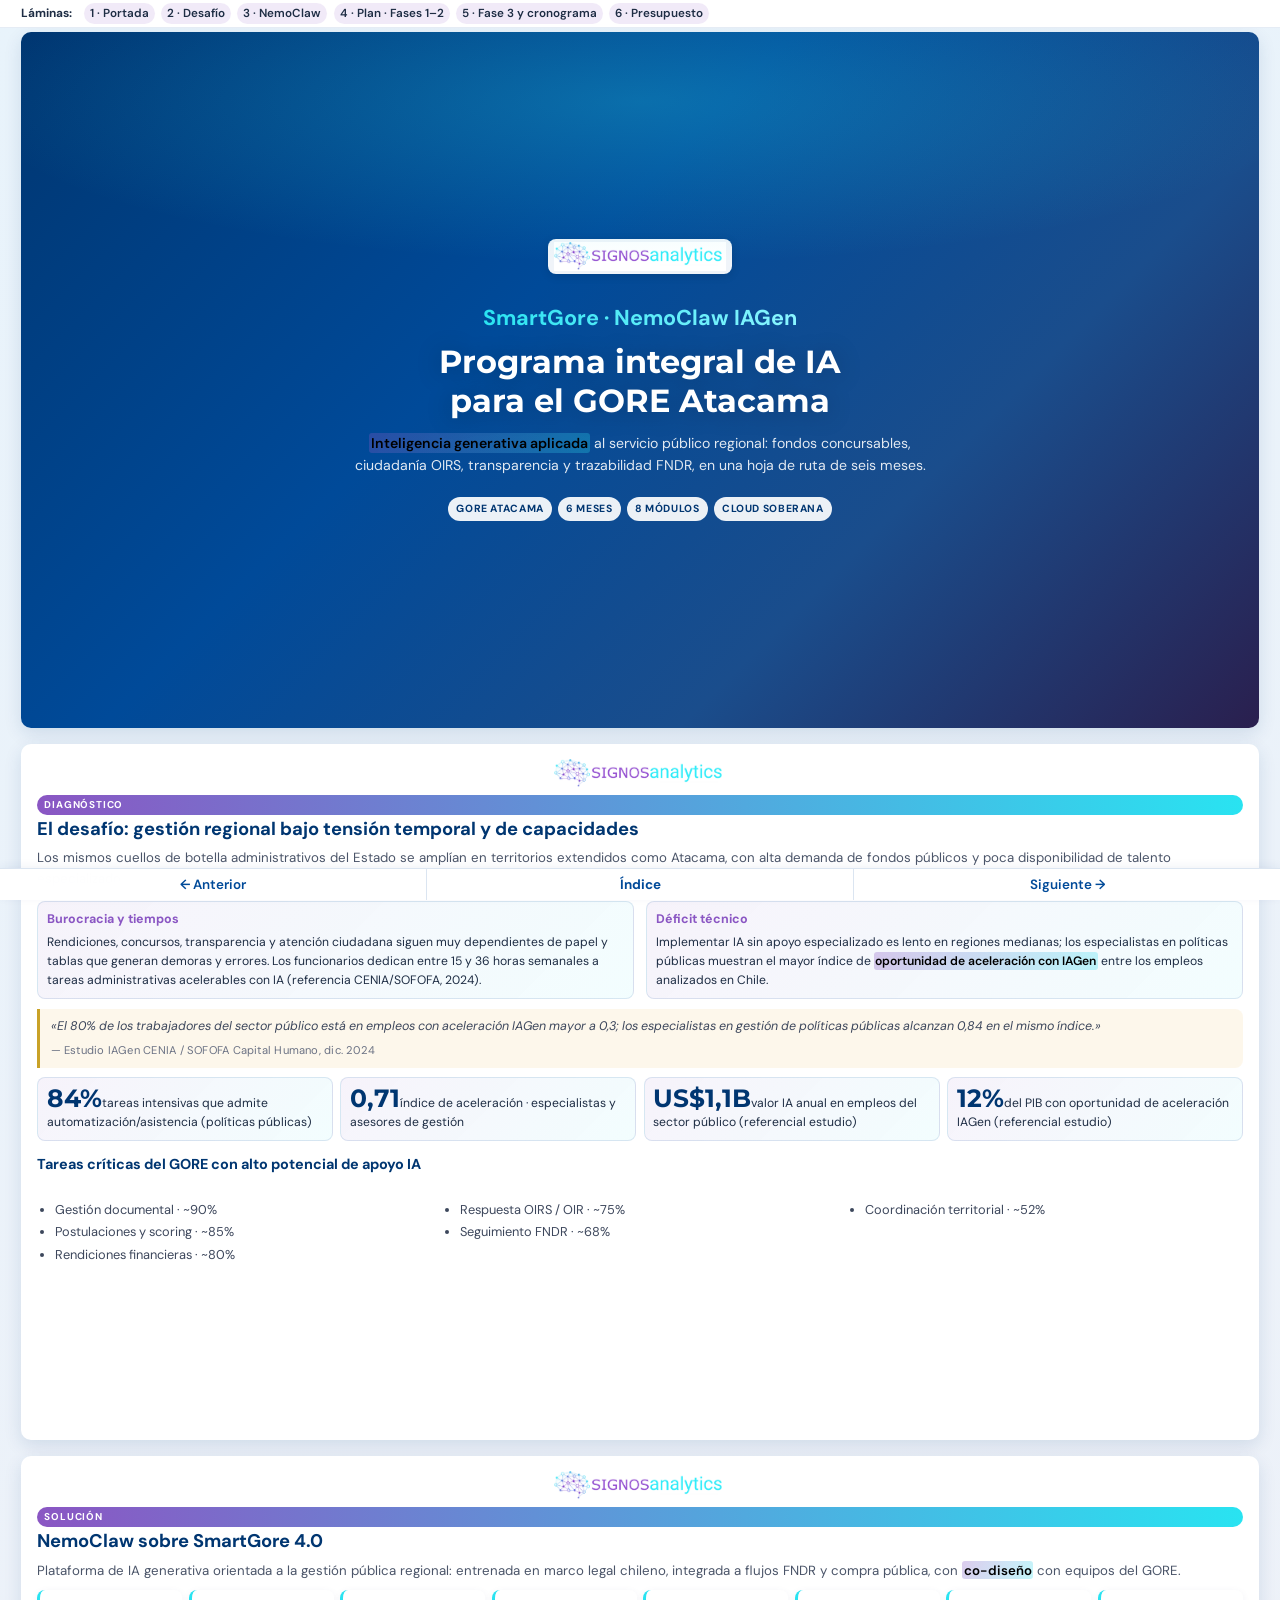
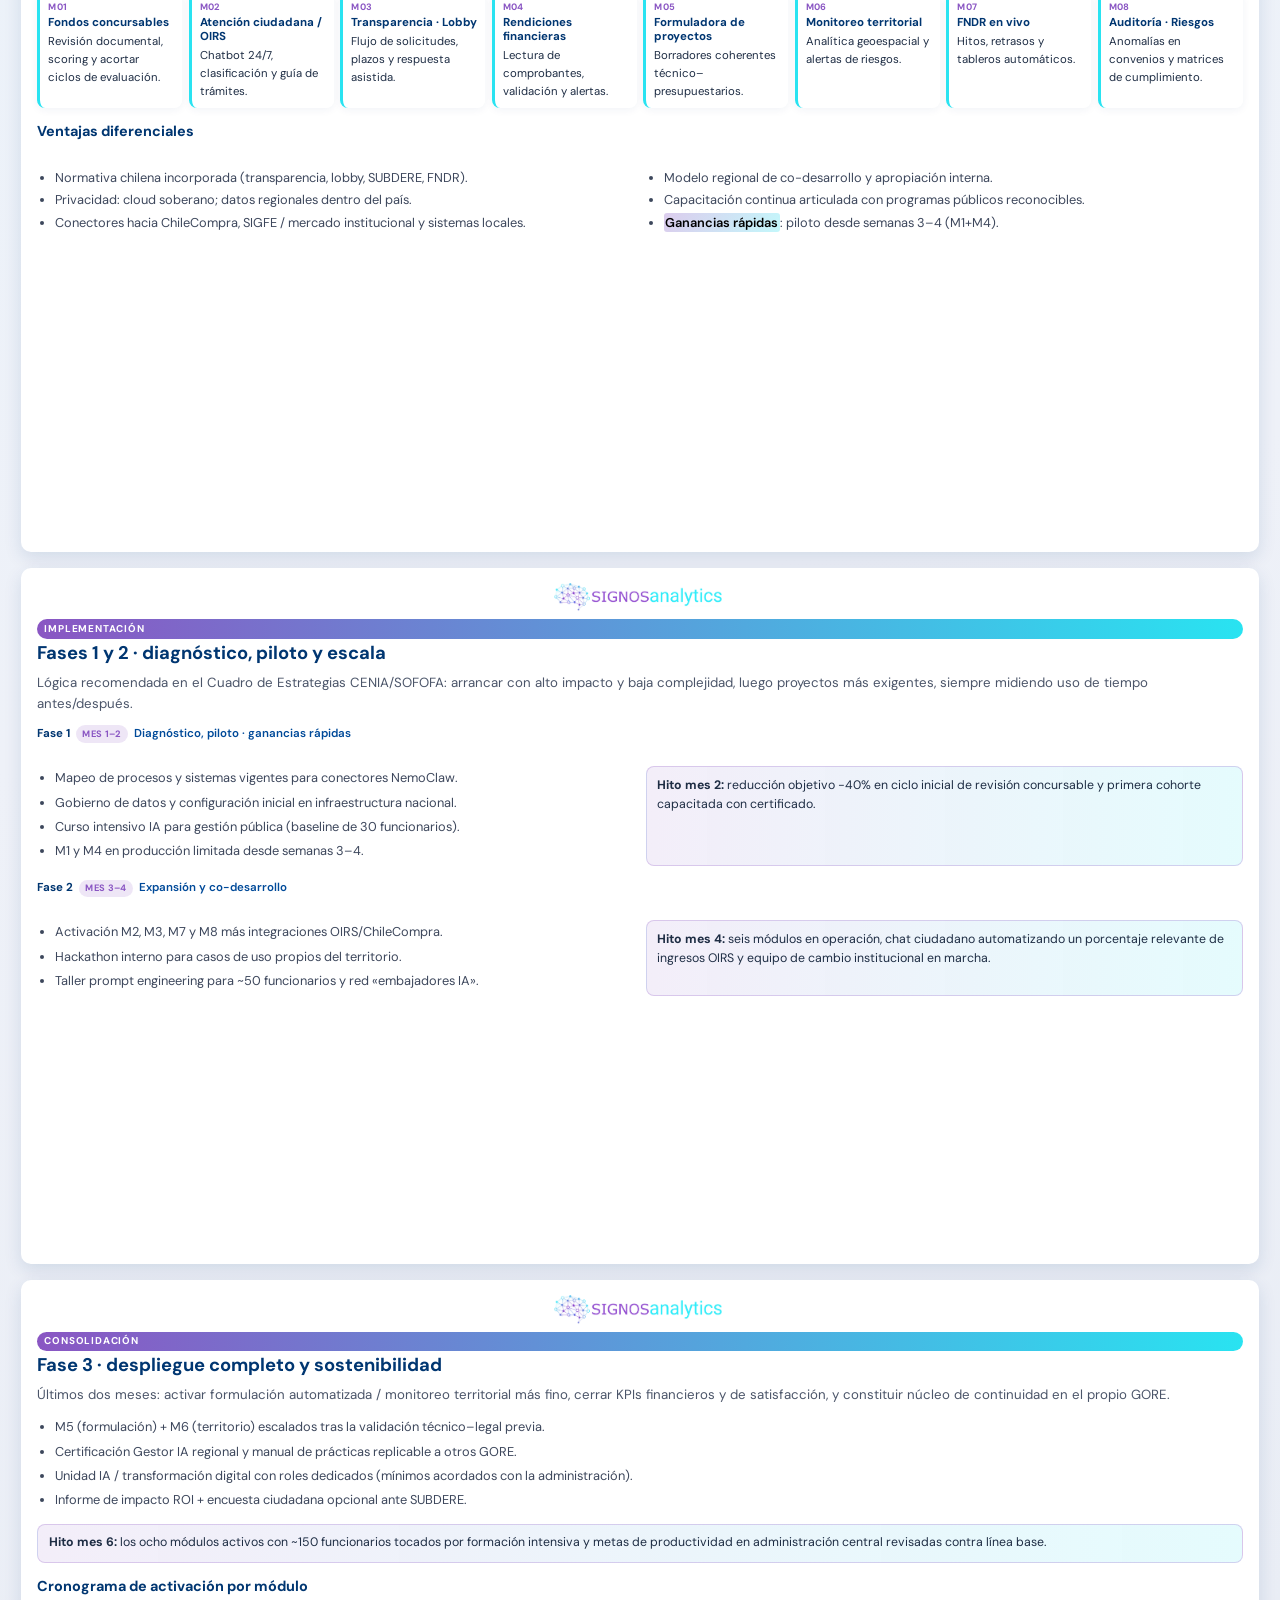
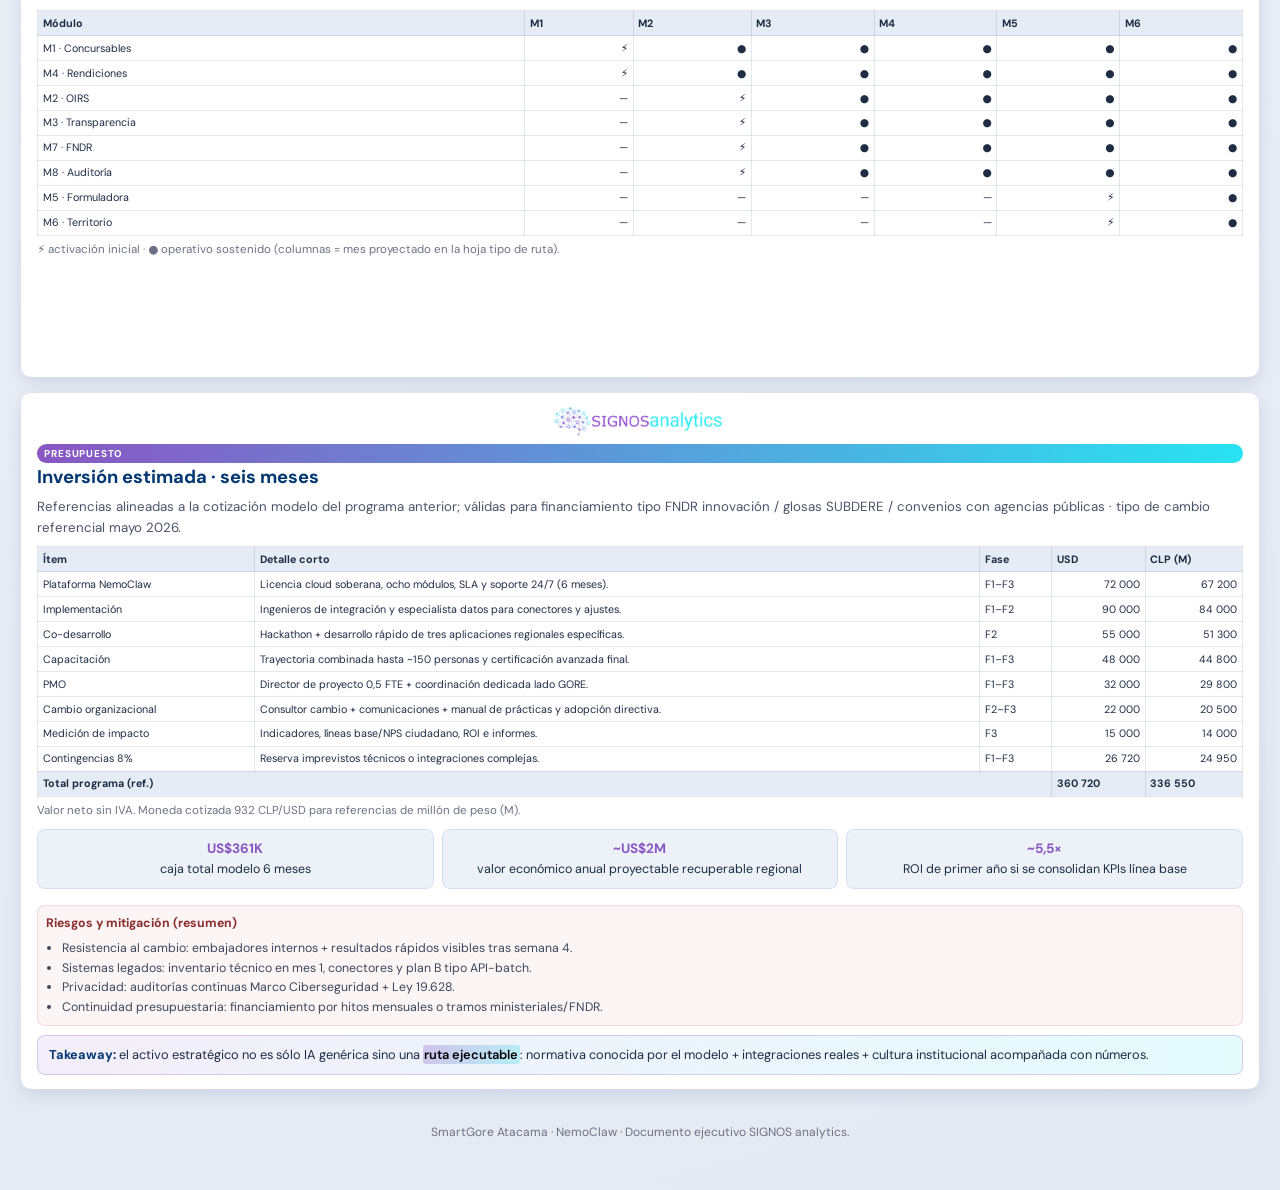
<file: presentacion_smartgore_atacama_nemoclaw.html>
<!DOCTYPE html>
<html lang="es">
<head>
  <meta charset="utf-8" />
  <meta name="viewport" content="width=device-width, initial-scale=1" />
  <title>SmartGore Atacama — Programa NemoClaw · SIGNOS analytics</title>
  <link rel="preconnect" href="https://fonts.googleapis.com" />
  <link rel="preconnect" href="https://fonts.gstatic.com" crossorigin />
  <link href="https://fonts.googleapis.com/css2?family=DM+Sans:wght@400;600;700&family=Montserrat:wght@600;700&display=swap" rel="stylesheet" />
  <link rel="stylesheet" href="assets/deck-nav.css" />
  <style>
    :root {
      --signos-navy: #004a99;
      --signos-purple: #8a56c3;
      --signos-cyan: #29e3f1;
      --signos-deep: #003671;
      --dk: #1e2d44;
      --surface: #fff;
      --bg: linear-gradient(165deg, #e8f3fb 0%, #eef1f8 50%, #e4e9f2 100%);
      --shadow: 0 6px 18px rgba(0, 54, 113, 0.12);
      --radius: 10px;
      --maxw: 920px;
      --deck-chrome-top: 3.35rem;
    }
    @media (prefers-reduced-motion: reduce) {
      .slide-reveal, .anim-item, .cover-glow { animation: none !important; opacity: 1 !important; transform: none !important; transition: none !important; }
    }
    * { box-sizing: border-box; }
    body { margin: 0; font-family: "DM Sans", system-ui, sans-serif; color: var(--dk); background: var(--bg); font-size: clamp(13px, 2.2vw, 15px); line-height: 1.5; }
    .sticky-head { position: sticky; top: 0; z-index: 80; background: rgba(255,255,255,.98); backdrop-filter: blur(8px); }
    nav.toc .inner { max-width: var(--maxw); margin: 0 auto; padding: .45rem 1rem; display: flex; flex-wrap: wrap; gap: .35rem; align-items: center; font-size: .78rem; }
    nav.toc a { padding: .2rem .55rem; border-radius: 999px; background: rgba(138,86,195,.12); color: var(--dk); font-weight: 600; text-decoration: none; }
    nav.toc a:hover { background: rgba(41,227,241,.22); }
    main { max-width: var(--maxw); margin: 0 auto; padding: .85rem .75rem 2.5rem; }

    .cover-lamina {
      position: relative;
      min-height: min(72vh, 520px);
      border-radius: var(--radius);
      overflow: hidden;
      box-shadow: var(--shadow);
      margin-bottom: 1rem;
      scroll-margin-top: 5.5rem;
      background: linear-gradient(135deg, var(--signos-deep) 0%, var(--signos-navy) 40%, #1a4d8c 70%, #2a1f4e 100%);
      display: flex;
      flex-direction: column;
      justify-content: center;
      align-items: center;
      text-align: center;
      padding: 2rem 1.25rem;
    }
    .cover-glow {
      position: absolute;
      width: 140%;
      height: 60%;
      top: -20%;
      left: -20%;
      background: radial-gradient(ellipse, rgba(41,227,241,.25) 0%, transparent 55%);
      pointer-events: none;
      animation: glowDrift 8s ease-in-out infinite alternate;
    }
    @keyframes glowDrift {
      from { transform: translate(-2%, 0) scale(1); opacity: .8; }
      to { transform: translate(4%, 2%) scale(1.05); opacity: 1; }
    }
    .cover-content { position: relative; z-index: 1; max-width: 38rem; }
    .cover-lamina h1 {
      font-family: "Montserrat", sans-serif;
      font-size: clamp(1.35rem, 4.2vw, 2rem);
      font-weight: 700;
      color: #fff;
      margin: 0 0 .75rem;
      line-height: 1.2;
      text-shadow: 0 2px 24px rgba(0,0,0,.25);
      animation: titleIn .9s ease .15s both;
    }
    @keyframes titleIn {
      from { opacity: 0; transform: translateY(20px); }
      to { opacity: 1; transform: translateY(0); }
    }
    .cover-product {
      display: inline-block;
      font-size: clamp(1rem, 2.8vw, 1.35rem);
      font-weight: 700;
      background: linear-gradient(90deg, var(--signos-cyan), #8af5ff);
      -webkit-background-clip: text;
      background-clip: text;
      color: transparent;
      margin-bottom: .5rem;
      animation: titleIn .85s ease .35s both;
    }
    .cover-tagline {
      color: rgba(255,255,255,.88);
      font-size: .88rem;
      margin: 0;
      animation: titleIn .8s ease .55s both;
    }
    .cover-badges { margin-top: 1.25rem; display: flex; flex-wrap: wrap; gap: .4rem; justify-content: center; animation: titleIn .75s ease .75s both; }
    .cover-badges span {
      font-size: .65rem;
      font-weight: 700;
      letter-spacing: .06em;
      text-transform: uppercase;
      color: var(--signos-deep);
      background: rgba(255,255,255,.92);
      padding: .25rem .5rem;
      border-radius: 999px;
    }

    .slide {
      background: var(--surface);
      border-radius: var(--radius);
      box-shadow: var(--shadow);
      padding: .85rem 1rem;
      margin-bottom: 1rem;
      scroll-margin-top: 5.5rem;
    }
    .slide-reveal { opacity: 0; transform: translateY(18px); transition: opacity .55s ease, transform .55s ease; }
    .slide-reveal.is-visible { opacity: 1; transform: translateY(0); }
    .slide-reveal.is-visible .anim-item { animation: fadeInUp .48s ease backwards; }
    .slide-reveal.is-visible .anim-item:nth-child(1) { animation-delay: .04s; }
    .slide-reveal.is-visible .anim-item:nth-child(2) { animation-delay: .08s; }
    .slide-reveal.is-visible .anim-item:nth-child(3) { animation-delay: .12s; }
    .slide-reveal.is-visible .anim-item:nth-child(4) { animation-delay: .16s; }
    .slide-reveal.is-visible .anim-item:nth-child(5) { animation-delay: .2s; }
    .slide-reveal.is-visible .anim-item:nth-child(6) { animation-delay: .24s; }
    .slide-reveal.is-visible .anim-item:nth-child(n+7) { animation-delay: .28s; }
    .slide-reveal.is-visible .mod-card:nth-child(1) { animation-delay: .03s; }
    .slide-reveal.is-visible .mod-card:nth-child(2) { animation-delay: .06s; }
    .slide-reveal.is-visible .mod-card:nth-child(3) { animation-delay: .09s; }
    .slide-reveal.is-visible .mod-card:nth-child(4) { animation-delay: .12s; }
    .slide-reveal.is-visible .mod-card:nth-child(5) { animation-delay: .15s; }
    .slide-reveal.is-visible .mod-card:nth-child(6) { animation-delay: .18s; }
    .slide-reveal.is-visible .mod-card:nth-child(7) { animation-delay: .21s; }
    .slide-reveal.is-visible .mod-card:nth-child(8) { animation-delay: .24s; }
    @keyframes fadeInUp {
      from { opacity: 0; transform: translateY(12px); }
      to { opacity: 1; transform: translateY(0); }
    }

    .pill { display: inline-block; font-size: .62rem; font-weight: 700; letter-spacing: .08em; text-transform: uppercase; color: #fff; background: linear-gradient(90deg, var(--signos-purple), var(--signos-cyan)); padding: .12rem .45rem; border-radius: 999px; }
    h2 { margin: .2rem 0 0; font-size: clamp(1rem, 2.5vw, 1.15rem); line-height: 1.28; color: var(--signos-deep); }
    h3 { margin: .75rem 0 .35rem; font-size: .9rem; color: var(--signos-deep); }
    .lead { color: #4b5569; font-size: .83rem; margin: .45rem 0 0; }
    .mini-list { margin: .45rem 0 0; padding-left: 1.1rem; font-size: .8rem; color: #3d475c; }
    .mini-list li { margin: .26rem 0; }
    .mini-list.condensed li { margin: .14rem 0; }
    .two-col { display: grid; gap: .75rem; margin-top: .65rem; }
    @media (min-width: 720px) { .two-col { grid-template-columns: 1fr 1fr; } }
    .three-col { display: grid; gap: .65rem; margin-top: .55rem; }
    @media (min-width: 640px) { .three-col { grid-template-columns: repeat(3, 1fr); } }
    .val-grid { display: grid; gap: .45rem; margin-top: .55rem; }
    @media (min-width: 640px) { .val-grid { grid-template-columns: repeat(2, 1fr); } }
    @media (min-width: 900px) { .val-grid.kpi-row { grid-template-columns: repeat(4, 1fr); } }
    .val-card {
      font-size: .76rem;
      padding: .5rem .55rem;
      border-radius: 8px;
      border: 1px solid rgba(0,74,153,.12);
      background: linear-gradient(135deg, rgba(138,86,195,.07), rgba(41,227,241,.06));
    }
    .val-card strong { display: block; color: var(--signos-purple); font-size: .78rem; margin-bottom: .2rem; }
    .val-card .big-stat {
      font-family: "Montserrat", sans-serif;
      font-size: 1.55rem;
      font-weight: 700;
      color: var(--signos-deep);
      line-height: 1;
      margin-bottom: .2rem;
    }
    .mod-grid { display: grid; gap: .4rem; margin-top: .55rem; grid-template-columns: repeat(auto-fill, minmax(136px, 1fr)); }
    .mod-card {
      font-size: .71rem;
      padding: .45rem .5rem;
      border-radius: 8px;
      background: rgba(255,255,255,.95);
      border-left: 3px solid var(--signos-cyan);
      box-shadow: 0 2px 8px rgba(0,54,113,.06);
    }
    .mod-card .mod-num { font-size: .58rem; font-weight: 700; color: var(--signos-purple); letter-spacing: .04em; margin-bottom: .15rem; }
    .mod-card b { display: block; color: var(--signos-deep); font-size: .72rem; line-height: 1.22; margin-bottom: .2rem; }
    .growth-row { display: grid; grid-template-columns: 1fr 1fr; gap: .5rem; font-size: .78rem; margin: .5rem 0; }
    @media (min-width: 560px) { .growth-row { grid-template-columns: repeat(3, 1fr); } }
    .growth-cell {
      text-align: center;
      padding: .55rem .4rem;
      border-radius: 8px;
      background: rgba(0,74,153,.07);
      border: 1px solid rgba(0,74,153,.1);
    }
    .growth-cell em { display: block; font-style: normal; font-weight: 700; color: var(--signos-purple); font-size: .85rem; }
    .risk-block { font-size: .77rem; margin-top: .5rem; padding: .5rem; border-radius: 8px; background: rgba(180,80,80,.06); border: 1px solid rgba(180,80,80,.15); }
    .risk-block strong { color: #8b2c2c; }
    .risk-block ul { margin: .35rem 0 0; padding-left: 1rem; color: #3d475c; }
    .conclusion {
      margin-top: .55rem;
      padding: .55rem .65rem;
      border-radius: 8px;
      font-size: .8rem;
      background: linear-gradient(90deg, rgba(138,86,195,.1), rgba(41,227,241,.12));
      border: 1px solid rgba(138,86,195,.25);
    }
    .quote-strip {
      margin: .6rem 0 0;
      padding: .5rem .65rem;
      border-left: 3px solid #c9a227;
      border-radius: 0 8px 8px 0;
      font-size: .78rem;
      font-style: italic;
      color: #3d475c;
      background: rgba(232,163,38,.09);
    }
    .quote-strip cite { display: block; margin-top: .35rem; font-size: .7rem; font-style: normal; color: #6b7284; letter-spacing: .02em; }
    mark.hl { background: linear-gradient(120deg, rgba(138,86,195,.3), rgba(41,227,241,.28)); font-weight: 600; padding: .06em .12em; border-radius: 3px; }
    .scroll-x { overflow-x: auto; -webkit-overflow-scrolling: touch; margin-top: .45rem; }
    .muted-note { font-size: .72rem; color: #6b7284; margin: .35rem 0 0; }

    .data-table {
      width: 100%;
      border-collapse: collapse;
      font-size: .74rem;
      table-layout: auto;
      min-width: 520px;
    }
    .data-table th, .data-table td {
      border: 1px solid rgba(68,84,106,.14);
      padding: .26rem .32rem;
      text-align: left;
      vertical-align: top;
    }
    .data-table th {
      background: rgba(0,74,153,.1);
      font-weight: 700;
      font-size: .68rem;
    }
    .data-table td.num { text-align: right; font-variant-numeric: tabular-nums; white-space: nowrap; }
    .data-table.tight th, .data-table.tight td { font-size: .67rem; padding: .22rem .28rem; }
    .phase-line { font-size: .72rem; font-weight: 700; color: var(--signos-deep); margin: .65rem 0 .2rem; display: flex; align-items: center; gap: .35rem; flex-wrap: wrap; }
    .badge-phase { font-size: .58rem; font-weight: 700; text-transform: uppercase; letter-spacing: .04em; padding: .1rem .4rem; border-radius: 999px; background: rgba(138,86,195,.15); color: var(--signos-purple); }

    footer { text-align: center; padding: 1rem; color: #6b7284; font-size: .75rem; }


    body.has-deck-nav main {
      padding: max(4px, var(--deck-main-pad-y, 0px)) 0.45rem max(2px, env(safe-area-inset-bottom, 0px)) !important;
    }

  </style>
</head>
<body class="has-deck-nav">
  <div class="sticky-head sticky-head--compact"><nav class="toc" aria-label="Índice">
      <div class="inner">
        <strong style="margin-right:.35rem;color:var(--dk)">Láminas:</strong>
        <a href="#lamina1">1 · Portada</a>
        <a href="#lamina2">2 · Desafío</a>
        <a href="#lamina3">3 · NemoClaw</a>
        <a href="#lamina4">4 · Plan · Fases 1–2</a>
        <a href="#lamina5">5 · Fase 3 y cronograma</a>
        <a href="#lamina6">6 · Presupuesto</a>
      </div>
    </nav>
  </div>

  <main>
    <header class="cover-lamina slide-reveal deck-fill-slide" id="lamina1" aria-label="Portada">
            <p class="slide-brand slide-brand--dark"><a href="#lamina1"><img src="assets/logo-signos.png" alt="SIGNOS analytics" width="160" height="36" decoding="async" /></a></p>
      <div class="cover-glow" aria-hidden="true"></div>
      <div class="cover-content">
        <p class="cover-product">SmartGore · NemoClaw IAGen</p>
        <h1>Programa integral de IA<br />para el GORE Atacama</h1>
        <p class="cover-tagline"><mark class="hl">Inteligencia generativa aplicada</mark> al servicio público regional: fondos concursables, ciudadanía OIRS, transparencia y trazabilidad FNDR, en una hoja de ruta de seis meses.</p>
        <div class="cover-badges">
          <span>GORE Atacama</span>
          <span>6 meses</span>
          <span>8 módulos</span>
          <span>Cloud soberana</span>
        </div>
      </div>
    </header>

    <section class="slide deck-fill-slide slide-reveal" id="lamina2">
  <p class="slide-brand"><a href="#lamina1"><img src="assets/logo-signos.png" alt="SIGNOS analytics" width="160" height="36" decoding="async" /></a></p>

      <span class="pill anim-item">Diagnóstico</span>
      <h2 class="anim-item">El desafío: gestión regional bajo tensión temporal y de capacidades</h2>
      <p class="lead anim-item">Los mismos cuellos de botella administrativos del Estado se amplían en territorios extendidos como Atacama, con alta demanda de fondos públicos y poca disponibilidad de talento especializado.</p>
      <div class="two-col">
        <div class="val-card anim-item"><strong>Burocracia y tiempos</strong>Rendiciones, concursos, transparencia y atención ciudadana siguen muy dependientes de papel y tablas que generan demoras y errores. Los funcionarios dedican entre 15 y 36 horas semanales a tareas administrativas acelerables con IA (referencia CENIA/SOFOFA, 2024).</div>
        <div class="val-card anim-item"><strong>Déficit técnico</strong>Implementar IA sin apoyo especializado es lento en regiones medianas; los especialistas en políticas públicas muestran el mayor índice de <mark class="hl">oportunidad de aceleración con IAGen</mark> entre los empleos analizados en Chile.</div>
      </div>
      <blockquote class="quote-strip anim-item">
        «El 80% de los trabajadores del sector público está en empleos con aceleración IAGen mayor a 0,3; los especialistas en gestión de políticas públicas alcanzan 0,84 en el mismo índice.»
        <cite>— Estudio IAGen CENIA / SOFOFA Capital Humano, dic. 2024</cite>
      </blockquote>
      <div class="val-grid kpi-row">
        <div class="val-card anim-item"><span class="big-stat">84%</span>tareas intensivas que admite automatización/asistencia (políticas públicas)</div>
        <div class="val-card anim-item"><span class="big-stat">0,71</span>índice de aceleración · especialistas y asesores de gestión</div>
        <div class="val-card anim-item"><span class="big-stat">US$1,1B</span>valor IA anual en empleos del sector público (referencial estudio)</div>
        <div class="val-card anim-item"><span class="big-stat">12%</span>del PIB con oportunidad de aceleración IAGen (referencial estudio)</div>
      </div>
      <h3 class="anim-item">Tareas críticas del GORE con alto potencial de apoyo IA</h3>
      <div class="three-col anim-item">
        <ul class="mini-list condensed"><li>Gestión documental · ~90%</li><li>Postulaciones y scoring · ~85%</li><li>Rendiciones financieras · ~80%</li></ul>
        <ul class="mini-list condensed"><li>Respuesta OIRS / OIR · ~75%</li><li>Seguimiento FNDR · ~68%</li></ul>
        <ul class="mini-list condensed"><li>Coordinación territorial · ~52%</li></ul>
      </div>
    </section>

    <section class="slide deck-fill-slide slide-reveal" id="lamina3">
  <p class="slide-brand"><a href="#lamina1"><img src="assets/logo-signos.png" alt="SIGNOS analytics" width="160" height="36" decoding="async" /></a></p>

      <span class="pill anim-item">Solución</span>
      <h2 class="anim-item">NemoClaw sobre SmartGore 4.0</h2>
      <p class="lead anim-item">Plataforma de IA generativa orientada a la gestión pública regional: entrenada en marco legal chileno, integrada a flujos FNDR y compra pública, con <mark class="hl">co-diseño</mark> con equipos del GORE.</p>
      <div class="mod-grid">
        <div class="mod-card"><span class="mod-num">M01</span><b>Fondos concursables</b>Revisión documental, scoring y acortar ciclos de evaluación.</div>
        <div class="mod-card"><span class="mod-num">M02</span><b>Atención ciudadana / OIRS</b>Chatbot 24/7, clasificación y guía de trámites.</div>
        <div class="mod-card"><span class="mod-num">M03</span><b>Transparencia · Lobby</b>Flujo de solicitudes, plazos y respuesta asistida.</div>
        <div class="mod-card"><span class="mod-num">M04</span><b>Rendiciones financieras</b>Lectura de comprobantes, validación y alertas.</div>
        <div class="mod-card"><span class="mod-num">M05</span><b>Formuladora de proyectos</b>Borradores coherentes técnico–presupuestarios.</div>
        <div class="mod-card"><span class="mod-num">M06</span><b>Monitoreo territorial</b>Analítica geoespacial y alertas de riesgos.</div>
        <div class="mod-card"><span class="mod-num">M07</span><b>FNDR en vivo</b>Hitos, retrasos y tableros automáticos.</div>
        <div class="mod-card"><span class="mod-num">M08</span><b>Auditoría · Riesgos</b>Anomalías en convenios y matrices de cumplimiento.</div>
      </div>
      <h3 class="anim-item">Ventajas diferenciales</h3>
      <div class="two-col anim-item">
        <ul class="mini-list condensed">
          <li>Normativa chilena incorporada (transparencia, lobby, SUBDERE, FNDR).</li>
          <li>Privacidad: cloud soberano; datos regionales dentro del país.</li>
          <li>Conectores hacia ChileCompra, SIGFE / mercado institucional y sistemas locales.</li>
        </ul>
        <ul class="mini-list condensed">
          <li>Modelo regional de co-desarrollo y apropiación interna.</li>
          <li>Capacitación continua articulada con programas públicos reconocibles.</li>
          <li><mark class="hl">Ganancias rápidas</mark>: piloto desde semanas 3–4 (M1+M4).</li>
        </ul>
      </div>
    </section>

    <section class="slide deck-fill-slide slide-reveal" id="lamina4">
  <p class="slide-brand"><a href="#lamina1"><img src="assets/logo-signos.png" alt="SIGNOS analytics" width="160" height="36" decoding="async" /></a></p>

      <span class="pill anim-item">Implementación</span>
      <h2 class="anim-item">Fases 1 y 2 · diagnóstico, piloto y escala</h2>
      <p class="lead anim-item">Lógica recomendada en el Cuadro de Estrategias CENIA/SOFOFA: arrancar con alto impacto y baja complejidad, luego proyectos más exigentes, siempre midiendo uso de tiempo antes/después.</p>
      <div class="phase-line anim-item"><span>Fase 1</span><span class="badge-phase">Mes 1–2</span><span style="font-weight:600;color:var(--signos-navy)">Diagnóstico, piloto · ganancias rápidas</span></div>
      <div class="two-col">
        <ul class="mini-list anim-item">
          <li>Mapeo de procesos y sistemas vigentes para conectores NemoClaw.</li>
          <li>Gobierno de datos y configuración inicial en infraestructura nacional.</li>
          <li>Curso intensivo IA para gestión pública (baseline de 30 funcionarios).</li>
          <li>M1 y M4 en producción limitada desde semanas 3–4.</li>
        </ul>
        <div class="conclusion anim-item" style="font-size:.77rem;"><strong>Hito mes 2:</strong> reducción objetivo −40% en ciclo inicial de revisión concursable y primera cohorte capacitada con certificado.</div>
      </div>
      <div class="phase-line anim-item" style="margin-top:.85rem"><span>Fase 2</span><span class="badge-phase">Mes 3–4</span><span style="font-weight:600;color:var(--signos-navy)">Expansión y co-desarrollo</span></div>
      <div class="two-col">
        <ul class="mini-list anim-item">
          <li>Activación M2, M3, M7 y M8 más integraciones OIRS/ChileCompra.</li>
          <li>Hackathon interno para casos de uso propios del territorio.</li>
          <li>Taller prompt engineering para ~50 funcionarios y red «embajadores IA».</li>
        </ul>
        <div class="conclusion anim-item" style="font-size:.77rem;"><strong>Hito mes 4:</strong> seis módulos en operación, chat ciudadano automatizando un porcentaje relevante de ingresos OIRS y equipo de cambio institucional en marcha.</div>
      </div>
    </section>

    <section class="slide deck-fill-slide slide-reveal" id="lamina5">
  <p class="slide-brand"><a href="#lamina1"><img src="assets/logo-signos.png" alt="SIGNOS analytics" width="160" height="36" decoding="async" /></a></p>

      <span class="pill anim-item">Consolidación</span>
      <h2 class="anim-item">Fase 3 · despliegue completo y sostenibilidad</h2>
      <p class="lead anim-item">Últimos dos meses: activar formulación automatizada / monitoreo territorial más fino, cerrar KPIs financieros y de satisfacción, y constituir núcleo de continuidad en el propio GORE.</p>
      <ul class="mini-list anim-item">
        <li>M5 (formulación) + M6 (territorio) escalados tras la validación técnico–legal previa.</li>
        <li>Certificación Gestor IA regional y manual de prácticas replicable a otros GORE.</li>
        <li>Unidad IA / transformación digital con roles dedicados (mínimos acordados con la administración).</li>
        <li>Informe de impacto ROI + encuesta ciudadana opcional ante SUBDERE.</li>
      </ul>
      <div class="conclusion anim-item" style="font-size:.77rem;"><strong>Hito mes 6:</strong> los ocho módulos activos con ~150 funcionarios tocados por formación intensiva y metas de productividad en administración central revisadas contra línea base.</div>
      <h3>Cronograma de activación por módulo</h3>
      <div class="scroll-x anim-item">
        <table class="data-table tight" aria-describedby="cron-desc">
          <thead>
            <tr>
              <th>Módulo</th>
              <th class="num">M1</th>
              <th class="num">M2</th>
              <th class="num">M3</th>
              <th class="num">M4</th>
              <th class="num">M5</th>
              <th class="num">M6</th>
            </tr>
          </thead>
          <tbody>
            <tr><td>M1 · Concursables</td><td class="num">⚡</td><td class="num">●</td><td class="num">●</td><td class="num">●</td><td class="num">●</td><td class="num">●</td></tr>
            <tr><td>M4 · Rendiciones</td><td class="num">⚡</td><td class="num">●</td><td class="num">●</td><td class="num">●</td><td class="num">●</td><td class="num">●</td></tr>
            <tr><td>M2 · OIRS</td><td class="num">—</td><td class="num">⚡</td><td class="num">●</td><td class="num">●</td><td class="num">●</td><td class="num">●</td></tr>
            <tr><td>M3 · Transparencia</td><td class="num">—</td><td class="num">⚡</td><td class="num">●</td><td class="num">●</td><td class="num">●</td><td class="num">●</td></tr>
            <tr><td>M7 · FNDR</td><td class="num">—</td><td class="num">⚡</td><td class="num">●</td><td class="num">●</td><td class="num">●</td><td class="num">●</td></tr>
            <tr><td>M8 · Auditoría</td><td class="num">—</td><td class="num">⚡</td><td class="num">●</td><td class="num">●</td><td class="num">●</td><td class="num">●</td></tr>
            <tr><td>M5 · Formuladora</td><td class="num">—</td><td class="num">—</td><td class="num">—</td><td class="num">—</td><td class="num">⚡</td><td class="num">●</td></tr>
            <tr><td>M6 · Territorio</td><td class="num">—</td><td class="num">—</td><td class="num">—</td><td class="num">—</td><td class="num">⚡</td><td class="num">●</td></tr>
          </tbody>
        </table>
      </div>
      <p id="cron-desc" class="muted-note">⚡ activación inicial · ● operativo sostenido (columnas = mes proyectado en la hoja tipo de ruta).</p>
    </section>

    <section class="slide deck-fill-slide slide-reveal" id="lamina6">
  <p class="slide-brand"><a href="#lamina1"><img src="assets/logo-signos.png" alt="SIGNOS analytics" width="160" height="36" decoding="async" /></a></p>

      <span class="pill anim-item">Presupuesto</span>
      <h2 class="anim-item">Inversión estimada · seis meses</h2>
      <p class="lead anim-item">Referencias alineadas a la cotización modelo del programa anterior; válidas para financiamiento tipo FNDR innovación / glosas SUBDERE / convenios con agencias públicas · tipo de cambio referencial mayo 2026.</p>
      <div class="scroll-x anim-item">
        <table class="data-table tight">
          <thead>
            <tr>
              <th>Ítem</th>
              <th>Detalle corto</th>
              <th>Fase</th>
              <th class="num">USD</th>
              <th class="num">CLP (M)</th>
            </tr>
          </thead>
          <tbody>
            <tr>
              <td>Plataforma NemoClaw</td>
              <td>Licencia cloud soberana, ocho módulos, SLA y soporte 24/7 (6 meses).</td>
              <td>F1–F3</td>
              <td class="num">72&nbsp;000</td>
              <td class="num">67&nbsp;200</td>
            </tr>
            <tr>
              <td>Implementación</td>
              <td>Ingenieros de integración y especialista datos para conectores y ajustes.</td>
              <td>F1–F2</td>
              <td class="num">90&nbsp;000</td>
              <td class="num">84&nbsp;000</td>
            </tr>
            <tr>
              <td>Co-desarrollo</td>
              <td>Hackathon + desarrollo rápido de tres aplicaciones regionales específicas.</td>
              <td>F2</td>
              <td class="num">55&nbsp;000</td>
              <td class="num">51&nbsp;300</td>
            </tr>
            <tr>
              <td>Capacitación</td>
              <td>Trayectoria combinada hasta ~150 personas y certificación avanzada final.</td>
              <td>F1–F3</td>
              <td class="num">48&nbsp;000</td>
              <td class="num">44&nbsp;800</td>
            </tr>
            <tr>
              <td>PMO</td>
              <td>Director de proyecto 0,5 FTE + coordinación dedicada lado GORE.</td>
              <td>F1–F3</td>
              <td class="num">32&nbsp;000</td>
              <td class="num">29&nbsp;800</td>
            </tr>
            <tr>
              <td>Cambio organizacional</td>
              <td>Consultor cambio + comunicaciones + manual de prácticas y adopción directiva.</td>
              <td>F2–F3</td>
              <td class="num">22&nbsp;000</td>
              <td class="num">20&nbsp;500</td>
            </tr>
            <tr>
              <td>Medición de impacto</td>
              <td>Indicadores, líneas base/NPS ciudadano, ROI e informes.</td>
              <td>F3</td>
              <td class="num">15&nbsp;000</td>
              <td class="num">14&nbsp;000</td>
            </tr>
            <tr>
              <td>Contingencias 8%</td>
              <td>Reserva imprevistos técnicos o integraciones complejas.</td>
              <td>F1–F3</td>
              <td class="num">26&nbsp;720</td>
              <td class="num">24&nbsp;950</td>
            </tr>
            <tr>
              <th colspan="3">Total programa (ref.)</th>
              <th class="num">360&nbsp;720</th>
              <th class="num">336&nbsp;550</th>
            </tr>
          </tbody>
        </table>
      </div>
      <p class="muted-note anim-item">Valor neto sin IVA. Moneda cotizada 932 CLP/USD para referencias de millón de peso (M).</p>
      <div class="growth-row anim-item">
        <div class="growth-cell"><em>US$361K</em><span>caja total modelo 6 meses</span></div>
        <div class="growth-cell"><em>~US$2M</em><span>valor económico anual proyectable recuperable regional</span></div>
        <div class="growth-cell"><em>~5,5×</em><span>ROI de primer año si se consolidan KPIs línea base</span></div>
      </div>
      <div class="risk-block anim-item">
        <strong>Riesgos y mitigación (resumen)</strong>
        <ul>
          <li>Resistencia al cambio: embajadores internos + resultados rápidos visibles tras semana 4.</li>
          <li>Sistemas legados: inventario técnico en mes 1, conectores y plan B tipo API-batch.</li>
          <li>Privacidad: auditorías continuas Marco Ciberseguridad + Ley 19.628.</li>
          <li>Continuidad presupuestaria: financiamiento por hitos mensuales o tramos ministeriales/FNDR.</li>
        </ul>
      </div>
      <div class="conclusion anim-item">
        <strong style="color:var(--signos-deep)">Takeaway:</strong> el activo estratégico no es sólo IA genérica sino una <mark class="hl">ruta ejecutable</mark>: normativa conocida por el modelo + integraciones reales + cultura institucional acompañada con números.
      </div>
    </section>
  </main>

  <footer>SmartGore Atacama · NemoClaw · Documento ejecutivo SIGNOS analytics.</footer>

  <script>
(function() {
  var reduce = window.matchMedia('(prefers-reduced-motion: reduce)').matches;
  if (reduce) {
    document.querySelectorAll('.slide-reveal').forEach(function(el) { el.classList.add('is-visible'); });
    return;
  }
  var io = new IntersectionObserver(function(entries) {
    entries.forEach(function(e) {
      if (e.isIntersecting) {
        e.target.classList.add('is-visible');
        io.unobserve(e.target);
      }
    });
  }, { threshold: 0.12, rootMargin: '0px 0px -6% 0px' });
  document.querySelectorAll('.slide-reveal').forEach(function(el) { io.observe(el); });
})();
  </script>

  <nav class="deck-nav-fixed" aria-label="Navegación entre presentaciones">
    <a class="deck-nav-link deck-nav-prev" href="presentacion_cooperacion_atacama_pais_vasco.html">← Anterior</a>
    <a class="deck-nav-link deck-nav-hub" href="index.html#deck-catalogo">Índice</a>
    <a class="deck-nav-link deck-nav-next" href="index.html#deck-catalogo">Siguiente →</a>
  </nav>
</body>
</html>
</file>
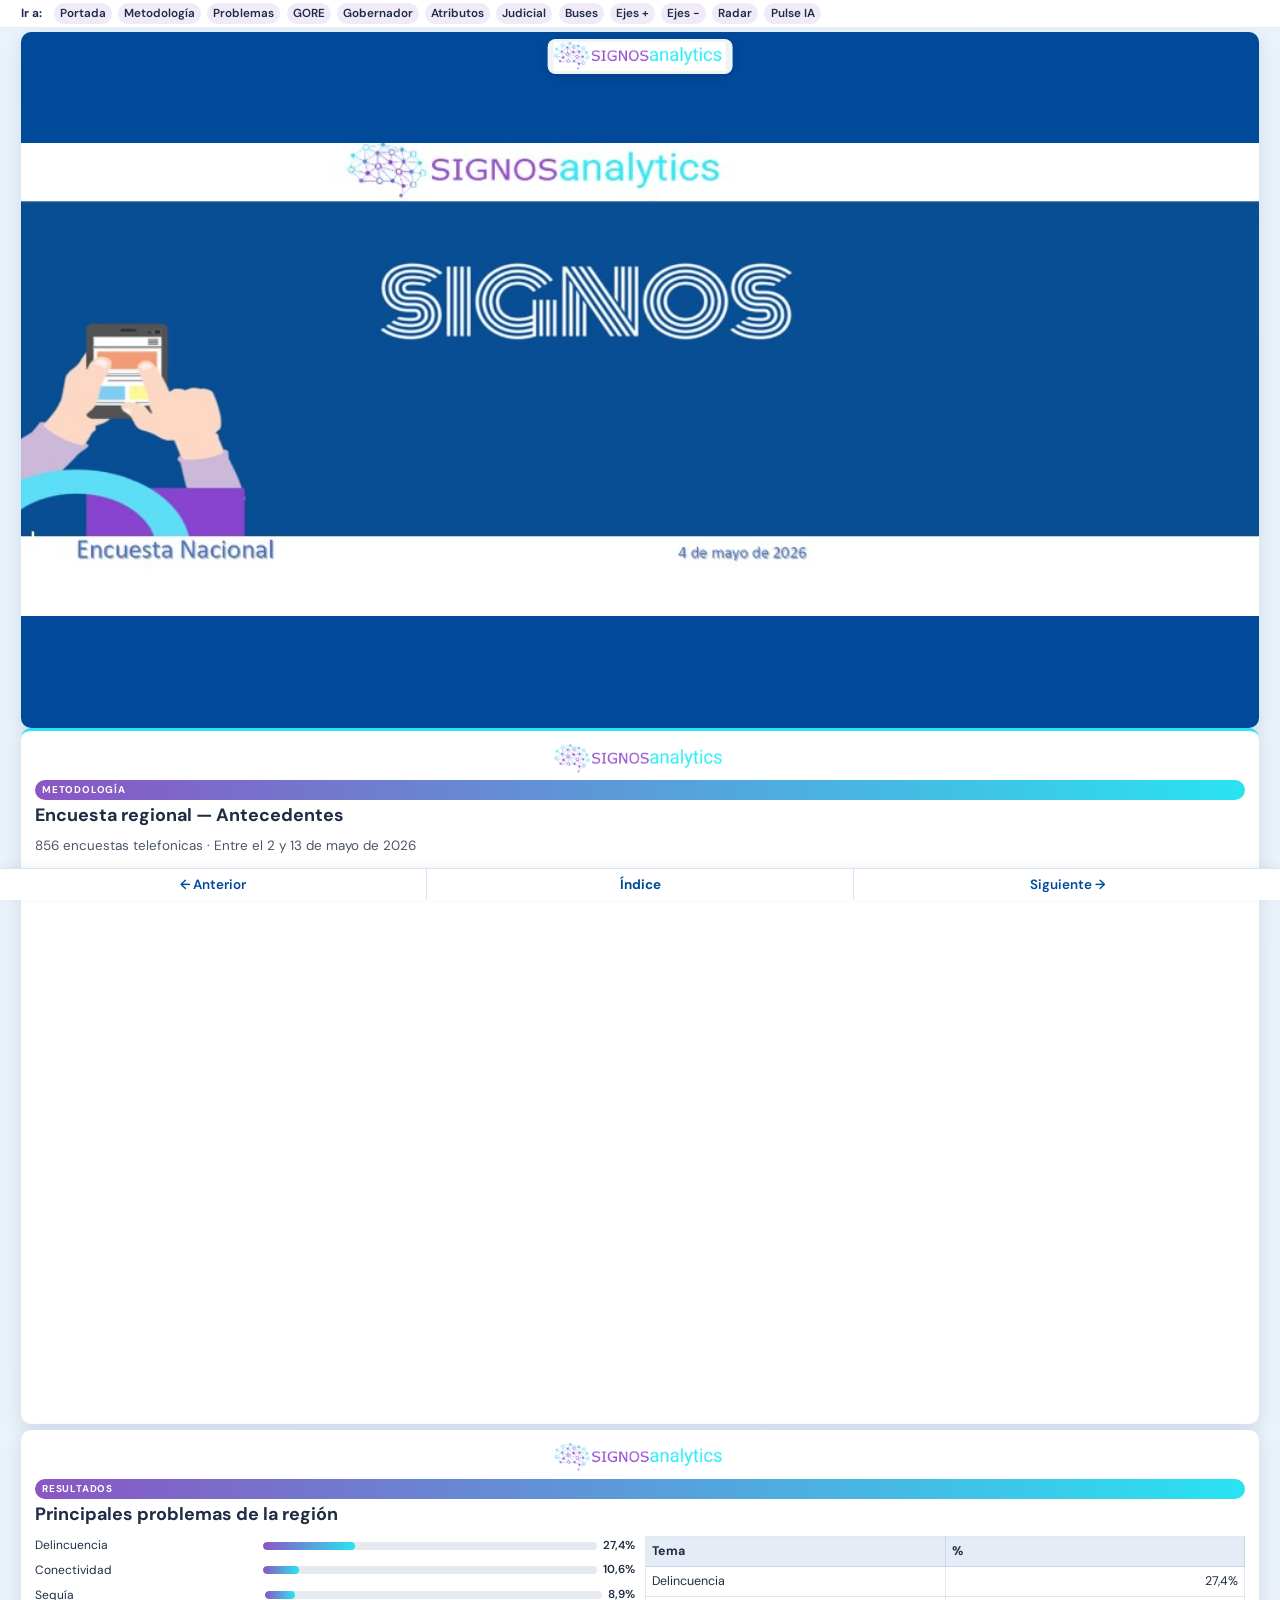
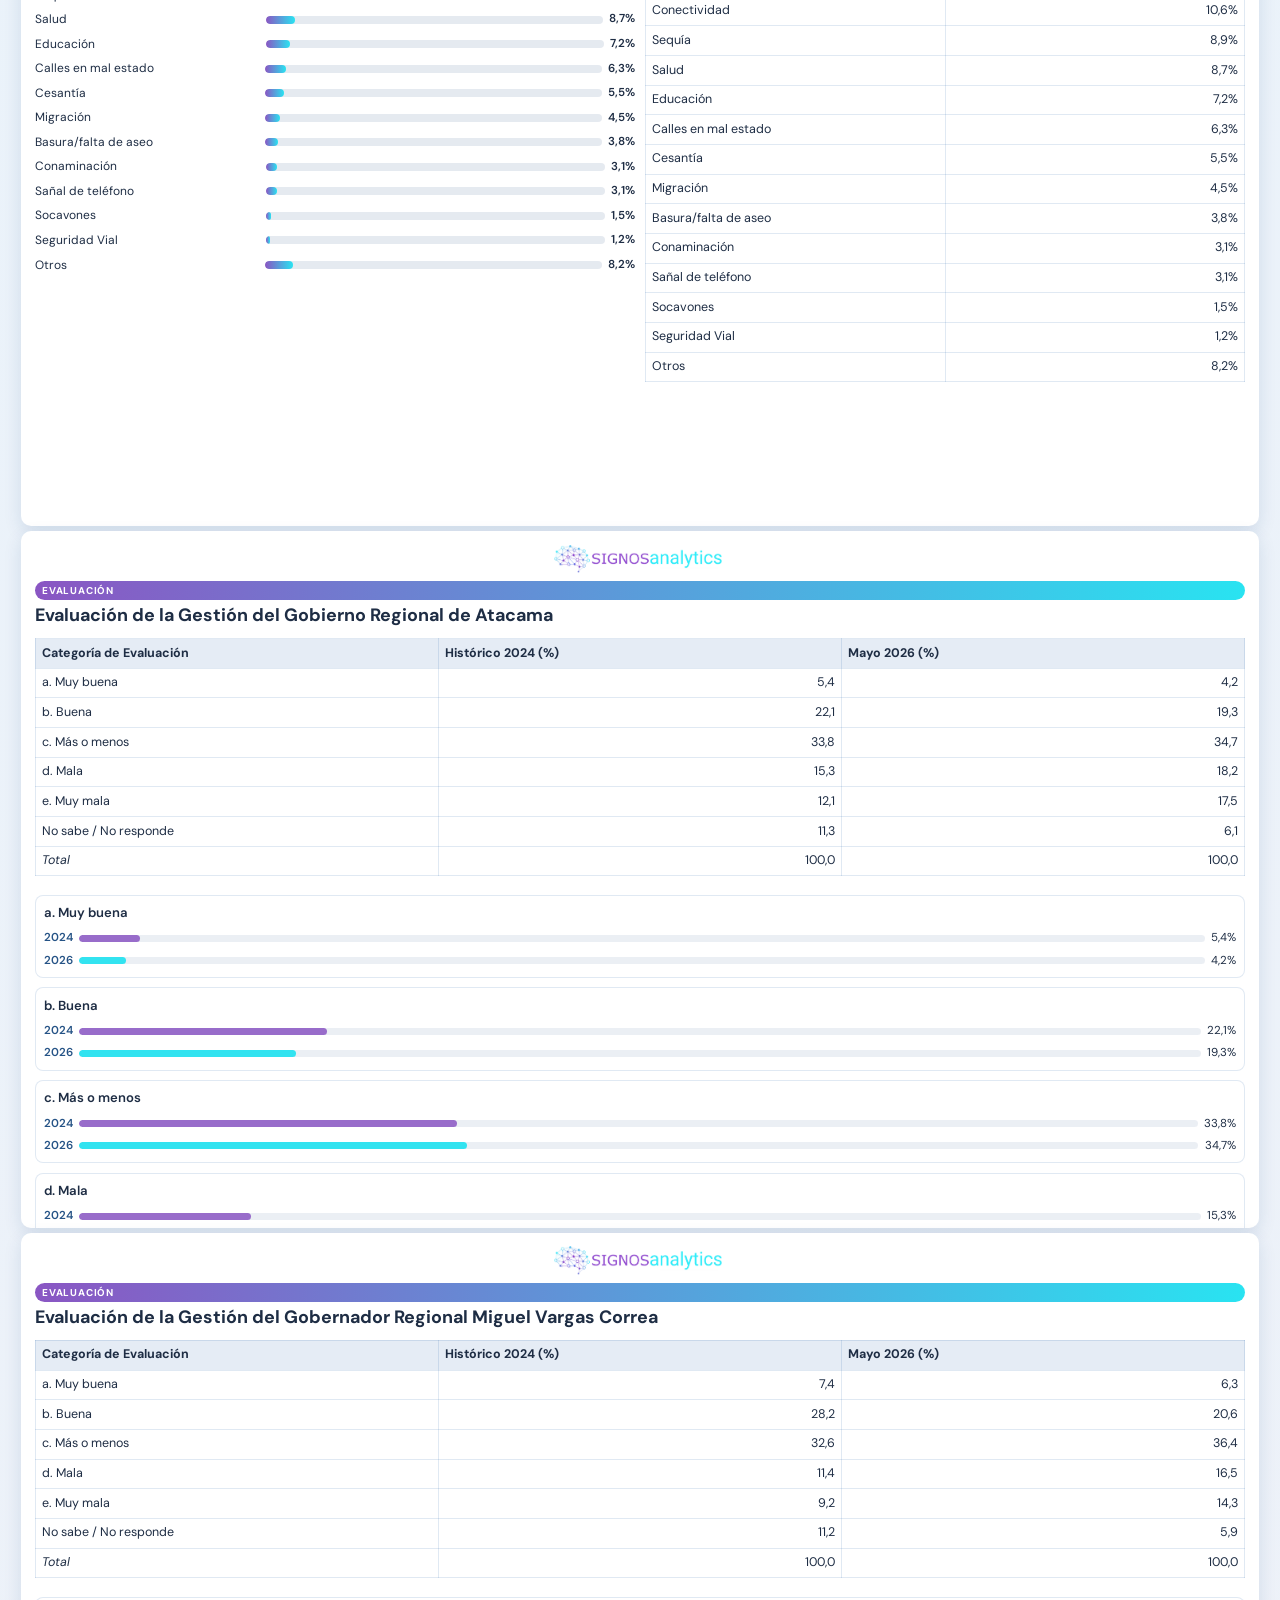
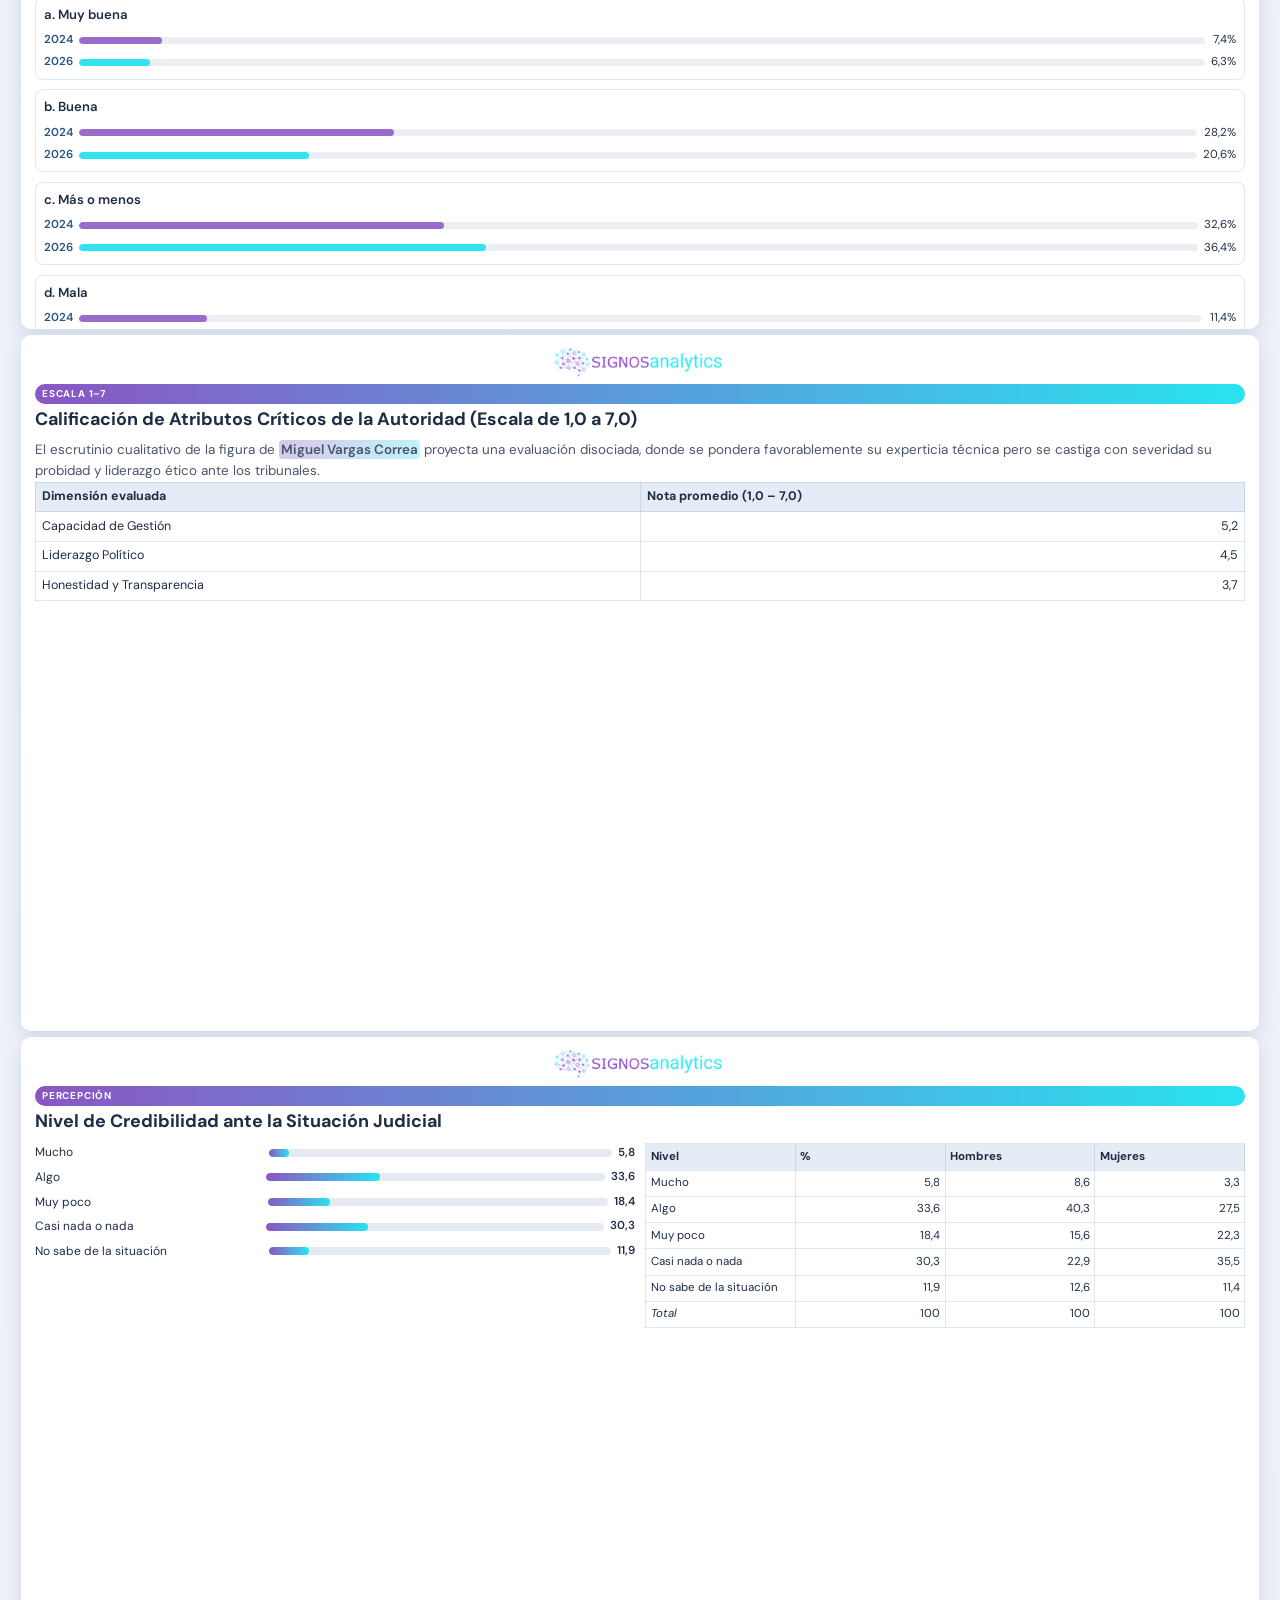
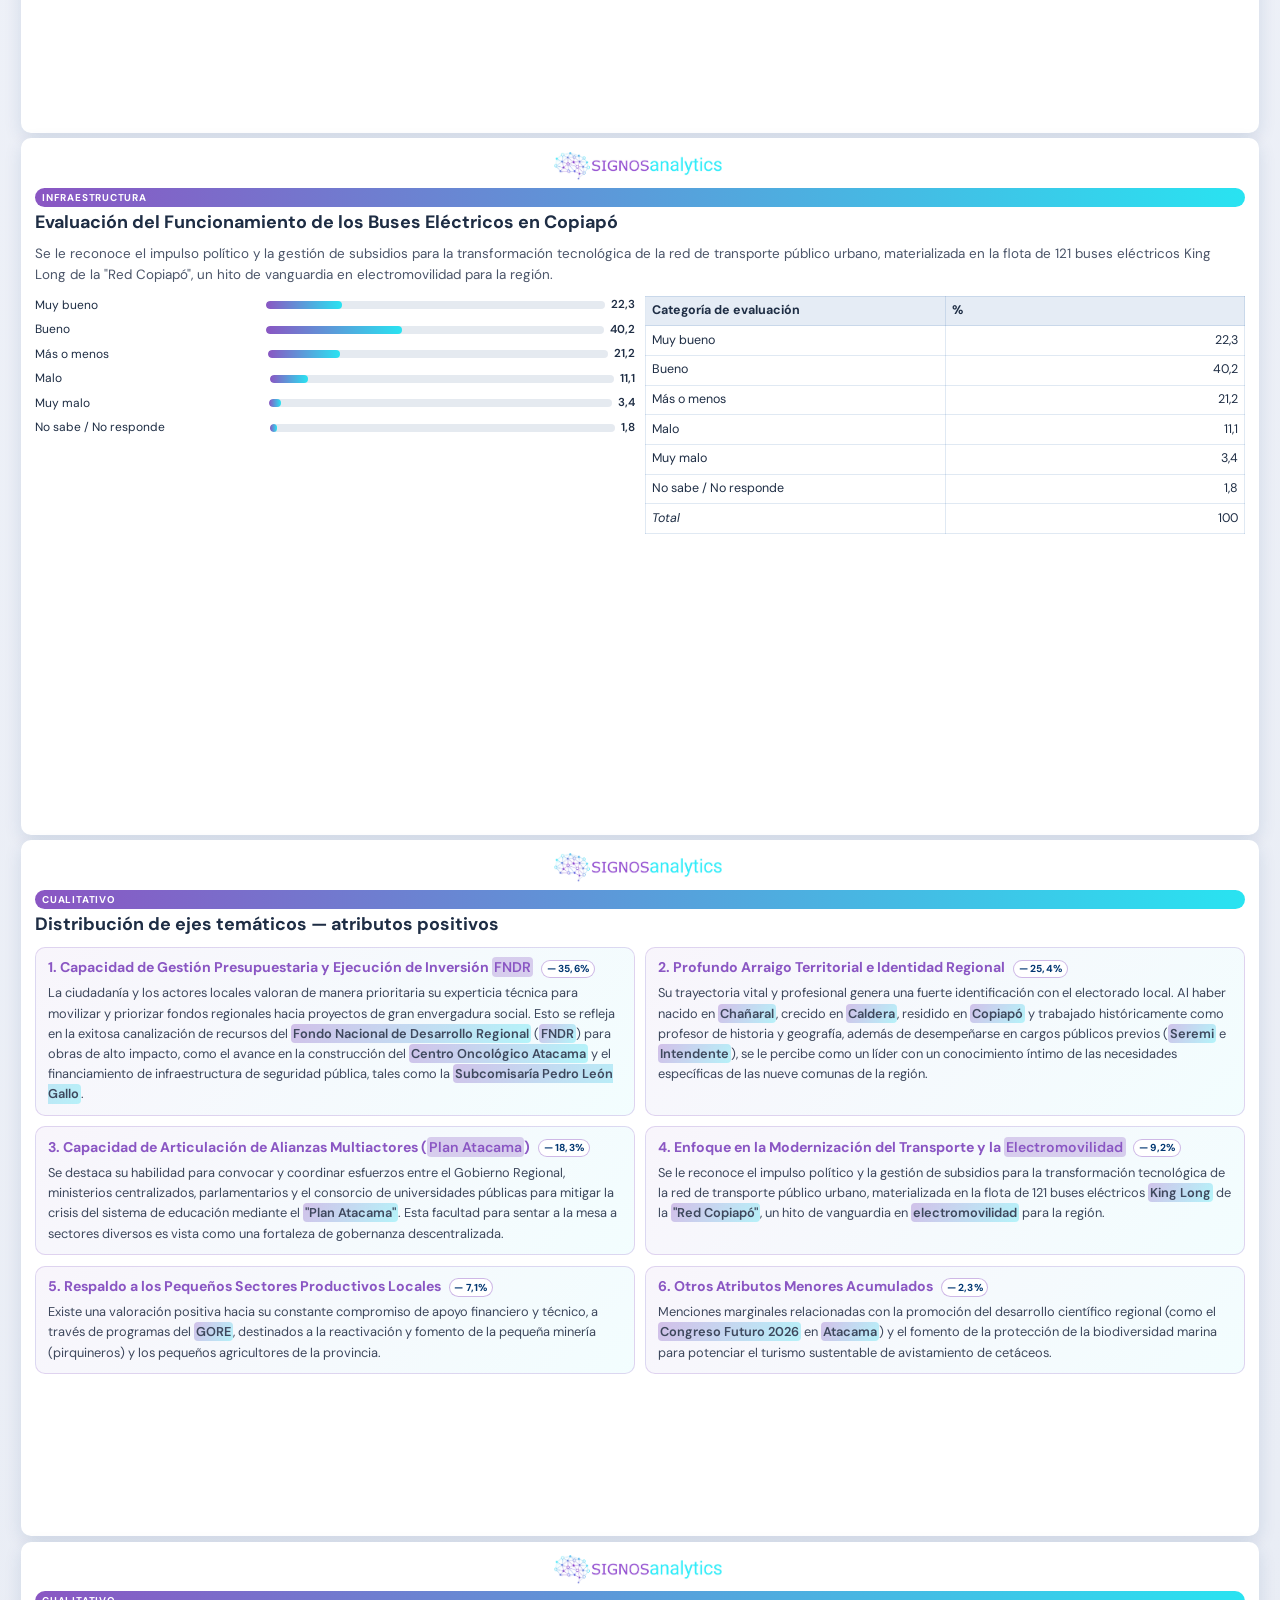
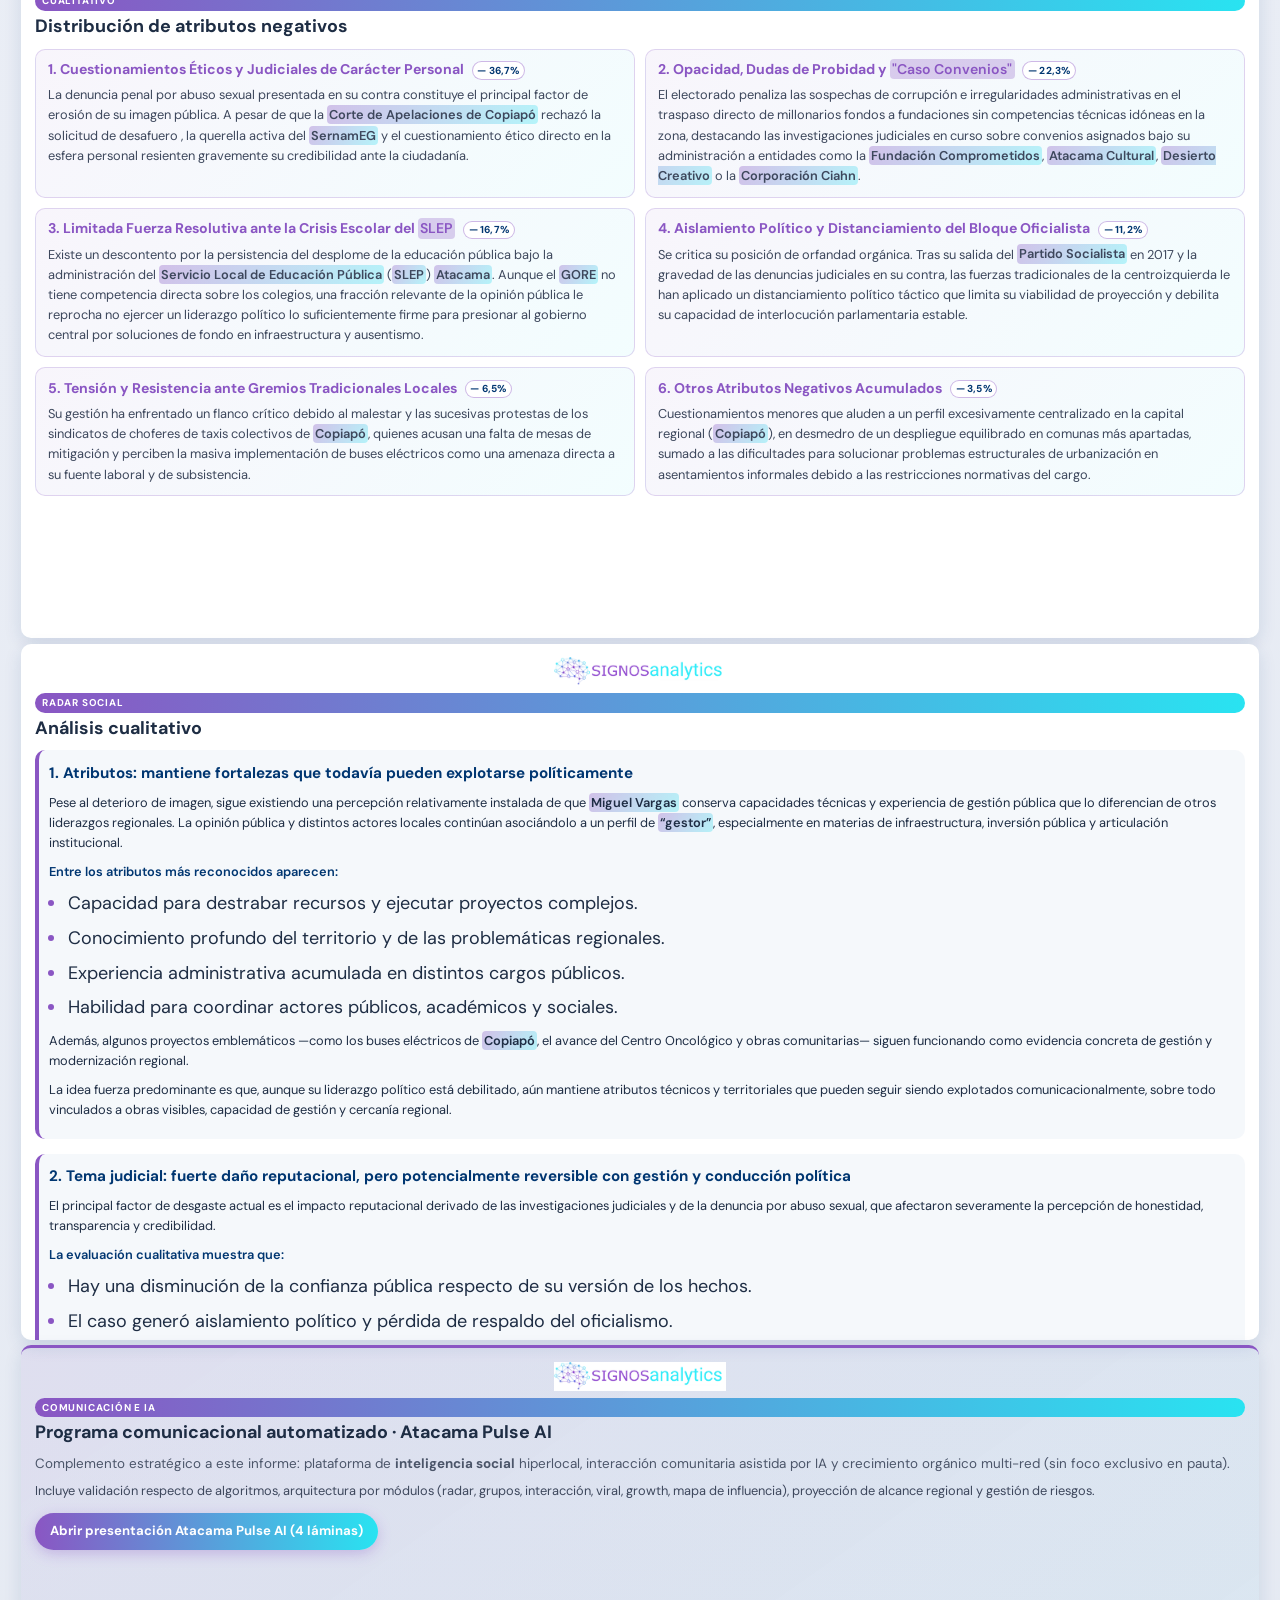
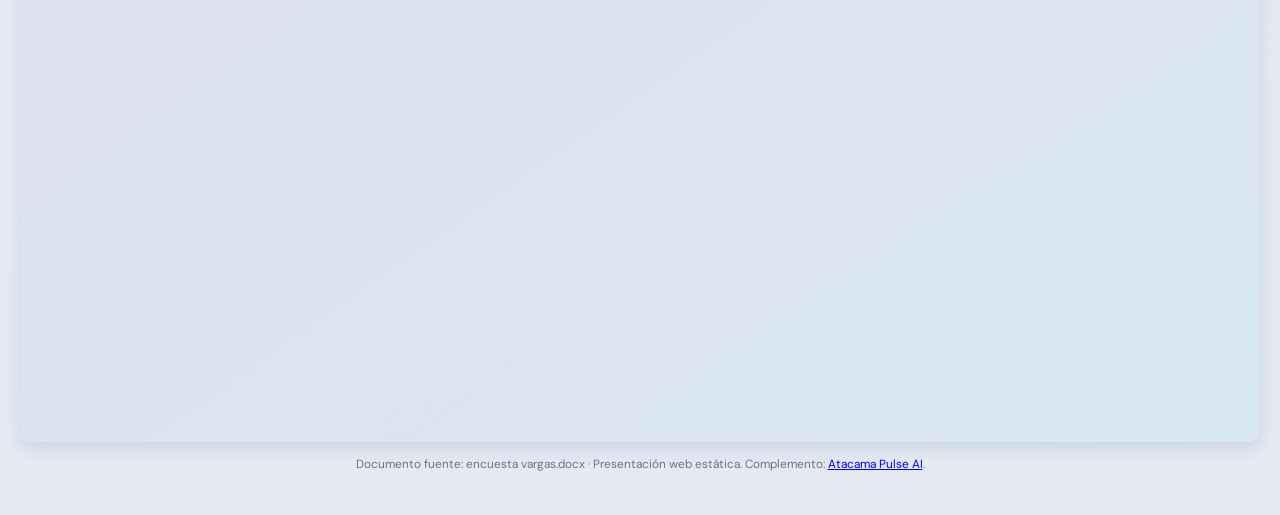
<file: presentacion_vargas.html>
<!DOCTYPE html>
<html lang="es">
<head>
  <meta charset="utf-8" />
  <meta name="viewport" content="width=device-width, initial-scale=1" />
  <title>Encuesta Vargas — Región de Atacama</title>
  <link rel="preconnect" href="https://fonts.googleapis.com" />
  <link rel="preconnect" href="https://fonts.gstatic.com" crossorigin />
  <link href="https://fonts.googleapis.com/css2?family=DM+Sans:wght@400;600;700&family=Montserrat:wght@600;700&display=swap" rel="stylesheet" />
  <link rel="stylesheet" href="assets/deck-nav.css" />
  <style>
    :root {
      --signos-navy: #004a99;
      --signos-purple: #8a56c3;
      --signos-cyan: #29e3f1;
      --signos-deep: #003671;
      --dk: #1e2d44;
      --surface: #fff;
      --bg: linear-gradient(165deg, #e8f3fb 0%, #eef1f8 50%, #e4e9f2 100%);
      --shadow: 0 6px 18px rgba(0, 54, 113, 0.12);
      --radius: 10px;
      --maxw: 920px;
      --deck-chrome-top: 3.35rem;
    }
    @media (prefers-reduced-motion: reduce) {
      .slide-reveal, .anim-item { animation: none !important; opacity: 1 !important; transform: none !important; transition: none !important; }
      .slide-reveal:not(.is-visible) .hbar-fill:not(.cmp-a):not(.cmp-b),
      .slide-reveal:not(.is-visible) .hbar-fill.cmp-a,
      .slide-reveal:not(.is-visible) .hbar-fill.cmp-b { width: min(100%, calc(var(--w, 100) * 1%)) !important; }
    }
    * { box-sizing: border-box; }
    body { margin: 0; font-family: "DM Sans", system-ui, sans-serif; color: var(--dk); background: var(--bg); font-size: clamp(13px, 2.2vw, 15px); line-height: 1.52; }
    .sticky-head { position: sticky; top: 0; z-index: 80; background: rgba(255,255,255,.98); backdrop-filter: blur(8px); }
    nav.toc .inner { max-width: 100%; margin: 0 auto; padding: .18rem .5rem; display: flex; flex-wrap: wrap; gap: .22rem .35rem; align-items: center; font-size: .68rem; }
    nav.toc a { padding: .08rem .4rem; border-radius: 999px; font-size: .65rem; background: rgba(138,86,195,.12); color: var(--dk); font-weight: 600; text-decoration: none; }
    nav.toc a:hover { background: rgba(41,227,241,.22); }
    main { max-width: var(--maxw); margin: 0 auto; padding: max(4px, var(--deck-main-pad-y, 0px)) .45rem max(2px, env(safe-area-inset-bottom, 0px)); }
    .cover-hero { position: relative; width: 100%; max-width: var(--maxw); margin: 0 auto; overflow: hidden; box-shadow: var(--shadow); scroll-margin-top: 4rem; }
    .cover-hero.deck-fill-slide {
      border-radius: var(--radius);
    }
    .cover-hero .slide-brand.slide-brand--dark {
      position: absolute;
      top: .45rem;
      left: 50%;
      transform: translateX(-50%);
      z-index: 3;
      margin: 0 !important;
    }
    .cover-bg { position: absolute; inset: 0; background-color: var(--signos-navy); background-position: center; background-size: contain; background-repeat: no-repeat; }
    .slide { background: var(--surface); border-radius: var(--radius); box-shadow: var(--shadow); padding: .75rem .85rem; margin-bottom: .35rem; scroll-margin-top: 4rem; max-width: 100%; overflow-x: hidden; }
    .slide-reveal { opacity: 0; transform: translateY(16px); transition: opacity .55s ease, transform .55s ease; }
    .slide-reveal.is-visible { opacity: 1; transform: translateY(0); }
    .slide-reveal.is-visible .anim-item { animation: fadeInUp .5s ease backwards; }
    .slide-reveal.is-visible .anim-item:nth-child(1) { animation-delay: .05s; }
    .slide-reveal.is-visible .anim-item:nth-child(2) { animation-delay: .1s; }
    .slide-reveal.is-visible .anim-item:nth-child(3) { animation-delay: .15s; }
    .slide-reveal.is-visible .anim-item:nth-child(4) { animation-delay: .2s; }
    .slide-reveal.is-visible .anim-item:nth-child(5) { animation-delay: .25s; }
    .slide-reveal.is-visible .anim-item:nth-child(n+6) { animation-delay: .3s; }
    .slide-reveal.is-visible .qual-li:nth-child(1) { animation-delay: .03s; }
    .slide-reveal.is-visible .qual-li:nth-child(2) { animation-delay: .07s; }
    .slide-reveal.is-visible .qual-li:nth-child(3) { animation-delay: .11s; }
    .slide-reveal.is-visible .qual-li:nth-child(4) { animation-delay: .15s; }
    .slide-reveal.is-visible .qual-li:nth-child(5) { animation-delay: .19s; }
    .slide-reveal.is-visible .qual-li:nth-child(n+6) { animation-delay: .23s; }
    .slide-reveal.is-visible .hbar-row:nth-child(1) { animation-delay: .05s; }
    .slide-reveal.is-visible .hbar-row:nth-child(2) { animation-delay: .1s; }
    .slide-reveal.is-visible .hbar-row:nth-child(3) { animation-delay: .15s; }
    .slide-reveal.is-visible .hbar-row:nth-child(4) { animation-delay: .2s; }
    .slide-reveal.is-visible .hbar-row:nth-child(5) { animation-delay: .25s; }
    .slide-reveal.is-visible .hbar-row:nth-child(n+6) { animation-delay: .3s; }
    @keyframes fadeInUp {
      from { opacity: 0; transform: translateY(10px); }
      to { opacity: 1; transform: translateY(0); }
    }
    .pill { display: inline-block; font-size: .62rem; font-weight: 700; letter-spacing: .08em; text-transform: uppercase; color: #fff; background: linear-gradient(90deg, var(--signos-purple), var(--signos-cyan)); padding: .12rem .45rem; border-radius: 999px; }
    h2 { margin: .25rem 0 0; font-size: clamp(.95rem, 2.4vw, 1.12rem); line-height: 1.3; }
    h3 { font-size: .95rem; color: var(--signos-deep); margin: 0 0 .5rem; }
    h4 { margin: 0 0 .35rem; font-size: .88rem; color: var(--signos-purple); }
    .lead { color: #4b5569; font-size: .84rem; margin: .5rem 0 0; }
    .slide-body { display: grid; gap: .65rem; margin-top: .65rem; }
    @media (min-width: 800px) { .slide-body:not(.one-col) { grid-template-columns: 1fr 1fr; } }
    .one-col { grid-template-columns: 1fr; }
    .panel { min-width: 0; }
    .scroll-x { overflow-x: auto; }
    .data-table { width: 100%; border-collapse: collapse; font-size: .78rem; table-layout: fixed; }
    .data-table th, .data-table td { border: 1px solid rgba(0,74,153,.12); padding: .28rem .38rem; text-align: left; vertical-align: top; word-wrap: break-word; }
    .data-table th { background: rgba(0,74,153,.1); font-weight: 700; }
    .data-table td.num { text-align: right; font-variant-numeric: tabular-nums; }
    .data-table.tight th, .data-table.tight td { font-size: .72rem; padding: .22rem .28rem; }
    .hbar-block { display: flex; flex-direction: column; gap: .35rem; }
    .hbar-row { display: grid; grid-template-columns: minmax(0,1fr) minmax(0,1.5fr) auto; gap: .35rem; align-items: center; }
    .hbar-label { font-size: .75rem; min-width: 0; }
    .hbar-track { height: 8px; border-radius: 999px; background: rgba(0,54,113,.1); overflow: hidden; }
    .hbar-fill { display: block; height: 100%; border-radius: 999px; background: linear-gradient(90deg, var(--signos-purple), var(--signos-cyan)); width: min(100%, calc(var(--w, 0) * 1%)); min-width: 2px; transition: width .75s cubic-bezier(.2,.8,.2,1); }
    .slide-reveal:not(.is-visible) .hbar-fill:not(.cmp-a):not(.cmp-b) { width: 2px !important; }
    .slide-reveal:not(.is-visible) .hbar-fill.cmp-a, .slide-reveal:not(.is-visible) .hbar-fill.cmp-b { width: 2px !important; }
    .hbar-pct { font-size: .72rem; font-weight: 600; font-variant-numeric: tabular-nums; }
    .cmp-wrap { display: flex; flex-direction: column; gap: .6rem; margin-top: .5rem; }
    .cmp-row { border: 1px solid rgba(0,74,153,.12); border-radius: 8px; padding: .45rem .5rem; background: rgba(255,255,255,.9); }
    .cmp-label { font-weight: 600; font-size: .82rem; margin-bottom: .35rem; }
    .cmp-bars { display: grid; grid-template-columns: auto 1fr auto; gap: .25rem .4rem; align-items: center; font-size: .72rem; }
    .cmp-y { font-weight: 600; color: var(--signos-deep); opacity: .85; }
    .cmp-track { height: 7px; border-radius: 999px; background: rgba(0,54,113,.08); overflow: hidden; }
    .cmp-a { background: rgba(138,86,195,.85) !important; }
    .cmp-b { background: rgba(41,227,241,.95) !important; }
    .cmp-p { font-variant-numeric: tabular-nums; text-align: right; }
    .narr-grid { display: grid; gap: .65rem; margin-top: .65rem; }
    @media (min-width: 750px) { .narr-grid { grid-template-columns: repeat(2, minmax(0,1fr)); } }
    .narr-card { border: 1px solid rgba(138,86,195,.22); border-radius: var(--radius); padding: .65rem .75rem; background: linear-gradient(135deg, rgba(138,86,195,.06), rgba(41,227,241,.06)); }
    .narr-card-title { line-height: 1.35; }
    .narr-card-title mark.qual-hl { background: rgba(138,86,195,.28); }
    mark.qual-hl {
      background: linear-gradient(120deg, rgba(138,86,195,.34), rgba(41,227,241,.31));
      color: inherit;
      font-weight: 600;
      padding: .08em .16em;
      border-radius: 4px;
    }
    .qual-pct-chip {
      display: inline-block;
      margin-left: .3rem;
      font-size: .72em;
      font-weight: 700;
      color: var(--signos-deep);
      background: rgba(255,255,255,.92);
      border: 1px solid rgba(138,86,195,.42);
      padding: .12em .45em;
      border-radius: 999px;
      vertical-align: middle;
      letter-spacing: .02em;
    }
    .narr-card-body { font-size: .8rem; color: #3d475c; }
    .narr-card-body .narr-prose { margin: 0; }
    .qual-bullets { margin: 0; padding-left: 1.12rem; list-style-position: outside; }
    .qual-bullets li {
      margin: .4rem 0;
      padding-left: .08rem;
    }
    .qual-bullets li::marker { color: var(--signos-purple); font-weight: 700; }
    .narr-bullets li { font-size: .8rem; line-height: 1.46; }
    .radar-wrap { margin-top: .65rem; display: flex; flex-direction: column; gap: .9rem; }
    .radar-block { padding: .65rem; border-radius: var(--radius); border-left: 4px solid var(--signos-purple); background: rgba(0,74,153,.04); }
    .radar-body .radar-p { margin: 0 0 .55rem; font-size: .8rem; }
    .radar-body .radar-lead { margin: 0 0 .4rem !important; font-size: .8rem; font-weight: 600; color: var(--signos-deep); }
    .radar-body .radar-bullets { margin: 0 0 .55rem; }
    .radar-body mark.qual-hl { font-weight: 600; }
    .radar-block h3 mark.qual-hl { background: rgba(0,74,153,.14); }
    .slide-metodologia { border-top: 3px solid var(--signos-cyan); }
    .slide-pulse-cta {
      border-top: 3px solid var(--signos-purple);
      background: linear-gradient(145deg, rgba(138,86,195,.08), rgba(41,227,241,.06));
    }
    .pulse-cta-actions { margin: .75rem 0 0; }
    .pulse-btn {
      display: inline-flex;
      align-items: center;
      padding: .5rem .95rem;
      border-radius: 999px;
      font-weight: 700;
      font-size: .82rem;
      text-decoration: none;
      color: #fff !important;
      background: linear-gradient(90deg, var(--signos-purple), var(--signos-cyan));
      box-shadow: 0 4px 14px rgba(138,86,195,.32);
      transition: transform .2s ease, box-shadow .2s ease;
    }
    .pulse-btn:hover { transform: translateY(-1px); box-shadow: 0 6px 18px rgba(0,74,153,.2); }
    .pulse-btn:focus-visible { outline: 2px solid var(--signos-deep); outline-offset: 3px; }
    footer { text-align: center; padding: .38rem .75rem .55rem; color: #6b7284; font-size: .74rem; }
  </style>
</head>
<body class="has-deck-nav">
  <div class="sticky-head sticky-head--compact">
    <nav class="toc" aria-label="Índice"><div class="inner"><strong style="margin-right:.35rem;color:var(--dk)">Ir a:</strong><a href="#portada">Portada</a><a href="#metodologia">Metodología</a><a href="#problemas">Problemas</a><a href="#gore">GORE</a><a href="#gobernador">Gobernador</a><a href="#atributos">Atributos</a><a href="#judicial">Judicial</a><a href="#buses">Buses</a><a href="#positivos">Ejes +</a><a href="#negativos">Ejes −</a><a href="#radar">Radar</a><a href="#pulse-ia">Pulse IA</a></div></nav>
  </div>
  <main>
    
<header class="cover-hero slide-reveal deck-fill-slide" id="portada" aria-label="Portada">
  <p class="slide-brand slide-brand--dark"><a href="#portada"><img src="assets/logo-signos.png" alt="SIGNOS analytics" width="160" height="36" decoding="async" /></a></p>
  <div class="cover-bg" style="background-image:url('assets/cover-signos.png')"></div>
</header>


<section class="slide deck-fill-slide slide-metodologia slide-reveal" id="metodologia">
  <p class="slide-brand"><a href="#portada"><img src="assets/logo-signos.png" alt="SIGNOS analytics" width="160" height="36" decoding="async" /></a></p>

  <span class="pill">Metodología</span>
  <h2>Encuesta regional — Antecedentes</h2>
  <p class="lead anim-item">856 encuestas telefonicas · Entre el 2 y 13 de mayo de 2026</p>
</section>


<section class="slide deck-fill-slide slide-reveal" id="problemas">
  <p class="slide-brand"><a href="#portada"><img src="assets/logo-signos.png" alt="SIGNOS analytics" width="160" height="36" decoding="async" /></a></p>

  <span class="pill">Resultados</span>
  <h2>Principales problemas de la región</h2>
  <div class="slide-body">
    <div class="panel"><div class="hbar-block"><div class="hbar-row anim-item"><span class="hbar-label">Delincuencia</span><div class="hbar-track"><span class="hbar-fill" style="--w:27.40;"></span></div><span class="hbar-pct">27,4%</span></div><div class="hbar-row anim-item"><span class="hbar-label">Conectividad</span><div class="hbar-track"><span class="hbar-fill" style="--w:10.60;"></span></div><span class="hbar-pct">10,6%</span></div><div class="hbar-row anim-item"><span class="hbar-label">Sequía</span><div class="hbar-track"><span class="hbar-fill" style="--w:8.90;"></span></div><span class="hbar-pct">8,9%</span></div><div class="hbar-row anim-item"><span class="hbar-label">Salud</span><div class="hbar-track"><span class="hbar-fill" style="--w:8.70;"></span></div><span class="hbar-pct">8,7%</span></div><div class="hbar-row anim-item"><span class="hbar-label">Educación</span><div class="hbar-track"><span class="hbar-fill" style="--w:7.20;"></span></div><span class="hbar-pct">7,2%</span></div><div class="hbar-row anim-item"><span class="hbar-label">Calles en mal estado</span><div class="hbar-track"><span class="hbar-fill" style="--w:6.30;"></span></div><span class="hbar-pct">6,3%</span></div><div class="hbar-row anim-item"><span class="hbar-label">Cesantía</span><div class="hbar-track"><span class="hbar-fill" style="--w:5.50;"></span></div><span class="hbar-pct">5,5%</span></div><div class="hbar-row anim-item"><span class="hbar-label">Migración</span><div class="hbar-track"><span class="hbar-fill" style="--w:4.50;"></span></div><span class="hbar-pct">4,5%</span></div><div class="hbar-row anim-item"><span class="hbar-label">Basura/falta de aseo</span><div class="hbar-track"><span class="hbar-fill" style="--w:3.80;"></span></div><span class="hbar-pct">3,8%</span></div><div class="hbar-row anim-item"><span class="hbar-label">Conaminación</span><div class="hbar-track"><span class="hbar-fill" style="--w:3.10;"></span></div><span class="hbar-pct">3,1%</span></div><div class="hbar-row anim-item"><span class="hbar-label">Sañal de teléfono</span><div class="hbar-track"><span class="hbar-fill" style="--w:3.10;"></span></div><span class="hbar-pct">3,1%</span></div><div class="hbar-row anim-item"><span class="hbar-label">Socavones</span><div class="hbar-track"><span class="hbar-fill" style="--w:1.50;"></span></div><span class="hbar-pct">1,5%</span></div><div class="hbar-row anim-item"><span class="hbar-label">Seguridad Vial</span><div class="hbar-track"><span class="hbar-fill" style="--w:1.20;"></span></div><span class="hbar-pct">1,2%</span></div><div class="hbar-row anim-item"><span class="hbar-label">Otros</span><div class="hbar-track"><span class="hbar-fill" style="--w:8.20;"></span></div><span class="hbar-pct">8,2%</span></div></div></div>
    <div class="panel scroll-x"><table class="data-table"><thead><tr><th>Tema</th><th>%</th></tr></thead><tbody><tr><td>Delincuencia</td><td class='num'>27,4%</td></tr><tr><td>Conectividad</td><td class='num'>10,6%</td></tr><tr><td>Sequía</td><td class='num'>8,9%</td></tr><tr><td>Salud</td><td class='num'>8,7%</td></tr><tr><td>Educación</td><td class='num'>7,2%</td></tr><tr><td>Calles en mal estado</td><td class='num'>6,3%</td></tr><tr><td>Cesantía</td><td class='num'>5,5%</td></tr><tr><td>Migración</td><td class='num'>4,5%</td></tr><tr><td>Basura/falta de aseo</td><td class='num'>3,8%</td></tr><tr><td>Conaminación</td><td class='num'>3,1%</td></tr><tr><td>Sañal de teléfono</td><td class='num'>3,1%</td></tr><tr><td>Socavones</td><td class='num'>1,5%</td></tr><tr><td>Seguridad Vial</td><td class='num'>1,2%</td></tr><tr><td>Otros</td><td class='num'>8,2%</td></tr></tbody></table></div>
  </div>
</section>


<section class="slide deck-fill-slide slide-reveal" id="gore">
  <p class="slide-brand"><a href="#portada"><img src="assets/logo-signos.png" alt="SIGNOS analytics" width="160" height="36" decoding="async" /></a></p>

  <span class="pill">Evaluación</span>
  <h2>Evaluación de la Gestión del Gobierno Regional de Atacama</h2>
  <div class="slide-body one-col">
    <table class="data-table anim-item"><thead><tr><th>Categoría de Evaluación</th><th>Histórico 2024 (%)</th><th>Mayo 2026 (%)</th></tr></thead><tbody><tr><td>a. Muy buena</td><td class="num">5,4</td><td class="num">4,2</td></tr><tr><td>b. Buena</td><td class="num">22,1</td><td class="num">19,3</td></tr><tr><td>c. Más o menos</td><td class="num">33,8</td><td class="num">34,7</td></tr><tr><td>d. Mala</td><td class="num">15,3</td><td class="num">18,2</td></tr><tr><td>e. Muy mala</td><td class="num">12,1</td><td class="num">17,5</td></tr><tr><td>No sabe / No responde</td><td class="num">11,3</td><td class="num">6,1</td></tr><tr><td><em>Total</em></td><td class="num">100,0</td><td class="num">100,0</td></tr></tbody></table>
    <div class="cmp-wrap"><div class="cmp-row anim-item"><div class="cmp-label">a. Muy buena</div><div class="cmp-bars"><span class="cmp-y">2024</span><div class="cmp-track"><span class="hbar-fill cmp-a" style="--w:5.40;"></span></div><span class="cmp-p">5,4%</span><span class="cmp-y">2026</span><div class="cmp-track"><span class="hbar-fill cmp-b" style="--w:4.20;"></span></div><span class="cmp-p">4,2%</span></div></div><div class="cmp-row anim-item"><div class="cmp-label">b. Buena</div><div class="cmp-bars"><span class="cmp-y">2024</span><div class="cmp-track"><span class="hbar-fill cmp-a" style="--w:22.10;"></span></div><span class="cmp-p">22,1%</span><span class="cmp-y">2026</span><div class="cmp-track"><span class="hbar-fill cmp-b" style="--w:19.30;"></span></div><span class="cmp-p">19,3%</span></div></div><div class="cmp-row anim-item"><div class="cmp-label">c. Más o menos</div><div class="cmp-bars"><span class="cmp-y">2024</span><div class="cmp-track"><span class="hbar-fill cmp-a" style="--w:33.80;"></span></div><span class="cmp-p">33,8%</span><span class="cmp-y">2026</span><div class="cmp-track"><span class="hbar-fill cmp-b" style="--w:34.70;"></span></div><span class="cmp-p">34,7%</span></div></div><div class="cmp-row anim-item"><div class="cmp-label">d. Mala</div><div class="cmp-bars"><span class="cmp-y">2024</span><div class="cmp-track"><span class="hbar-fill cmp-a" style="--w:15.30;"></span></div><span class="cmp-p">15,3%</span><span class="cmp-y">2026</span><div class="cmp-track"><span class="hbar-fill cmp-b" style="--w:18.20;"></span></div><span class="cmp-p">18,2%</span></div></div><div class="cmp-row anim-item"><div class="cmp-label">e. Muy mala</div><div class="cmp-bars"><span class="cmp-y">2024</span><div class="cmp-track"><span class="hbar-fill cmp-a" style="--w:12.10;"></span></div><span class="cmp-p">12,1%</span><span class="cmp-y">2026</span><div class="cmp-track"><span class="hbar-fill cmp-b" style="--w:17.50;"></span></div><span class="cmp-p">17,5%</span></div></div><div class="cmp-row anim-item"><div class="cmp-label">No sabe / No responde</div><div class="cmp-bars"><span class="cmp-y">2024</span><div class="cmp-track"><span class="hbar-fill cmp-a" style="--w:11.30;"></span></div><span class="cmp-p">11,3%</span><span class="cmp-y">2026</span><div class="cmp-track"><span class="hbar-fill cmp-b" style="--w:6.10;"></span></div><span class="cmp-p">6,1%</span></div></div></div>
  </div>
</section>


<section class="slide deck-fill-slide slide-reveal" id="gobernador">
  <p class="slide-brand"><a href="#portada"><img src="assets/logo-signos.png" alt="SIGNOS analytics" width="160" height="36" decoding="async" /></a></p>

  <span class="pill">Evaluación</span>
  <h2>Evaluación de la Gestión del Gobernador Regional Miguel Vargas Correa</h2>
  <div class="slide-body one-col">
    <table class="data-table anim-item"><thead><tr><th>Categoría de Evaluación</th><th>Histórico 2024 (%)</th><th>Mayo 2026 (%)</th></tr></thead><tbody><tr><td>a. Muy buena</td><td class="num">7,4</td><td class="num">6,3</td></tr><tr><td>b. Buena</td><td class="num">28,2</td><td class="num">20,6</td></tr><tr><td>c. Más o menos</td><td class="num">32,6</td><td class="num">36,4</td></tr><tr><td>d. Mala</td><td class="num">11,4</td><td class="num">16,5</td></tr><tr><td>e. Muy mala</td><td class="num">9,2</td><td class="num">14,3</td></tr><tr><td>No sabe / No responde</td><td class="num">11,2</td><td class="num">5,9</td></tr><tr><td><em>Total</em></td><td class="num">100,0</td><td class="num">100,0</td></tr></tbody></table>
    <div class="cmp-wrap"><div class="cmp-row anim-item"><div class="cmp-label">a. Muy buena</div><div class="cmp-bars"><span class="cmp-y">2024</span><div class="cmp-track"><span class="hbar-fill cmp-a" style="--w:7.40;"></span></div><span class="cmp-p">7,4%</span><span class="cmp-y">2026</span><div class="cmp-track"><span class="hbar-fill cmp-b" style="--w:6.30;"></span></div><span class="cmp-p">6,3%</span></div></div><div class="cmp-row anim-item"><div class="cmp-label">b. Buena</div><div class="cmp-bars"><span class="cmp-y">2024</span><div class="cmp-track"><span class="hbar-fill cmp-a" style="--w:28.20;"></span></div><span class="cmp-p">28,2%</span><span class="cmp-y">2026</span><div class="cmp-track"><span class="hbar-fill cmp-b" style="--w:20.60;"></span></div><span class="cmp-p">20,6%</span></div></div><div class="cmp-row anim-item"><div class="cmp-label">c. Más o menos</div><div class="cmp-bars"><span class="cmp-y">2024</span><div class="cmp-track"><span class="hbar-fill cmp-a" style="--w:32.60;"></span></div><span class="cmp-p">32,6%</span><span class="cmp-y">2026</span><div class="cmp-track"><span class="hbar-fill cmp-b" style="--w:36.40;"></span></div><span class="cmp-p">36,4%</span></div></div><div class="cmp-row anim-item"><div class="cmp-label">d. Mala</div><div class="cmp-bars"><span class="cmp-y">2024</span><div class="cmp-track"><span class="hbar-fill cmp-a" style="--w:11.40;"></span></div><span class="cmp-p">11,4%</span><span class="cmp-y">2026</span><div class="cmp-track"><span class="hbar-fill cmp-b" style="--w:16.50;"></span></div><span class="cmp-p">16,5%</span></div></div><div class="cmp-row anim-item"><div class="cmp-label">e. Muy mala</div><div class="cmp-bars"><span class="cmp-y">2024</span><div class="cmp-track"><span class="hbar-fill cmp-a" style="--w:9.20;"></span></div><span class="cmp-p">9,2%</span><span class="cmp-y">2026</span><div class="cmp-track"><span class="hbar-fill cmp-b" style="--w:14.30;"></span></div><span class="cmp-p">14,3%</span></div></div><div class="cmp-row anim-item"><div class="cmp-label">No sabe / No responde</div><div class="cmp-bars"><span class="cmp-y">2024</span><div class="cmp-track"><span class="hbar-fill cmp-a" style="--w:11.20;"></span></div><span class="cmp-p">11,2%</span><span class="cmp-y">2026</span><div class="cmp-track"><span class="hbar-fill cmp-b" style="--w:5.90;"></span></div><span class="cmp-p">5,9%</span></div></div></div>
  </div>
</section>


<section class="slide deck-fill-slide slide-reveal" id="atributos">
  <p class="slide-brand"><a href="#portada"><img src="assets/logo-signos.png" alt="SIGNOS analytics" width="160" height="36" decoding="async" /></a></p>

  <span class="pill">Escala 1–7</span>
  <h2>Calificación de Atributos Críticos de la Autoridad (Escala de 1,0 a 7,0)</h2>
  <p class="lead anim-item">El escrutinio cualitativo de la figura de <mark class="qual-hl">Miguel Vargas Correa</mark> proyecta una evaluación disociada, donde se pondera favorablemente su experticia técnica pero se castiga con severidad su probidad y liderazgo ético ante los tribunales.</p>
  <div class="panel scroll-x"><table class="data-table anim-item"><thead><tr><th>Dimensión evaluada</th><th>Nota promedio (1,0 – 7,0)</th></tr></thead><tbody><tr><td>Capacidad de Gestión</td><td class="num">5,2</td></tr><tr><td>Liderazgo Político</td><td class="num">4,5</td></tr><tr><td>Honestidad y Transparencia</td><td class="num">3,7</td></tr></tbody></table></div>
</section>


<section class="slide deck-fill-slide slide-reveal" id="judicial">
  <p class="slide-brand"><a href="#portada"><img src="assets/logo-signos.png" alt="SIGNOS analytics" width="160" height="36" decoding="async" /></a></p>

  <span class="pill">Percepción</span>
  <h2>Nivel de Credibilidad ante la Situación Judicial</h2>
  <div class="slide-body">
    <div class="panel"><div class="hbar-block"><div class="hbar-row anim-item"><span class="hbar-label">Mucho</span><div class="hbar-track"><span class="hbar-fill" style="--w:5.80;"></span></div><span class="hbar-pct">5,8</span></div><div class="hbar-row anim-item"><span class="hbar-label">Algo</span><div class="hbar-track"><span class="hbar-fill" style="--w:33.60;"></span></div><span class="hbar-pct">33,6</span></div><div class="hbar-row anim-item"><span class="hbar-label">Muy poco</span><div class="hbar-track"><span class="hbar-fill" style="--w:18.40;"></span></div><span class="hbar-pct">18,4</span></div><div class="hbar-row anim-item"><span class="hbar-label">Casi nada o nada</span><div class="hbar-track"><span class="hbar-fill" style="--w:30.30;"></span></div><span class="hbar-pct">30,3</span></div><div class="hbar-row anim-item"><span class="hbar-label">No sabe de la situación</span><div class="hbar-track"><span class="hbar-fill" style="--w:11.90;"></span></div><span class="hbar-pct">11,9</span></div></div></div>
    <div class="panel scroll-x"><table class="data-table tight"><thead><tr><th>Nivel</th><th class="num">%</th><th class="num">Hombres</th><th class="num">Mujeres</th></tr></thead><tbody><tr><td>Mucho</td><td class="num">5,8</td><td class="num">8,6</td><td class="num">3,3</td></tr><tr><td>Algo</td><td class="num">33,6</td><td class="num">40,3</td><td class="num">27,5</td></tr><tr><td>Muy poco</td><td class="num">18,4</td><td class="num">15,6</td><td class="num">22,3</td></tr><tr><td>Casi nada o nada</td><td class="num">30,3</td><td class="num">22,9</td><td class="num">35,5</td></tr><tr><td>No sabe de la situación</td><td class="num">11,9</td><td class="num">12,6</td><td class="num">11,4</td></tr><tr><td><em>Total</em></td><td class="num">100</td><td class="num">100</td><td class="num">100</td></tr></tbody></table></div>
  </div>
</section>


<section class="slide deck-fill-slide slide-reveal" id="buses">
  <p class="slide-brand"><a href="#portada"><img src="assets/logo-signos.png" alt="SIGNOS analytics" width="160" height="36" decoding="async" /></a></p>

  <span class="pill">Infraestructura</span>
  <h2>Evaluación del Funcionamiento de los Buses Eléctricos en Copiapó</h2>
  <p class="lead anim-item">Se le reconoce el impulso político y la gestión de subsidios para la transformación tecnológica de la red de transporte público urbano, materializada en la flota de 121 buses eléctricos King Long de la &quot;Red Copiapó&quot;, un hito de vanguardia en electromovilidad para la región.</p>
  <div class="slide-body">
    <div class="panel"><div class="hbar-block"><div class="hbar-row anim-item"><span class="hbar-label">Muy bueno</span><div class="hbar-track"><span class="hbar-fill" style="--w:22.30;"></span></div><span class="hbar-pct">22,3</span></div><div class="hbar-row anim-item"><span class="hbar-label">Bueno</span><div class="hbar-track"><span class="hbar-fill" style="--w:40.20;"></span></div><span class="hbar-pct">40,2</span></div><div class="hbar-row anim-item"><span class="hbar-label">Más o menos</span><div class="hbar-track"><span class="hbar-fill" style="--w:21.20;"></span></div><span class="hbar-pct">21,2</span></div><div class="hbar-row anim-item"><span class="hbar-label">Malo</span><div class="hbar-track"><span class="hbar-fill" style="--w:11.10;"></span></div><span class="hbar-pct">11,1</span></div><div class="hbar-row anim-item"><span class="hbar-label">Muy malo</span><div class="hbar-track"><span class="hbar-fill" style="--w:3.40;"></span></div><span class="hbar-pct">3,4</span></div><div class="hbar-row anim-item"><span class="hbar-label">No sabe / No responde</span><div class="hbar-track"><span class="hbar-fill" style="--w:1.80;"></span></div><span class="hbar-pct">1,8</span></div></div></div>
    <div class="panel scroll-x"><table class="data-table"><thead><tr><th>Categoría de evaluación</th><th class="num">%</th></tr></thead><tbody><tr><td>Muy bueno</td><td class="num">22,3</td></tr><tr><td>Bueno</td><td class="num">40,2</td></tr><tr><td>Más o menos</td><td class="num">21,2</td></tr><tr><td>Malo</td><td class="num">11,1</td></tr><tr><td>Muy malo</td><td class="num">3,4</td></tr><tr><td>No sabe / No responde</td><td class="num">1,8</td></tr><tr><td><em>Total</em></td><td class="num">100</td></tr></tbody></table></div>
  </div>
</section>


<section class="slide deck-fill-slide slide-reveal" id="positivos">
  <p class="slide-brand"><a href="#portada"><img src="assets/logo-signos.png" alt="SIGNOS analytics" width="160" height="36" decoding="async" /></a></p>

  <span class="pill">Cualitativo</span>
  <h2>Distribución de ejes temáticos — atributos positivos</h2>
  <div class="narr-grid"><article class="narr-card anim-item"><h4 class="narr-card-title">1. Capacidad de Gestión Presupuestaria y Ejecución de Inversión <mark class="qual-hl">FNDR</mark> <span class='qual-pct-chip'>— 35,6%</span></h4><div class="narr-card-body"><p class="narr-prose">La ciudadanía y los actores locales valoran de manera prioritaria su experticia técnica para movilizar y priorizar fondos regionales hacia proyectos de gran envergadura social. Esto se refleja en la exitosa canalización de recursos del <mark class="qual-hl">Fondo Nacional de Desarrollo Regional</mark> (<mark class="qual-hl">FNDR</mark>) para obras de alto impacto, como el avance en la construcción del <mark class="qual-hl">Centro Oncológico Atacama</mark> y el financiamiento de infraestructura de seguridad pública, tales como la <mark class="qual-hl">Subcomisaría Pedro León Gallo</mark>.</p></div></article><article class="narr-card anim-item"><h4 class="narr-card-title">2. Profundo Arraigo Territorial e Identidad Regional <span class='qual-pct-chip'>— 25,4%</span></h4><div class="narr-card-body"><p class="narr-prose">Su trayectoria vital y profesional genera una fuerte identificación con el electorado local. Al haber nacido en <mark class="qual-hl">Chañaral</mark>, crecido en <mark class="qual-hl">Caldera</mark>, residido en <mark class="qual-hl">Copiapó</mark> y trabajado históricamente como profesor de historia y geografía, además de desempeñarse en cargos públicos previos (<mark class="qual-hl">Seremi</mark> e <mark class="qual-hl">Intendente</mark>), se le percibe como un líder con un conocimiento íntimo de las necesidades específicas de las nueve comunas de la región.</p></div></article><article class="narr-card anim-item"><h4 class="narr-card-title">3. Capacidad de Articulación de Alianzas Multiactores (<mark class="qual-hl">Plan Atacama</mark>) <span class='qual-pct-chip'>— 18,3%</span></h4><div class="narr-card-body"><p class="narr-prose">Se destaca su habilidad para convocar y coordinar esfuerzos entre el Gobierno Regional, ministerios centralizados, parlamentarios y el consorcio de universidades públicas para mitigar la crisis del sistema de educación mediante el <mark class="qual-hl">&quot;Plan Atacama&quot;</mark>. Esta facultad para sentar a la mesa a sectores diversos es vista como una fortaleza de gobernanza descentralizada.</p></div></article><article class="narr-card anim-item"><h4 class="narr-card-title">4. Enfoque en la Modernización del Transporte y la <mark class="qual-hl">Electromovilidad</mark> <span class='qual-pct-chip'>— 9,2%</span></h4><div class="narr-card-body"><p class="narr-prose">Se le reconoce el impulso político y la gestión de subsidios para la transformación tecnológica de la red de transporte público urbano, materializada en la flota de 121 buses eléctricos <mark class="qual-hl">King Long</mark> de la <mark class="qual-hl">&quot;Red Copiapó&quot;</mark>, un hito de vanguardia en <mark class="qual-hl">electromovilidad</mark> para la región.</p></div></article><article class="narr-card anim-item"><h4 class="narr-card-title">5. Respaldo a los Pequeños Sectores Productivos Locales <span class='qual-pct-chip'>— 7,1%</span></h4><div class="narr-card-body"><p class="narr-prose">Existe una valoración positiva hacia su constante compromiso de apoyo financiero y técnico, a través de programas del <mark class="qual-hl">GORE</mark>, destinados a la reactivación y fomento de la pequeña minería (pirquineros) y los pequeños agricultores de la provincia.</p></div></article><article class="narr-card anim-item"><h4 class="narr-card-title">6. Otros Atributos Menores Acumulados <span class='qual-pct-chip'>— 2,3%</span></h4><div class="narr-card-body"><p class="narr-prose">Menciones marginales relacionadas con la promoción del desarrollo científico regional (como el <mark class="qual-hl">Congreso Futuro 2026</mark> en <mark class="qual-hl">Atacama</mark>) y el fomento de la protección de la biodiversidad marina para potenciar el turismo sustentable de avistamiento de cetáceos.</p></div></article></div>
</section>


<section class="slide deck-fill-slide slide-reveal" id="negativos">
  <p class="slide-brand"><a href="#portada"><img src="assets/logo-signos.png" alt="SIGNOS analytics" width="160" height="36" decoding="async" /></a></p>

  <span class="pill">Cualitativo</span>
  <h2>Distribución de atributos negativos</h2>
  <div class="narr-grid"><article class="narr-card anim-item"><h4 class="narr-card-title">1. Cuestionamientos Éticos y Judiciales de Carácter Personal <span class='qual-pct-chip'>— 36,7%</span></h4><div class="narr-card-body"><p class="narr-prose">La denuncia penal por abuso sexual presentada en su contra constituye el principal factor de erosión de su imagen pública. A pesar de que la <mark class="qual-hl">Corte de Apelaciones de Copiapó</mark> rechazó la solicitud de desafuero , la querella activa del <mark class="qual-hl">SernamEG</mark> y el cuestionamiento ético directo en la esfera personal resienten gravemente su credibilidad ante la ciudadanía.</p></div></article><article class="narr-card anim-item"><h4 class="narr-card-title">2. Opacidad, Dudas de Probidad y <mark class="qual-hl">&quot;Caso Convenios&quot;</mark> <span class='qual-pct-chip'>— 22,3%</span></h4><div class="narr-card-body"><p class="narr-prose">El electorado penaliza las sospechas de corrupción e irregularidades administrativas en el traspaso directo de millonarios fondos a fundaciones sin competencias técnicas idóneas en la zona, destacando las investigaciones judiciales en curso sobre convenios asignados bajo su administración a entidades como la <mark class="qual-hl">Fundación Comprometidos</mark>, <mark class="qual-hl">Atacama Cultural</mark>, <mark class="qual-hl">Desierto Creativo</mark> o la <mark class="qual-hl">Corporación Ciahn</mark>.</p></div></article><article class="narr-card anim-item"><h4 class="narr-card-title">3. Limitada Fuerza Resolutiva ante la Crisis Escolar del <mark class="qual-hl">SLEP</mark> <span class='qual-pct-chip'>— 16,7%</span></h4><div class="narr-card-body"><p class="narr-prose">Existe un descontento por la persistencia del desplome de la educación pública bajo la administración del <mark class="qual-hl">Servicio Local de Educación Pública</mark> (<mark class="qual-hl">SLEP</mark>) <mark class="qual-hl">Atacama</mark>. Aunque el <mark class="qual-hl">GORE</mark> no tiene competencia directa sobre los colegios, una fracción relevante de la opinión pública le reprocha no ejercer un liderazgo político lo suficientemente firme para presionar al gobierno central por soluciones de fondo en infraestructura y ausentismo.</p></div></article><article class="narr-card anim-item"><h4 class="narr-card-title">4. Aislamiento Político y Distanciamiento del Bloque Oficialista <span class='qual-pct-chip'>— 11,2%</span></h4><div class="narr-card-body"><p class="narr-prose">Se critica su posición de orfandad orgánica. Tras su salida del <mark class="qual-hl">Partido Socialista</mark> en 2017 y la gravedad de las denuncias judiciales en su contra, las fuerzas tradicionales de la centroizquierda le han aplicado un distanciamiento político táctico que limita su viabilidad de proyección y debilita su capacidad de interlocución parlamentaria estable.</p></div></article><article class="narr-card anim-item"><h4 class="narr-card-title">5. Tensión y Resistencia ante Gremios Tradicionales Locales <span class='qual-pct-chip'>— 6,5%</span></h4><div class="narr-card-body"><p class="narr-prose">Su gestión ha enfrentado un flanco crítico debido al malestar y las sucesivas protestas de los sindicatos de choferes de taxis colectivos de <mark class="qual-hl">Copiapó</mark>, quienes acusan una falta de mesas de mitigación y perciben la masiva implementación de buses eléctricos como una amenaza directa a su fuente laboral y de subsistencia.</p></div></article><article class="narr-card anim-item"><h4 class="narr-card-title">6. Otros Atributos Negativos Acumulados <span class='qual-pct-chip'>— 3,5%</span></h4><div class="narr-card-body"><p class="narr-prose">Cuestionamientos menores que aluden a un perfil excesivamente centralizado en la capital regional (<mark class="qual-hl">Copiapó</mark>), en desmedro de un despliegue equilibrado en comunas más apartadas, sumado a las dificultades para solucionar problemas estructurales de urbanización en asentamientos informales debido a las restricciones normativas del cargo.</p></div></article></div>
</section>


<section class="slide deck-fill-slide slide-reveal" id="radar">
  <p class="slide-brand"><a href="#portada"><img src="assets/logo-signos.png" alt="SIGNOS analytics" width="160" height="36" decoding="async" /></a></p>

  <span class="pill">Radar Social</span>
  <h2>Análisis cualitativo</h2>
  <div class="radar-wrap"><div class="radar-block anim-item"><h3>1. Atributos: mantiene fortalezas que todavía pueden explotarse políticamente</h3><div class="radar-body"><p class="radar-p">Pese al deterioro de imagen, sigue existiendo una percepción relativamente instalada de que <mark class="qual-hl">Miguel Vargas</mark> conserva capacidades técnicas y experiencia de gestión pública que lo diferencian de otros liderazgos regionales. La opinión pública y distintos actores locales continúan asociándolo a un perfil de <mark class="qual-hl">“gestor”</mark>, especialmente en materias de infraestructura, inversión pública y articulación institucional.</p>
<p class="radar-lead">Entre los atributos más reconocidos aparecen:</p>
<ul class="qual-bullets radar-bullets"><li class="qual-li anim-item">Capacidad para destrabar recursos y ejecutar proyectos complejos.</li><li class="qual-li anim-item">Conocimiento profundo del territorio y de las problemáticas regionales.</li><li class="qual-li anim-item">Experiencia administrativa acumulada en distintos cargos públicos.</li><li class="qual-li anim-item">Habilidad para coordinar actores públicos, académicos y sociales.</li></ul>
<p class="radar-p">Además, algunos proyectos emblemáticos —como los buses eléctricos de <mark class="qual-hl">Copiapó</mark>, el avance del Centro Oncológico y obras comunitarias— siguen funcionando como evidencia concreta de gestión y modernización regional.</p>
<p class="radar-p">La idea fuerza predominante es que, aunque su liderazgo político está debilitado, aún mantiene atributos técnicos y territoriales que pueden seguir siendo explotados comunicacionalmente, sobre todo vinculados a obras visibles, capacidad de gestión y cercanía regional.</p></div></div><div class="radar-block anim-item"><h3>2. Tema judicial: fuerte daño reputacional, pero potencialmente reversible con gestión y conducción política</h3><div class="radar-body"><p class="radar-p">El principal factor de desgaste actual es el impacto reputacional derivado de las investigaciones judiciales y de la denuncia por abuso sexual, que afectaron severamente la percepción de honestidad, transparencia y credibilidad.</p>
<p class="radar-lead">La evaluación cualitativa muestra que:</p>
<ul class="qual-bullets radar-bullets"><li class="qual-li anim-item">Hay una disminución de la confianza pública respecto de su versión de los hechos.</li><li class="qual-li anim-item">El caso generó aislamiento político y pérdida de respaldo del oficialismo.</li><li class="qual-li anim-item">Una parte de la ciudadanía asocia su figura a cuestionamientos éticos y probidad.</li></ul>
<p class="radar-p">Sin embargo, también aparece un elemento relevante: judicialmente no hubo desafuero, lo que permite sostener una narrativa de defensa y cuestionamiento a la solidez de las acusaciones.</p>
<p class="radar-lead">Desde una mirada cualitativa, la percepción negativa no parece completamente consolidada ni irreversible. El informe sugiere implícitamente que una estrategia sostenida basada en:</p>
<ul class="qual-bullets radar-bullets"><li class="qual-li anim-item">gestión visible,</li><li class="qual-li anim-item">resultados concretos,</li><li class="qual-li anim-item">mayor transparencia,</li><li class="qual-li anim-item">control comunicacional,</li><li class="qual-li anim-item">y foco en obras de impacto ciudadano</li></ul>
<p class="radar-p">podría ayudar a contener el deterioro reputacional y recuperar parcialmente legitimidad pública.</p>
<p class="radar-p">La conclusión predominante es que hoy existe una menor credibilidad política y ética, pero todavía hay espacio para revertir parcialmente ese escenario mediante conducción, resultados y manejo político más ordenado.</p></div></div><div class="radar-block anim-item"><h3>3. Proyecciones: sigue teniendo opciones, aunque más limitadas y condicionadas</h3><div class="radar-body"><p class="radar-p">El informe concluye que <mark class="qual-hl">Miguel Vargas</mark> enfrenta un escenario político complejo, pero no completamente cerrado.</p>
<p class="radar-lead">Por un lado:</p>
<ul class="qual-bullets radar-bullets"><li class="qual-li anim-item">mantiene capital político territorial,</li><li class="qual-li anim-item">experiencia de gestión,</li><li class="qual-li anim-item">redes regionales,</li><li class="qual-li anim-item">y una imagen aún vinculada a obras e inversión pública.</li></ul>
<p class="radar-p">Además, su reelección reciente demuestra que todavía conserva una base electoral relevante en <mark class="qual-hl">Atacama</mark>.</p>
<p class="radar-lead">No obstante, sus proyecciones aparecen fuertemente condicionadas por:</p>
<ul class="qual-bullets radar-bullets"><li class="qual-li anim-item">el desgaste reputacional,</li><li class="qual-li anim-item">la fractura con sectores oficialistas,</li><li class="qual-li anim-item">y la persistencia del tema judicial.</li></ul>
<p class="radar-p">El escenario más probable que describe el análisis no es una expansión política nacional inmediata, sino una transición hacia roles técnicos, asesorías o espacios institucionales vinculados a gestión pública y desarrollo regional, donde sus capacidades administrativas siguen siendo valoradas.</p>
<p class="radar-lead">Aun así, el documento deja abierta la posibilidad de reconstrucción política si logra:</p>
<ul class="qual-bullets radar-bullets"><li class="qual-li anim-item">cerrar adecuadamente los flancos judiciales,</li><li class="qual-li anim-item">recuperar credibilidad,</li><li class="qual-li anim-item">y reposicionar su figura desde la gestión más que desde la confrontación política.</li></ul>
<p class="radar-p">La percepción general es que sigue teniendo opciones futuras, aunque hoy esas opciones dependen directamente de su capacidad para recomponer confianza pública y ordenar su situación política y reputacional.</p></div></div></div>
</section>


<section class="slide deck-fill-slide slide-reveal slide-pulse-cta" id="pulse-ia">
  <p class="slide-brand"><a href="#portada"><img src="assets/logo-signos.png" alt="SIGNOS analytics" width="160" height="36" decoding="async" /></a></p>

  <span class="pill">Comunicación e IA</span>
  <h2>Programa comunicacional automatizado · Atacama Pulse AI</h2>
  <p class="lead anim-item">Complemento estratégico a este informe: plataforma de <strong>inteligencia social</strong> hiperlocal, interacción comunitaria asistida por IA y crecimiento orgánico multi-red (sin foco exclusivo en pauta).</p>
  <p class="anim-item" style="font-size:.8rem;color:#3d475c;margin:.45rem 0 0;">Incluye validación respecto de algoritmos, arquitectura por módulos (radar, grupos, interacción, viral, growth, mapa de influencia), proyección de alcance regional y gestión de riesgos.</p>
  <p class="anim-item pulse-cta-actions">
    <a class="pulse-btn" href="presentacion_atacama_pulse_ia.html">Abrir presentación Atacama Pulse AI (4 láminas)</a>
  </p>
</section>

  </main>
  <footer>Documento fuente: encuesta vargas.docx · Presentación web estática. Complemento: <a href="presentacion_atacama_pulse_ia.html">Atacama Pulse AI</a>.</footer>
  <script>
(function() {
  const reduce = window.matchMedia('(prefers-reduced-motion: reduce)').matches;
  if (reduce) {
    document.querySelectorAll('.slide-reveal').forEach(function(el) { el.classList.add('is-visible'); });
    return;
  }
  const io = new IntersectionObserver(function(entries) {
    entries.forEach(function(e) {
      if (e.isIntersecting) {
        e.target.classList.add('is-visible');
        io.unobserve(e.target);
      }
    });
  }, { threshold: 0.12, rootMargin: '0px 0px -5% 0px' });
  document.querySelectorAll('.slide-reveal').forEach(function(el) { io.observe(el); });
})();
  </script>
  <nav class="deck-nav-fixed" aria-label="Navegación entre presentaciones">
    <a class="deck-nav-link deck-nav-prev" href="index.html">← Anterior</a>
    <a class="deck-nav-link deck-nav-hub" href="index.html#deck-catalogo">Índice</a>
    <a class="deck-nav-link deck-nav-next" href="presentacion_atacama_pulse_ia.html">Siguiente →</a>
  </nav>
</body>
</html>
</file>
<file: assets/deck-nav.css>
/* Shared navigation between static presentation HTML files */
:root {
  --deck-nav-height: 2rem;
  --deck-nav-bg: rgba(255, 255, 255, 0.97);
  --deck-nav-border: rgba(0, 74, 153, 0.14);
  --deck-nav-accent: #004a99;
  /* Vertical space consumed above main (sticky TOC/catalog); override per page if needed */
  --deck-chrome-top: 3.6rem;
  /* Minimal vertical gutter so slides sit closer to the fixed bottom deck nav */
  --deck-main-pad-y: 0px;
  --deck-slide-extra-gap: 2px;
  --slide-fill-vh: calc(
    100svh - var(--deck-chrome-top) - var(--deck-nav-height) - var(--deck-slide-extra-gap)
  );
  /* Laptop-style widescreen column + 16:9 slide frames */
  --deck-content-max-w: min(1320px, calc(100vw - 28px));
}

body.has-deck-nav {
  padding-bottom: var(--deck-nav-height);
  /* Larger readable base type across all deck pages */
  font-size: clamp(15px, 1.65vw, 18px);
  line-height: 1.58;
}

/* Compact sticky header: no logo strip — logo lives inside each slide */
.sticky-head--compact {
  box-shadow: none;
  border-bottom: 1px solid rgba(0, 74, 153, 0.1);
}
.sticky-head--compact nav.toc .inner {
  max-width: var(--deck-content-max-w);
  margin-left: auto;
  margin-right: auto;
  padding: 0.18rem 0.45rem;
  gap: 0.22rem 0.38rem;
  font-size: 0.74rem;
}
.sticky-head--compact nav.toc a {
  padding: 0.08rem 0.38rem;
  font-size: 0.73rem;
  font-weight: 600;
}

/* Logo block inside slides (paired with sticky-head--compact) */
.slide-brand {
  margin: 0 0 0.35rem;
  text-align: center;
  line-height: 0;
}
.slide-brand a {
  display: inline-block;
  line-height: 0;
  text-decoration: none !important;
}
.slide-brand img {
  height: clamp(22px, 3.2vw, 32px);
  width: auto;
  max-width: min(172px, 48vw);
  object-fit: contain;
  vertical-align: middle;
}
.slide-brand--dark a {
  display: inline-flex;
  align-items: center;
  justify-content: center;
  padding: 0.12rem 0.4rem 0.1rem;
  border-radius: 8px;
  background: rgba(255, 255, 255, 0.94);
  box-shadow: 0 2px 10px rgba(0, 0, 0, 0.12);
}

/* Widescreen content column aligned with slides */
body.has-deck-nav main {
  max-width: var(--deck-content-max-w) !important;
  margin-left: auto;
  margin-right: auto;
}

body.has-deck-nav nav.toc .inner {
  max-width: var(--deck-content-max-w) !important;
  margin-left: auto;
  margin-right: auto;
}

/* Laptop-style laminas: 16:9 frame that fits viewport width/height minus chrome */
.deck-fill-slide {
  display: flex;
  flex-direction: column;
  box-sizing: border-box;
  width: min(
    100%,
    var(--deck-content-max-w),
    calc(var(--slide-fill-vh) * 16 / 9)
  );
  margin-left: auto;
  margin-right: auto;
  aspect-ratio: 16 / 9;
  max-height: var(--slide-fill-vh);
  min-height: 0;
  overflow: auto;
  overscroll-behavior: contain;
  justify-content: flex-start;
  scroll-margin-top: clamp(3rem, 8vw, 4.25rem);
  margin-bottom: 0;
}

.cover-lamina.deck-fill-slide,
header.cover-lamina.deck-fill-slide {
  justify-content: center;
  min-height: 0 !important;
}

header.cover-hero.deck-fill-slide,
.cover-hero.deck-fill-slide {
  justify-content: center;
  min-height: 0 !important;
  max-width: none;
}

/* Portrait-ish viewports: slightly taller slide for readability */
@media (max-aspect-ratio: 3 / 4) {
  .deck-fill-slide {
    aspect-ratio: 4 / 3;
    width: min(
      100%,
      var(--deck-content-max-w),
      calc(var(--slide-fill-vh) * 4 / 3)
    );
  }
}

.deck-nav-fixed {
  position: fixed;
  left: 0;
  right: 0;
  bottom: 0;
  z-index: 100;
  display: flex;
  align-items: stretch;
  justify-content: center;
  gap: 0;
  min-height: var(--deck-nav-height);
  background: var(--deck-nav-bg);
  backdrop-filter: blur(10px);
  border-top: 1px solid var(--deck-nav-border);
  box-shadow: 0 -2px 10px rgba(0, 54, 113, 0.06);
}

.deck-nav-fixed .deck-nav-link {
  flex: 1 1 0;
  display: inline-flex;
  align-items: center;
  justify-content: center;
  padding: 0.22rem 0.35rem max(0.12rem, env(safe-area-inset-bottom));
  font-family: inherit;
  font-size: clamp(0.7rem, 2.1vw, 0.84rem);
  font-weight: 600;
  text-decoration: none;
  color: var(--deck-nav-accent);
  text-align: center;
  line-height: 1.18;
  border-right: 1px solid var(--deck-nav-border);
  transition: background 0.15s ease, color 0.15s ease;
}

.deck-nav-fixed .deck-nav-link:last-child {
  border-right: none;
}

.deck-nav-fixed .deck-nav-link:hover,
.deck-nav-fixed .deck-nav-link:focus-visible {
  background: rgba(138, 86, 195, 0.1);
  color: #6b3bb3;
  outline: none;
}

.deck-nav-fixed .deck-nav-hub {
  font-weight: 700;
}

/* Hub strip (catalog on index.html) — compact row */
.deck-catalog {
  border-top: 1px solid rgba(0, 74, 153, 0.07);
  background: rgba(0, 74, 153, 0.028);
}

.deck-catalog-inner {
  max-width: var(--deck-content-max-w);
  margin: 0 auto;
  padding: 0.14rem 0.45rem 0.18rem;
  display: flex;
  flex-wrap: wrap;
  align-items: center;
  gap: 0.2rem 0.35rem;
  font-size: 0.66rem;
  line-height: 1.28;
}

.deck-catalog-title {
  font-weight: 700;
  color: #1e2d44;
  margin-right: 0.1rem;
}

.deck-catalog-inner a {
  padding: 0.06rem 0.42rem;
  border-radius: 999px;
  background: rgba(138, 86, 195, 0.14);
  color: #1e2d44;
  font-weight: 600;
  text-decoration: none;
}

.deck-catalog-inner a:hover {
  background: rgba(41, 227, 241, 0.28);
}

.deck-catalog-inner a[aria-current="page"] {
  background: linear-gradient(90deg, rgba(138, 86, 195, 0.35), rgba(41, 227, 241, 0.32));
  color: #003671;
}
</file>
